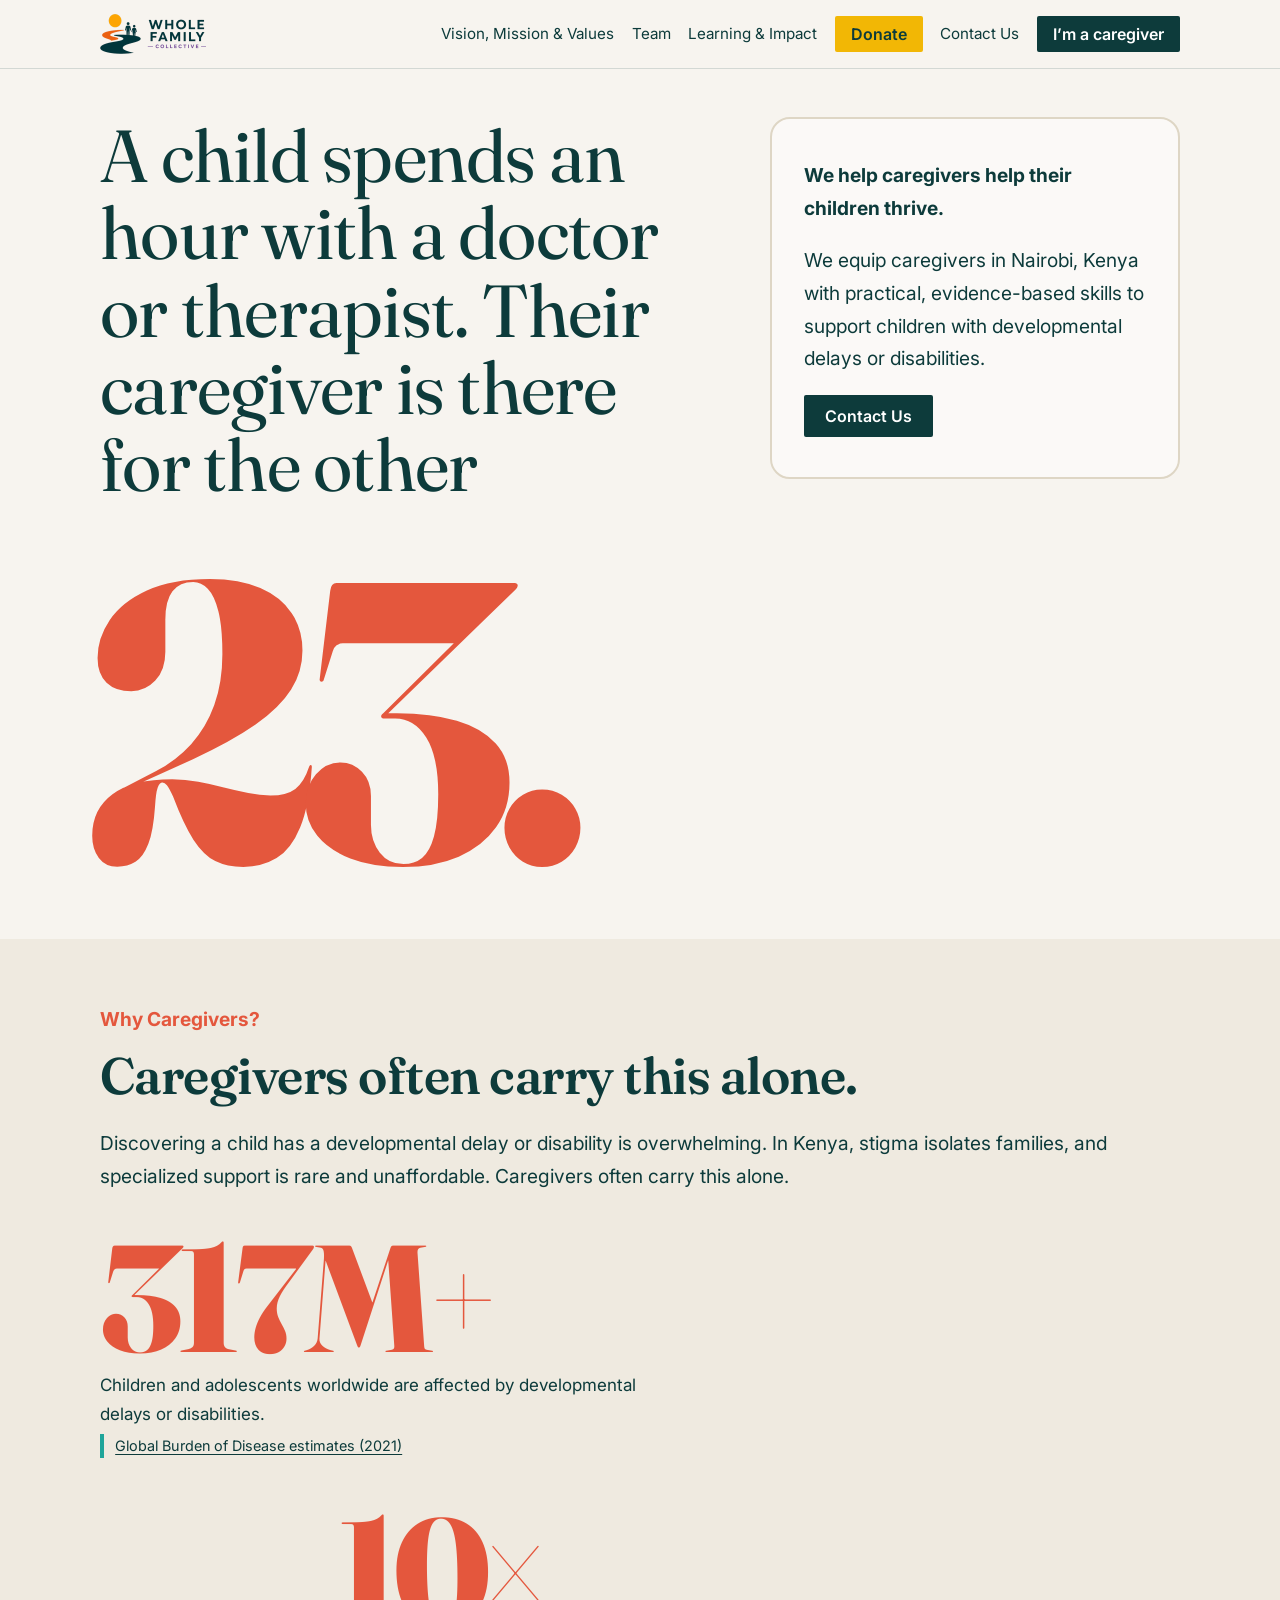
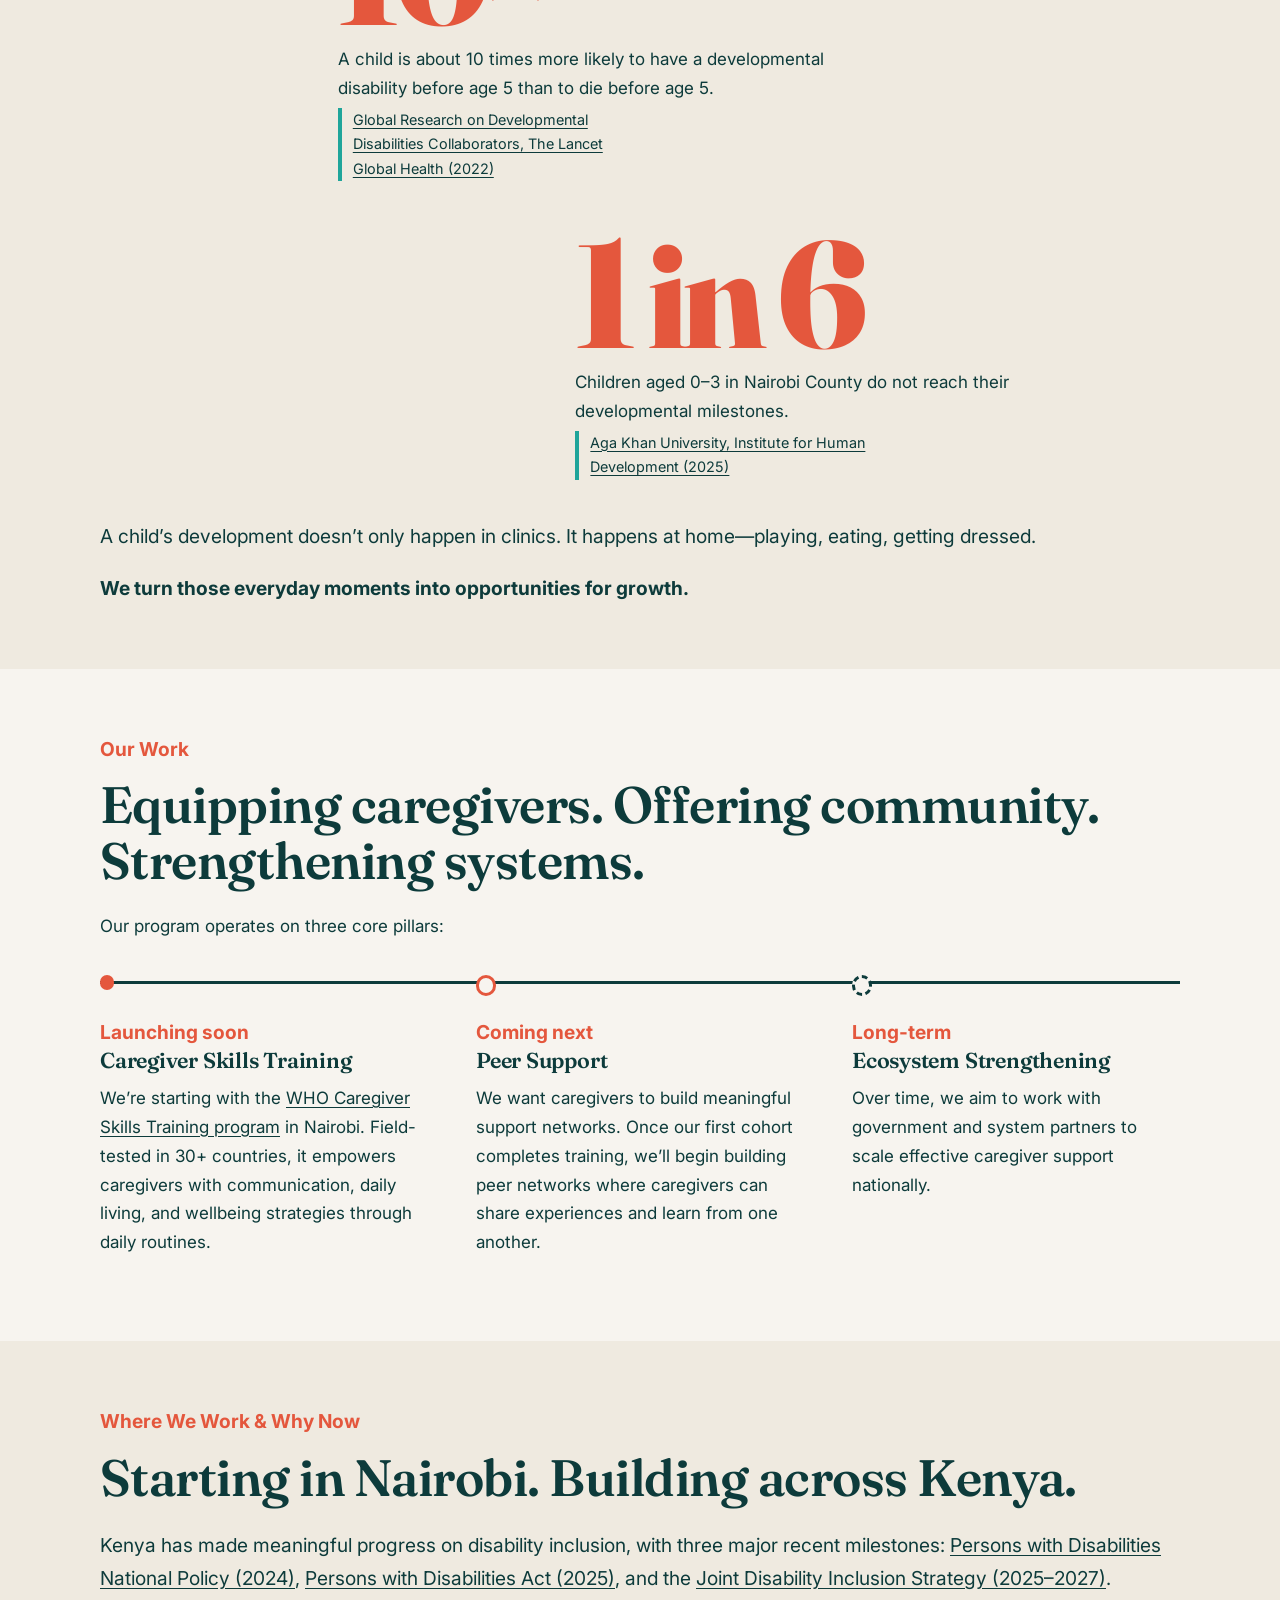
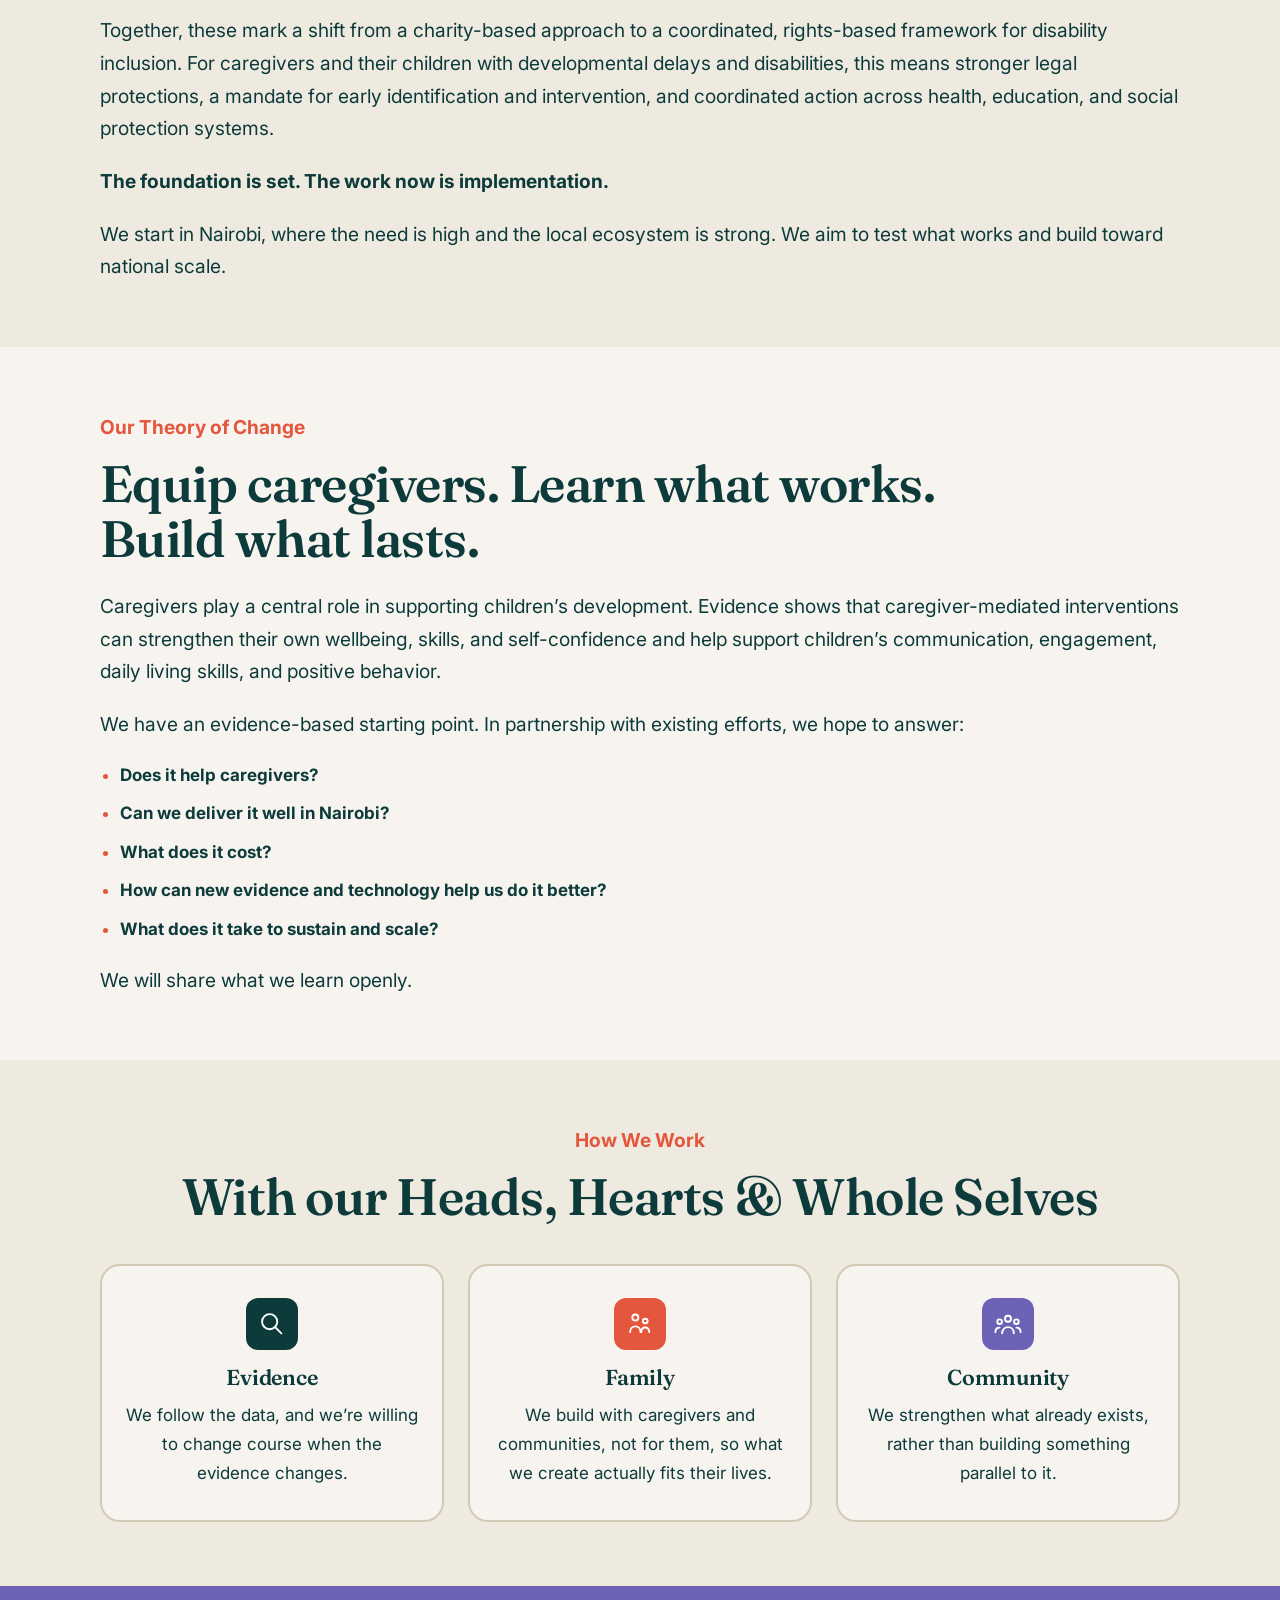
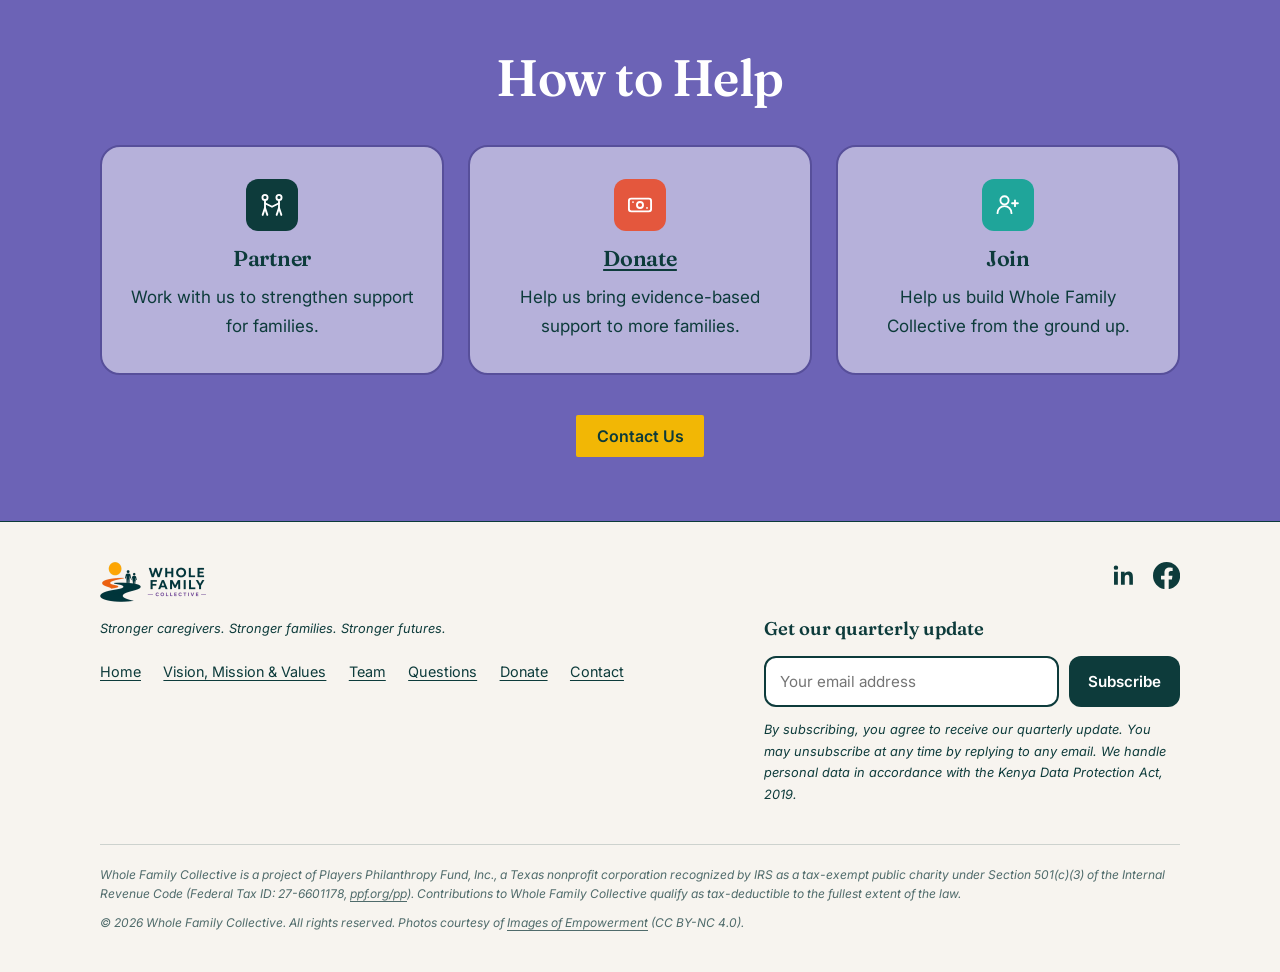
<file: index.html>
<!DOCTYPE html>
<html lang="en">
<head>
<meta charset="utf-8">
<meta name="viewport" content="width=device-width, initial-scale=1">
<link rel="icon" type="image/png" href="images/favicon-256.png">
<title>Whole Family Collective | Stronger caregivers. Stronger families. Stronger futures.</title>
<meta name="description" content="Whole Family Collective equips caregivers of children with developmental delays or disabilities in Kenya with evidence-based skills, community, and support.">
<meta property="og:title" content="Whole Family Collective"><meta property="og:description" content="Stronger caregivers. Stronger families. Stronger futures."><meta name="twitter:card" content="summary_large_image">
<link rel="stylesheet" href="https://fonts.googleapis.com/css2?family=Fraunces:opsz,wght@9..144,400;9..144,600;9..144,800&family=Inter:ital,wght@0,400;0,500;0,600;0,700;1,400&display=swap">
<script type="application/ld+json">{"@context":"https://schema.org","@type":"NGO","name":"Whole Family Collective","url":"https://wholefamilycollective.org/","email":"hello@wholefamilycollective.org","sameAs":["https://www.linkedin.com/company/wholefamilycollective/"]}</script>
<link rel="stylesheet" href="css/brand.css">
</head>
<body>
<a class="skip" href="#main">Skip to content</a>
<header><div class="w">
<a class="logo" href="./" aria-label="Whole Family Collective, home"><img src="images/logo-horizontal.png" alt="Whole Family Collective" width="170" height="40"></a>
<button id="mb" aria-expanded="false" aria-controls="nl">Menu</button>
<nav aria-label="Main"><ul id="nl">
<li><a href="vision/">Vision, Mission &amp; Values</a></li><li><a href="team/">Team</a></li><li><a href="learning/">Learning &amp; Impact</a></li>
<li><a class="cta give" href="donate/">Donate</a></li>
<li><a href="contact/">Contact Us</a></li>
<li><a class="cta" href="caregiver/">I’m a caregiver</a></li></ul></nav>
</div></header>

<main id="main" tabindex="-1">
<section class="hero"><div class="w">
<h1>A child spends an hour with a doctor or therapist. Their caregiver is there for the other <b>23.</b></h1>
<div class="lede card">
<p><strong>We help caregivers help their children thrive.</strong></p>
<p>We equip caregivers in Nairobi, Kenya with practical, evidence-based skills to support children with developmental delays or disabilities.</p>
<p><a class="btn" href="contact/">Contact Us</a></p></div>
</div></section>

<section class="b clay" style="margin-top:4rem"><div class="w">
<div class="wide"><p class="note">Why Caregivers?</p>
<h2>Caregivers often carry this alone.</h2>
<p>Discovering a child has a developmental delay or disability is overwhelming. In Kenya, stigma isolates families, and specialized support is rare and unaffordable. Caregivers often carry this alone.</p></div>
<div class="stats">
<div class="stat"><b>317M+</b><p>Children and adolescents worldwide are affected by developmental delays or disabilities.</p><small><a href="https://www.tandfonline.com/doi/full/10.1080/20473869.2025.2581660">Global Burden of Disease estimates (2021)</a></small></div>
<div class="stat"><b>10×</b><p>A child is about 10 times more likely to have a developmental disability before age 5 than to die before age 5.</p><small><a href="https://www.thelancet.com/journals/langlo/article/PIIS2214-109X(21)00488-5/fulltext">Global Research on Developmental Disabilities Collaborators, The Lancet Global Health (2022)</a></small></div>
<div class="stat"><b>1 in 6</b><p>Children aged 0–3 in Nairobi County do not reach their developmental milestones.</p><small><a href="https://www.aku.edu/ihd/Documents/ECD_Nairobi_Policy_Brief_2025.pdf">Aga Khan University, Institute for Human Development (2025)</a></small></div>
</div>
<div class="wide"><p>A child’s development doesn’t only happen in clinics. It happens at home—playing, eating, getting dressed.</p>
<p><strong>We turn those everyday moments into opportunities for growth.</strong></p></div>
</div></section>

<section class="b" id="pillars"><div class="w">
<p class="note">Our Work</p>
<h2 style="max-width:none">Equipping caregivers. Offering community. Strengthening systems.</h2>
<p>Our program operates on three core pillars:</p>
<div class="path">
<div class="step"><span class="st">Launching soon</span><h3>Caregiver Skills Training</h3><p>We’re starting with the <a href="https://www.who.int/teams/mental-health-and-substance-use/treatment-care/who-caregivers-skills-training-for-families-of-children-with-developmental-delays-and-disorders">WHO Caregiver Skills Training program</a> in Nairobi. Field-tested in 30+ countries, it empowers caregivers with communication, daily living, and wellbeing strategies through daily routines.</p></div>
<div class="step"><span class="st">Coming next</span><h3>Peer Support</h3><p>We want caregivers to build meaningful support networks. Once our first cohort completes training, we’ll begin building peer networks where caregivers can share experiences and learn from one another.</p></div>
<div class="step"><span class="st">Long-term</span><h3>Ecosystem Strengthening</h3><p>Over time, we aim to work with government and system partners to scale effective caregiver support nationally.</p></div>
</div></div></section>

<section class="b clay"><div class="w">
<div class="wide"><p class="note">Where We Work &amp; Why Now</p>
<h2>Starting in Nairobi. Building across Kenya.</h2>
<p>Kenya has made meaningful progress on disability inclusion, with three major recent milestones: <a href="https://ncpwd.go.ke/persons-with-disabilities-national-policy/">Persons with Disabilities National Policy (2024)</a>, <a href="https://new.kenyalaw.org/akn/ke/act/2025/4/eng@2025-05-13">Persons with Disabilities Act (2025)</a>, and the <a href="https://kenya.un.org/en/321667-kenya-joint-disability-inclusion-strategy-2025%E2%80%932027">Joint Disability Inclusion Strategy (2025–2027)</a>.</p>
<p>Together, these mark a shift from a charity-based approach to a coordinated, rights-based framework for disability inclusion. For caregivers and their children with developmental delays and disabilities, this means stronger legal protections, a mandate for early identification and intervention, and coordinated action across health, education, and social protection systems.</p>
<p><strong>The foundation is set. The work now is implementation.</strong></p>
<p>We start in Nairobi, where the need is high and the local ecosystem is strong. We aim to test what works and build toward national scale.</p></div>
</div></section>

<section class="b" id="toc"><div class="w">
<div class="wide"><p class="note">Our Theory of Change</p>
<h2>Equip caregivers. Learn what works.<br>Build what lasts.</h2>
<p>Caregivers play a central role in supporting children’s development. Evidence shows that caregiver-mediated interventions can strengthen their own wellbeing, skills, and self-confidence and help support children’s communication, engagement, daily living skills, and positive behavior.</p>
<p>We have an evidence-based starting point. In partnership with existing efforts, we hope to answer:</p>
<ul class="lst">
<li><strong>Does it help caregivers?</strong></li>
<li><strong>Can we deliver it well in Nairobi?</strong></li>
<li><strong>What does it cost?</strong></li>
<li><strong>How can new evidence and technology help us do it better?</strong></li>
<li><strong>What does it take to sustain and scale?</strong></li>
</ul>
<p>We will share what we learn openly.</p></div>
</div></section>

<section class="b clay"><div class="w mid">
<p class="note">How We Work</p><h2 style="max-width:none">With our Heads, Hearts &amp; Whole Selves</h2>
<div class="cols flat">
<div class="card"><span class="ic navy"><svg viewBox="0 0 24 24" aria-hidden="true" focusable="false"><circle cx="10" cy="10" r="6.5"/><line x1="14.7" y1="14.7" x2="20" y2="20"/></svg></span><h3>Evidence</h3><p>We follow the data, and we’re willing to change course when the evidence changes.</p></div>
<div class="card"><span class="ic coral"><svg viewBox="0 0 24 24" aria-hidden="true" focusable="false"><circle cx="8" cy="6.5" r="2.6"/><path d="M3.5 19c0-3 2-5 4.5-5s4.5 2 4.5 5"/><circle cx="16.5" cy="9.5" r="2"/><path d="M13 19c.2-2.4 1.7-4 3.5-4s3.3 1.6 3.5 4"/></svg></span><h3>Family</h3><p>We build with caregivers and communities, not for them, so what we create actually fits their lives.</p></div>
<div class="card"><span class="ic purple"><svg viewBox="0 0 24 24" aria-hidden="true" focusable="false"><circle cx="12" cy="7.5" r="2.6"/><path d="M7 20c0-3.2 2.1-5.3 5-5.3s5 2.1 5 5.3"/><circle cx="4.8" cy="10" r="2"/><path d="M1.2 19c0-2.3 1.4-3.9 3.6-3.9"/><circle cx="19.2" cy="10" r="2"/><path d="M22.8 19c0-2.3-1.4-3.9-3.6-3.9"/></svg></span><h3>Community</h3><p>We strengthen what already exists, rather than building something parallel to it.</p></div>
</div></div></section>

<section class="b dark"><div class="w mid">
<h2>How to Help</h2>
<div class="cols flat">
<div class="card"><span class="ic navy"><svg viewBox="0 0 24 24" aria-hidden="true" focusable="false"><circle cx="6" cy="5.5" r="2.2"/><circle cx="18" cy="5.5" r="2.2"/><path d="M6 8.5v6M18 8.5v6"/><path d="M6 10.5l6 3 6-3"/><path d="M6 14.5l-2 6M6 14.5l2 6M18 14.5l-2 6M18 14.5l2 6"/></svg></span><h3>Partner</h3><p>Work with us to strengthen support for families.</p></div>
<div class="card"><span class="ic coral"><svg viewBox="0 0 24 24" aria-hidden="true" focusable="false"><rect x="2.5" y="6.5" width="19" height="11" rx="2"/><circle cx="12" cy="12" r="2.6"/><line x1="6" y1="9.5" x2="6" y2="9.5"/><line x1="18" y1="14.5" x2="18" y2="14.5"/></svg></span><h3><a href="donate/">Donate</a></h3><p>Help us bring evidence-based support to more families.</p></div>
<div class="card"><span class="ic teal"><svg viewBox="0 0 24 24" aria-hidden="true" focusable="false"><circle cx="9" cy="8" r="3.5"/><path d="M3 19c0-3.5 2.7-6 6-6s6 2.5 6 6"/><path d="M18 8v5M15.5 10.5h5"/></svg></span><h3>Join</h3><p>Help us build Whole Family Collective from the ground up.</p></div>
</div>
<p style="margin-top:2.5rem"><a class="btn" href="contact/">Contact Us</a></p>
</div></section>
</main>

<footer><div class="w">
<div class="ftop">
<div class="fl">
<p class="logo"><img src="images/logo-horizontal.png" alt="Whole Family Collective" width="106" height="40"></p>
<p class="ftag"><em>Stronger caregivers. Stronger families. Stronger futures.</em></p>
<ul><li><a href="./">Home</a></li><li><a href="vision/">Vision, Mission &amp; Values</a></li><li><a href="team/">Team</a></li><li><a href="questions/">Questions</a></li><li><a href="donate/">Donate</a></li><li><a href="contact/">Contact</a></li></ul>
</div>
<div class="fr">
<ul class="soc"><li><a href="https://www.linkedin.com/company/wholefamilycollective/" target="_blank" rel="noopener" aria-label="Whole Family Collective on LinkedIn"><svg viewBox="0 0 24 24" aria-hidden="true" focusable="false"><path d="M6.94 8.5H3.56V20h3.38V8.5zM5.25 3a1.97 1.97 0 100 3.94 1.97 1.97 0 000-3.94zM20.44 20h-3.37v-5.6c0-1.34-.03-3.06-1.87-3.06-1.87 0-2.16 1.46-2.16 2.96V20H9.67V8.5h3.24v1.57h.05c.45-.85 1.56-1.75 3.2-1.75 3.42 0 4.05 2.25 4.05 5.18V20z"/></svg></a></li><li><a href="https://www.facebook.com/wholefamilycollective" target="_blank" rel="noopener" aria-label="Whole Family Collective on Facebook"><svg viewBox="0 0 24 24" aria-hidden="true" focusable="false"><path d="M24 12.073c0-6.627-5.373-12-12-12s-12 5.373-12 12c0 5.99 4.388 10.954 10.125 11.854v-8.385H7.078v-3.47h3.047V9.43c0-3.007 1.792-4.669 4.533-4.669 1.312 0 2.686.235 2.686.235v2.953H15.83c-1.491 0-1.956.925-1.956 1.874v2.25h3.328l-.532 3.47h-2.796v8.385C19.612 23.027 24 18.062 24 12.073z"/></svg></a></li></ul>
<div class="subscribe" id="subscribe">
<div id="sbf"><p class="sub-h">Get our quarterly update</p>
<form class="sub" action="https://formspree.io/f/mnpaedqv" method="POST">
<input type="hidden" name="_subject" value="Newsletter signup (wholefamilycollective.org)">
<input type="hidden" name="_next" value="https://wholefamilycollective.org/?subscribed=true#subscribe">
<input type="text" name="_gotcha" style="display:none" tabindex="-1" autocomplete="off">
<label class="sr" for="sub-email">Email address</label>
<input id="sub-email" name="email" type="email" required autocomplete="email" placeholder="Your email address">
<button class="btn" type="submit">Subscribe</button></form>
<p class="legal">By subscribing, you agree to receive our quarterly update. You may unsubscribe at any time by replying to any email. We handle personal data in accordance with the Kenya Data Protection Act, 2019.</p></div>
<p class="sub-h" id="sbt" hidden>Thank you for subscribing. We’ll be in touch with our next update.</p>
</div>
</div>
</div>
<div class="fine">
<p>Whole Family Collective is a project of Players Philanthropy Fund, Inc., a Texas nonprofit corporation recognized by IRS as a tax-exempt public charity under Section 501(c)(3) of the Internal Revenue Code (Federal Tax ID: 27-6601178, <a href="https://www.ppf.org/pp">ppf.org/pp</a>). Contributions to Whole Family Collective qualify as tax-deductible to the fullest extent of the law.</p>
<p>© 2026 Whole Family Collective. All rights reserved. Photos courtesy of <a href="https://imagesofempowerment.org">Images of Empowerment</a> (CC BY-NC 4.0).</p>
</div>
</div></footer>

<script>
var nl=document.getElementById("nl"),mb=document.getElementById("mb");
mb.addEventListener("click",function(){var o=nl.classList.toggle("open");mb.setAttribute("aria-expanded",o)});
if(/[?&]subscribed=true/.test(location.search)){document.getElementById("sbf").hidden=true;document.getElementById("sbt").hidden=false}
</script>
</body>
</html>
</file>
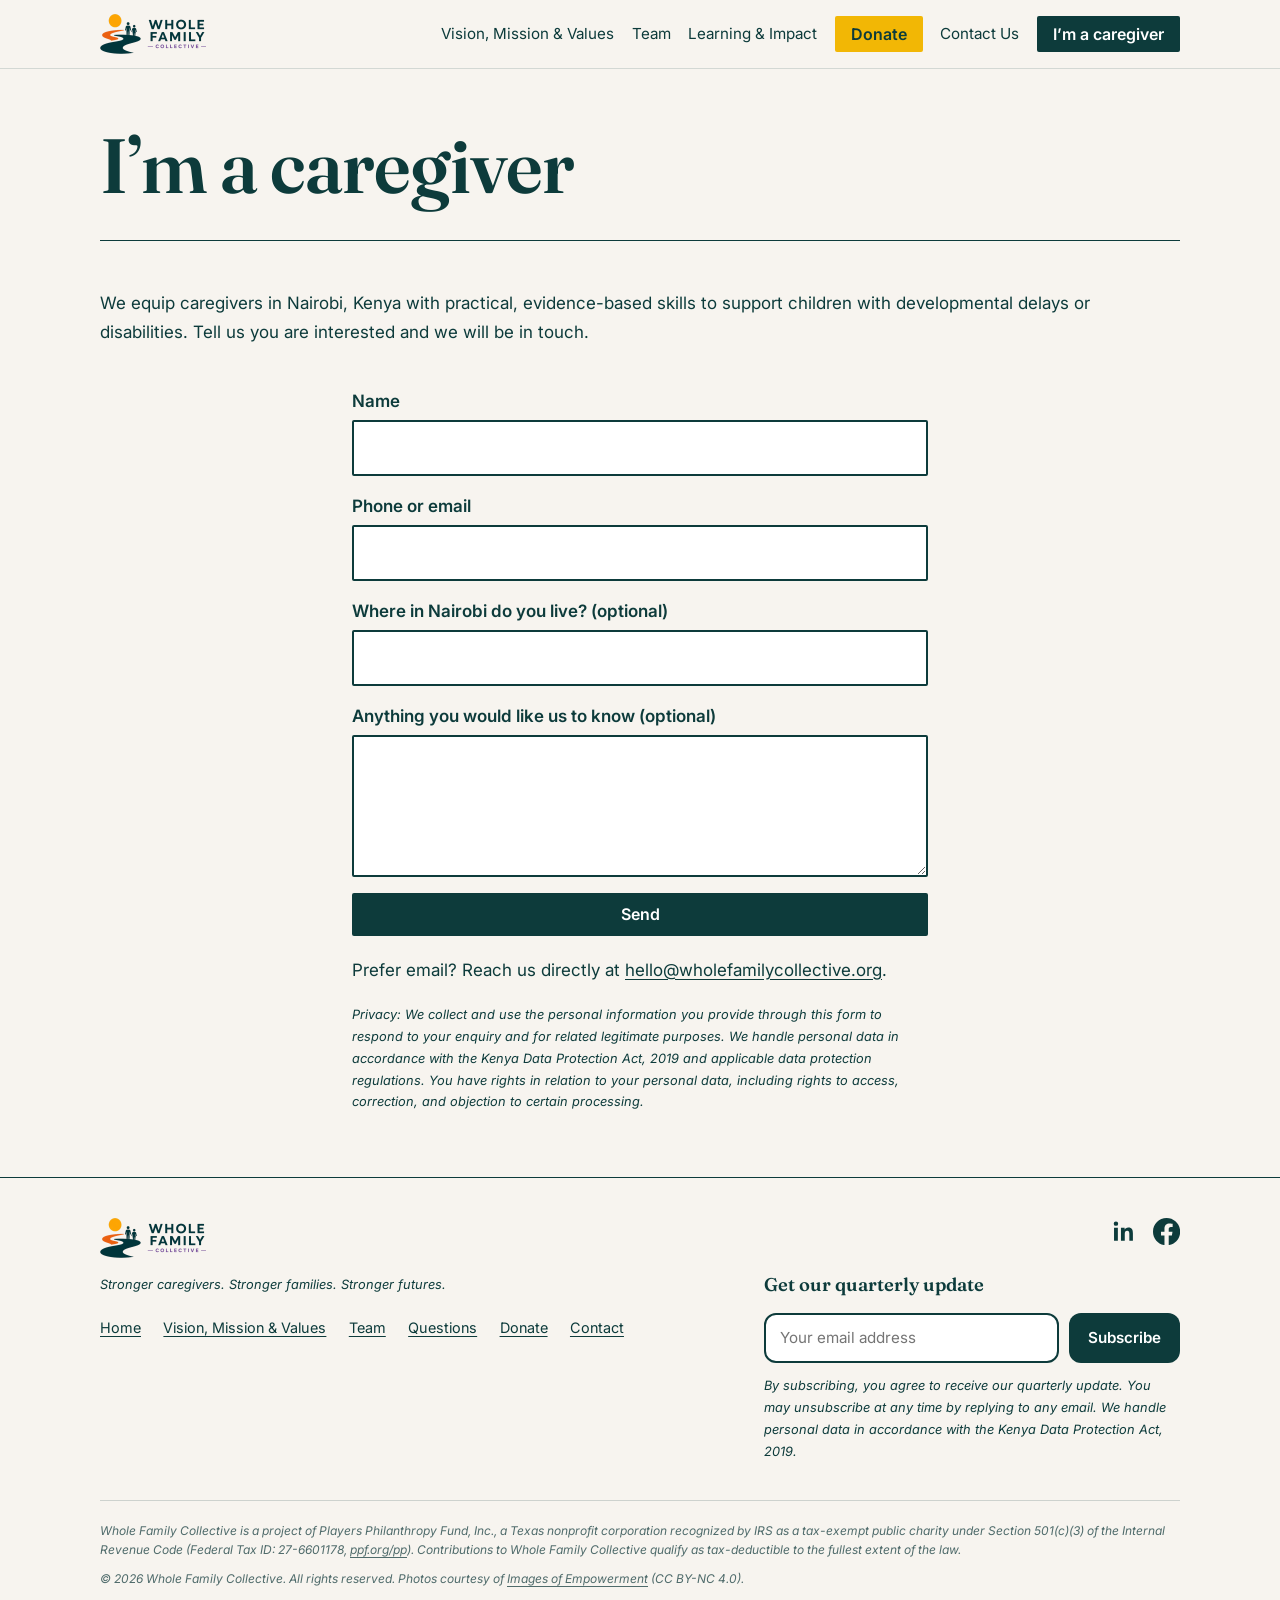
<file: caregiver/index.html>
<!DOCTYPE html>
<html lang="en">
<head>
<meta charset="utf-8">
<meta name="viewport" content="width=device-width, initial-scale=1">
<link rel="icon" type="image/png" href="../images/favicon-256.png">
<title>I’m a caregiver | Whole Family Collective</title>
<meta name="description" content="Caregivers in Nairobi, Kenya: tell us you are interested and we will be in touch.">
<meta property="og:title" content="Whole Family Collective"><meta property="og:description" content="Stronger caregivers. Stronger families. Stronger futures."><meta name="twitter:card" content="summary_large_image">
<link rel="stylesheet" href="https://fonts.googleapis.com/css2?family=Fraunces:opsz,wght@9..144,400;9..144,600;9..144,800&family=Inter:ital,wght@0,400;0,500;0,600;0,700;1,400&display=swap">

<link rel="stylesheet" href="../css/brand.css">
</head>
<body>
<a class="skip" href="#main">Skip to content</a>
<header><div class="w">
<a class="logo" href="../" aria-label="Whole Family Collective, home"><img src="../images/logo-horizontal.png" alt="Whole Family Collective" width="170" height="40"></a>
<button id="mb" aria-expanded="false" aria-controls="nl">Menu</button>
<nav aria-label="Main"><ul id="nl">
<li><a href="../vision/">Vision, Mission &amp; Values</a></li><li><a href="../team/">Team</a></li><li><a href="../learning/">Learning &amp; Impact</a></li>
<li><a class="cta give" href="../donate/">Donate</a></li>
<li><a href="../contact/">Contact Us</a></li>
<li><a class="cta" href="../caregiver/">I’m a caregiver</a></li></ul></nav>
</div></header>

<main id="main" tabindex="-1">
<div class="w ph-head"><h1>I’m a caregiver</h1></div>
<section class="b"><div class="w">
<p>We equip caregivers in Nairobi, Kenya with practical, evidence-based skills to support children with developmental delays or disabilities. Tell us you are interested and we will be in touch.</p>
<div class="ctr"><div id="fb"><form action="https://formspree.io/f/mnpaedqv" method="POST">
<input type="hidden" name="_subject" value="Caregiver interest (wholefamilycollective.org)">
<input type="hidden" name="_next" value="https://wholefamilycollective.org/caregiver/?sent=true">
<input type="text" name="_gotcha" style="display:none" tabindex="-1" autocomplete="off">
<label>Name<input name="name" required autocomplete="name"></label>
<label>Phone or email<input name="contact" required></label>
<label>Where in Nairobi do you live? (optional)<input name="area"></label>
<label>Anything you would like us to know (optional)<textarea name="message" rows="4"></textarea></label>
<button class="btn" type="submit">Send</button></form></div>
<div id="ty" class="card thanks" hidden><h3>Thank you!</h3><p>Thank you for your interest. We’ve received your details and will be in touch soon.</p></div>
<p>Prefer email? Reach us directly at <a href="mailto:hello@wholefamilycollective.org">hello@wholefamilycollective.org</a>.</p>
<p class="legal">Privacy: We collect and use the personal information you provide through this form to respond to your enquiry and for related legitimate purposes. We handle personal data in accordance with the Kenya Data Protection Act, 2019 and applicable data protection regulations. You have rights in relation to your personal data, including rights to access, correction, and objection to certain processing.</p></div>
</div></section>
</main>

<footer><div class="w">
<div class="ftop">
<div class="fl">
<p class="logo"><img src="../images/logo-horizontal.png" alt="Whole Family Collective" width="106" height="40"></p>
<p class="ftag"><em>Stronger caregivers. Stronger families. Stronger futures.</em></p>
<ul><li><a href="../">Home</a></li><li><a href="../vision/">Vision, Mission &amp; Values</a></li><li><a href="../team/">Team</a></li><li><a href="../questions/">Questions</a></li><li><a href="../donate/">Donate</a></li><li><a href="../contact/">Contact</a></li></ul>
</div>
<div class="fr">
<ul class="soc"><li><a href="https://www.linkedin.com/company/wholefamilycollective/" target="_blank" rel="noopener" aria-label="Whole Family Collective on LinkedIn"><svg viewBox="0 0 24 24" aria-hidden="true" focusable="false"><path d="M6.94 8.5H3.56V20h3.38V8.5zM5.25 3a1.97 1.97 0 100 3.94 1.97 1.97 0 000-3.94zM20.44 20h-3.37v-5.6c0-1.34-.03-3.06-1.87-3.06-1.87 0-2.16 1.46-2.16 2.96V20H9.67V8.5h3.24v1.57h.05c.45-.85 1.56-1.75 3.2-1.75 3.42 0 4.05 2.25 4.05 5.18V20z"/></svg></a></li><li><a href="https://www.facebook.com/wholefamilycollective" target="_blank" rel="noopener" aria-label="Whole Family Collective on Facebook"><svg viewBox="0 0 24 24" aria-hidden="true" focusable="false"><path d="M24 12.073c0-6.627-5.373-12-12-12s-12 5.373-12 12c0 5.99 4.388 10.954 10.125 11.854v-8.385H7.078v-3.47h3.047V9.43c0-3.007 1.792-4.669 4.533-4.669 1.312 0 2.686.235 2.686.235v2.953H15.83c-1.491 0-1.956.925-1.956 1.874v2.25h3.328l-.532 3.47h-2.796v8.385C19.612 23.027 24 18.062 24 12.073z"/></svg></a></li></ul>
<div class="subscribe" id="subscribe">
<div id="sbf"><p class="sub-h">Get our quarterly update</p>
<form class="sub" action="https://formspree.io/f/mnpaedqv" method="POST">
<input type="hidden" name="_subject" value="Newsletter signup (wholefamilycollective.org)">
<input type="hidden" name="_next" value="https://wholefamilycollective.org/caregiver/?subscribed=true#subscribe">
<input type="text" name="_gotcha" style="display:none" tabindex="-1" autocomplete="off">
<label class="sr" for="sub-email">Email address</label>
<input id="sub-email" name="email" type="email" required autocomplete="email" placeholder="Your email address">
<button class="btn" type="submit">Subscribe</button></form>
<p class="legal">By subscribing, you agree to receive our quarterly update. You may unsubscribe at any time by replying to any email. We handle personal data in accordance with the Kenya Data Protection Act, 2019.</p></div>
<p class="sub-h" id="sbt" hidden>Thank you for subscribing. We’ll be in touch with our next update.</p>
</div>
</div>
</div>
<div class="fine">
<p>Whole Family Collective is a project of Players Philanthropy Fund, Inc., a Texas nonprofit corporation recognized by IRS as a tax-exempt public charity under Section 501(c)(3) of the Internal Revenue Code (Federal Tax ID: 27-6601178, <a href="https://www.ppf.org/pp">ppf.org/pp</a>). Contributions to Whole Family Collective qualify as tax-deductible to the fullest extent of the law.</p>
<p>© 2026 Whole Family Collective. All rights reserved. Photos courtesy of <a href="https://imagesofempowerment.org">Images of Empowerment</a> (CC BY-NC 4.0).</p>
</div>
</div></footer>

<script>
var nl=document.getElementById("nl"),mb=document.getElementById("mb");
mb.addEventListener("click",function(){var o=nl.classList.toggle("open");mb.setAttribute("aria-expanded",o)});
if(/[?&]sent=true/.test(location.search)){document.getElementById("fb").hidden=true;document.getElementById("ty").hidden=false}
if(/[?&]subscribed=true/.test(location.search)){document.getElementById("sbf").hidden=true;document.getElementById("sbt").hidden=false}
</script>
</body>
</html>
</file>
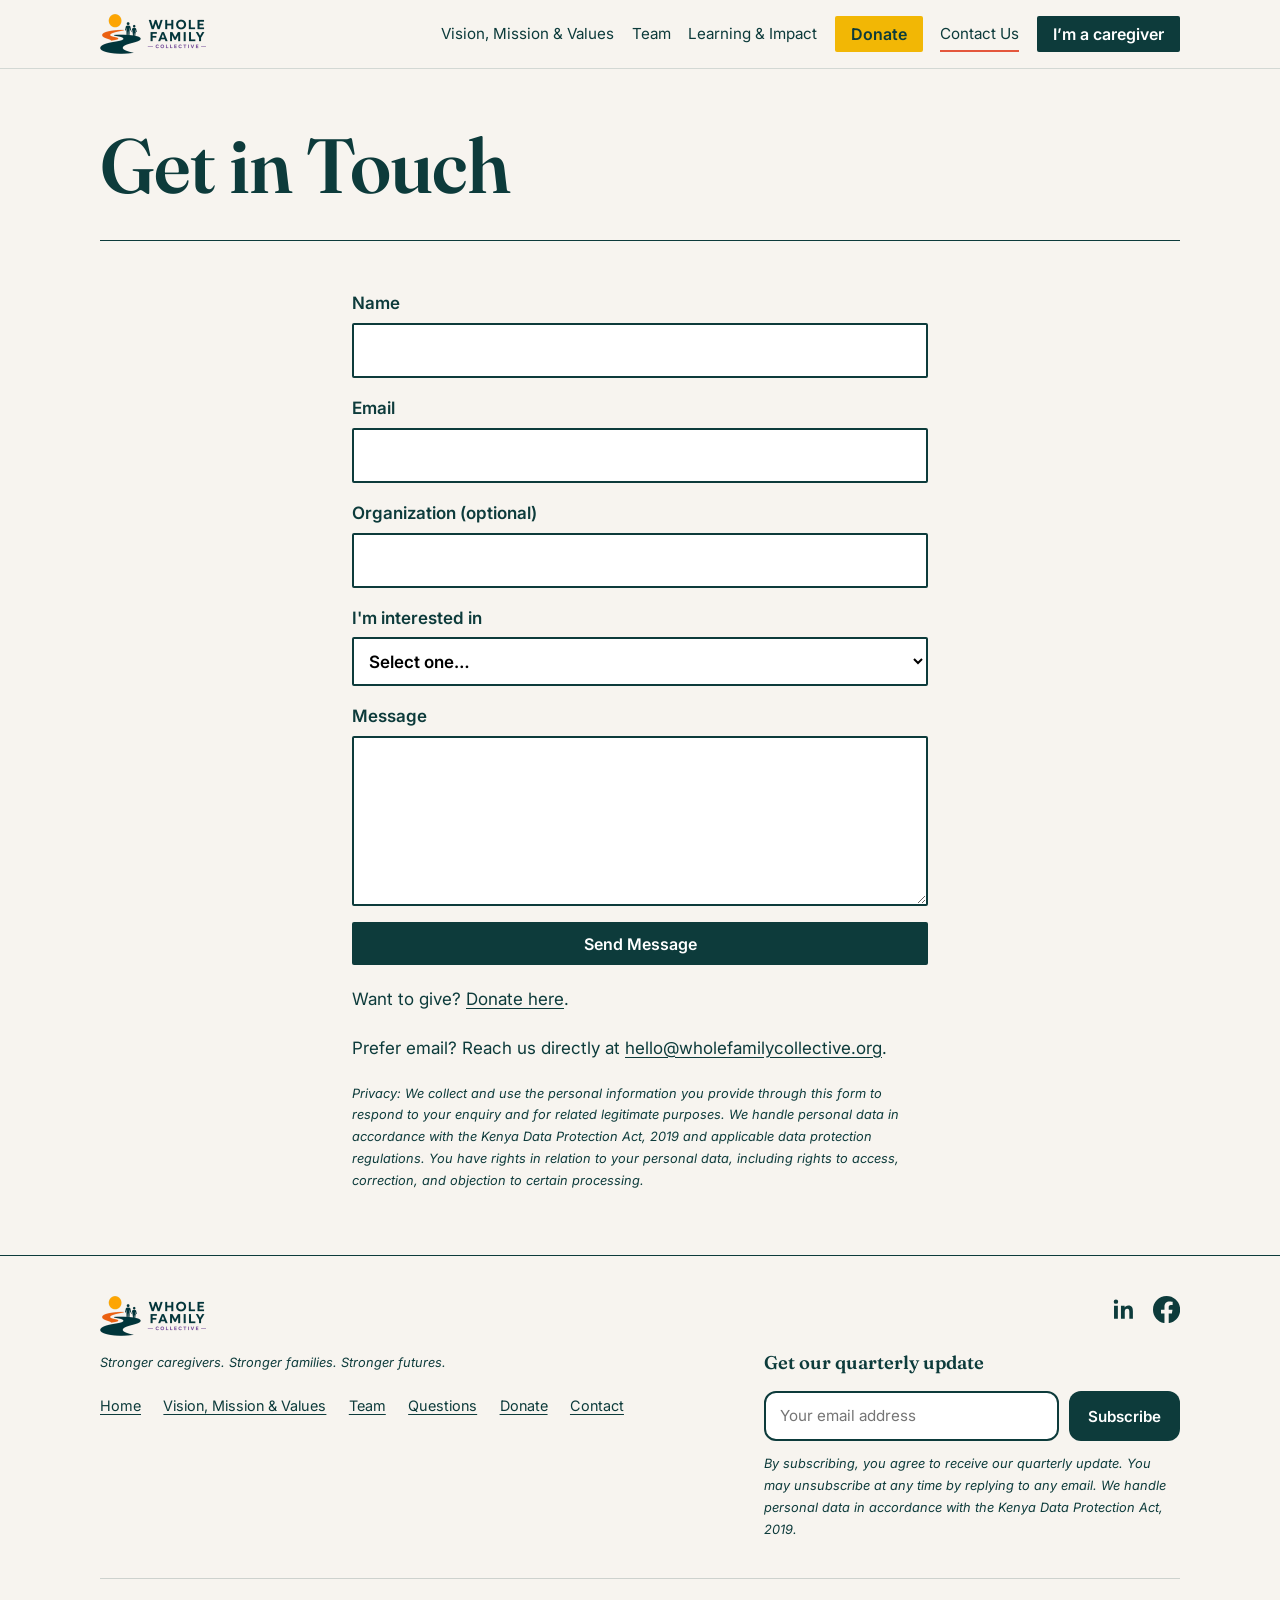
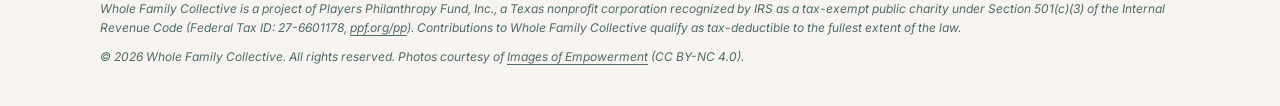
<file: contact/index.html>
<!DOCTYPE html>
<html lang="en">
<head>
<meta charset="utf-8">
<meta name="viewport" content="width=device-width, initial-scale=1">
<link rel="icon" type="image/png" href="../images/favicon-256.png">
<title>Contact | Whole Family Collective</title>
<meta name="description" content="Get in touch with Whole Family Collective to partner, support our work, volunteer, or join our team.">
<meta property="og:title" content="Whole Family Collective"><meta property="og:description" content="Stronger caregivers. Stronger families. Stronger futures."><meta name="twitter:card" content="summary_large_image">
<link rel="stylesheet" href="https://fonts.googleapis.com/css2?family=Fraunces:opsz,wght@9..144,400;9..144,600;9..144,800&family=Inter:ital,wght@0,400;0,500;0,600;0,700;1,400&display=swap">

<link rel="stylesheet" href="../css/brand.css">
</head>
<body>
<a class="skip" href="#main">Skip to content</a>
<header><div class="w">
<a class="logo" href="../" aria-label="Whole Family Collective, home"><img src="../images/logo-horizontal.png" alt="Whole Family Collective" width="170" height="40"></a>
<button id="mb" aria-expanded="false" aria-controls="nl">Menu</button>
<nav aria-label="Main"><ul id="nl">
<li><a href="../vision/">Vision, Mission &amp; Values</a></li><li><a href="../team/">Team</a></li><li><a href="../learning/">Learning &amp; Impact</a></li>
<li><a class="cta give" href="../donate/">Donate</a></li>
<li><a href="../contact/" aria-current="page">Contact Us</a></li>
<li><a class="cta" href="../caregiver/">I’m a caregiver</a></li></ul></nav>
</div></header>

<main id="main" tabindex="-1">
<div class="w ph-head"><h1>Get in Touch</h1></div>
<section class="b"><div class="w">
<div class="ctr"><div id="fb"><form action="https://formspree.io/f/mnpaedqv" method="POST">
<input type="hidden" name="_subject" value="New message from wholefamilycollective.org">
<input type="hidden" name="_next" value="https://wholefamilycollective.org/contact/?sent=true">
<input type="text" name="_gotcha" style="display:none" tabindex="-1" autocomplete="off">
<label>Name<input name="name" required autocomplete="name"></label>
<label>Email<input name="email" type="email" required autocomplete="email"></label>
<label>Organization (optional)<input name="organization" autocomplete="organization"></label>
<label>I'm interested in<select name="interest" required><option value="">Select one…</option><option>Partnering</option><option>Donating</option><option>Volunteering</option><option>Joining the team</option><option>Something else</option></select></label>
<label>Message<textarea name="message" rows="5" required></textarea></label>
<button class="btn" type="submit">Send Message</button></form></div>
<div id="ty" class="card thanks" hidden><h3>Thank you!</h3><p>We’ve received your message and will get back to you soon.</p></div>
<p>Want to give? <a href="../donate/">Donate here</a>.</p>
<p>Prefer email? Reach us directly at <a href="mailto:hello@wholefamilycollective.org">hello@wholefamilycollective.org</a>.</p>
<p class="legal">Privacy: We collect and use the personal information you provide through this form to respond to your enquiry and for related legitimate purposes. We handle personal data in accordance with the Kenya Data Protection Act, 2019 and applicable data protection regulations. You have rights in relation to your personal data, including rights to access, correction, and objection to certain processing.</p>
</div></div></section>
</main>

<footer><div class="w">
<div class="ftop">
<div class="fl">
<p class="logo"><img src="../images/logo-horizontal.png" alt="Whole Family Collective" width="106" height="40"></p>
<p class="ftag"><em>Stronger caregivers. Stronger families. Stronger futures.</em></p>
<ul><li><a href="../">Home</a></li><li><a href="../vision/">Vision, Mission &amp; Values</a></li><li><a href="../team/">Team</a></li><li><a href="../questions/">Questions</a></li><li><a href="../donate/">Donate</a></li><li><a href="../contact/">Contact</a></li></ul>
</div>
<div class="fr">
<ul class="soc"><li><a href="https://www.linkedin.com/company/wholefamilycollective/" target="_blank" rel="noopener" aria-label="Whole Family Collective on LinkedIn"><svg viewBox="0 0 24 24" aria-hidden="true" focusable="false"><path d="M6.94 8.5H3.56V20h3.38V8.5zM5.25 3a1.97 1.97 0 100 3.94 1.97 1.97 0 000-3.94zM20.44 20h-3.37v-5.6c0-1.34-.03-3.06-1.87-3.06-1.87 0-2.16 1.46-2.16 2.96V20H9.67V8.5h3.24v1.57h.05c.45-.85 1.56-1.75 3.2-1.75 3.42 0 4.05 2.25 4.05 5.18V20z"/></svg></a></li><li><a href="https://www.facebook.com/wholefamilycollective" target="_blank" rel="noopener" aria-label="Whole Family Collective on Facebook"><svg viewBox="0 0 24 24" aria-hidden="true" focusable="false"><path d="M24 12.073c0-6.627-5.373-12-12-12s-12 5.373-12 12c0 5.99 4.388 10.954 10.125 11.854v-8.385H7.078v-3.47h3.047V9.43c0-3.007 1.792-4.669 4.533-4.669 1.312 0 2.686.235 2.686.235v2.953H15.83c-1.491 0-1.956.925-1.956 1.874v2.25h3.328l-.532 3.47h-2.796v8.385C19.612 23.027 24 18.062 24 12.073z"/></svg></a></li></ul>
<div class="subscribe" id="subscribe">
<div id="sbf"><p class="sub-h">Get our quarterly update</p>
<form class="sub" action="https://formspree.io/f/mnpaedqv" method="POST">
<input type="hidden" name="_subject" value="Newsletter signup (wholefamilycollective.org)">
<input type="hidden" name="_next" value="https://wholefamilycollective.org/contact/?subscribed=true#subscribe">
<input type="text" name="_gotcha" style="display:none" tabindex="-1" autocomplete="off">
<label class="sr" for="sub-email">Email address</label>
<input id="sub-email" name="email" type="email" required autocomplete="email" placeholder="Your email address">
<button class="btn" type="submit">Subscribe</button></form>
<p class="legal">By subscribing, you agree to receive our quarterly update. You may unsubscribe at any time by replying to any email. We handle personal data in accordance with the Kenya Data Protection Act, 2019.</p></div>
<p class="sub-h" id="sbt" hidden>Thank you for subscribing. We’ll be in touch with our next update.</p>
</div>
</div>
</div>
<div class="fine">
<p>Whole Family Collective is a project of Players Philanthropy Fund, Inc., a Texas nonprofit corporation recognized by IRS as a tax-exempt public charity under Section 501(c)(3) of the Internal Revenue Code (Federal Tax ID: 27-6601178, <a href="https://www.ppf.org/pp">ppf.org/pp</a>). Contributions to Whole Family Collective qualify as tax-deductible to the fullest extent of the law.</p>
<p>© 2026 Whole Family Collective. All rights reserved. Photos courtesy of <a href="https://imagesofempowerment.org">Images of Empowerment</a> (CC BY-NC 4.0).</p>
</div>
</div></footer>

<script>
var nl=document.getElementById("nl"),mb=document.getElementById("mb");
mb.addEventListener("click",function(){var o=nl.classList.toggle("open");mb.setAttribute("aria-expanded",o)});
if(/[?&]sent=true/.test(location.search)){document.getElementById("fb").hidden=true;document.getElementById("ty").hidden=false}
if(/[?&]subscribed=true/.test(location.search)){document.getElementById("sbf").hidden=true;document.getElementById("sbt").hidden=false}
</script>
</body>
</html>
</file>
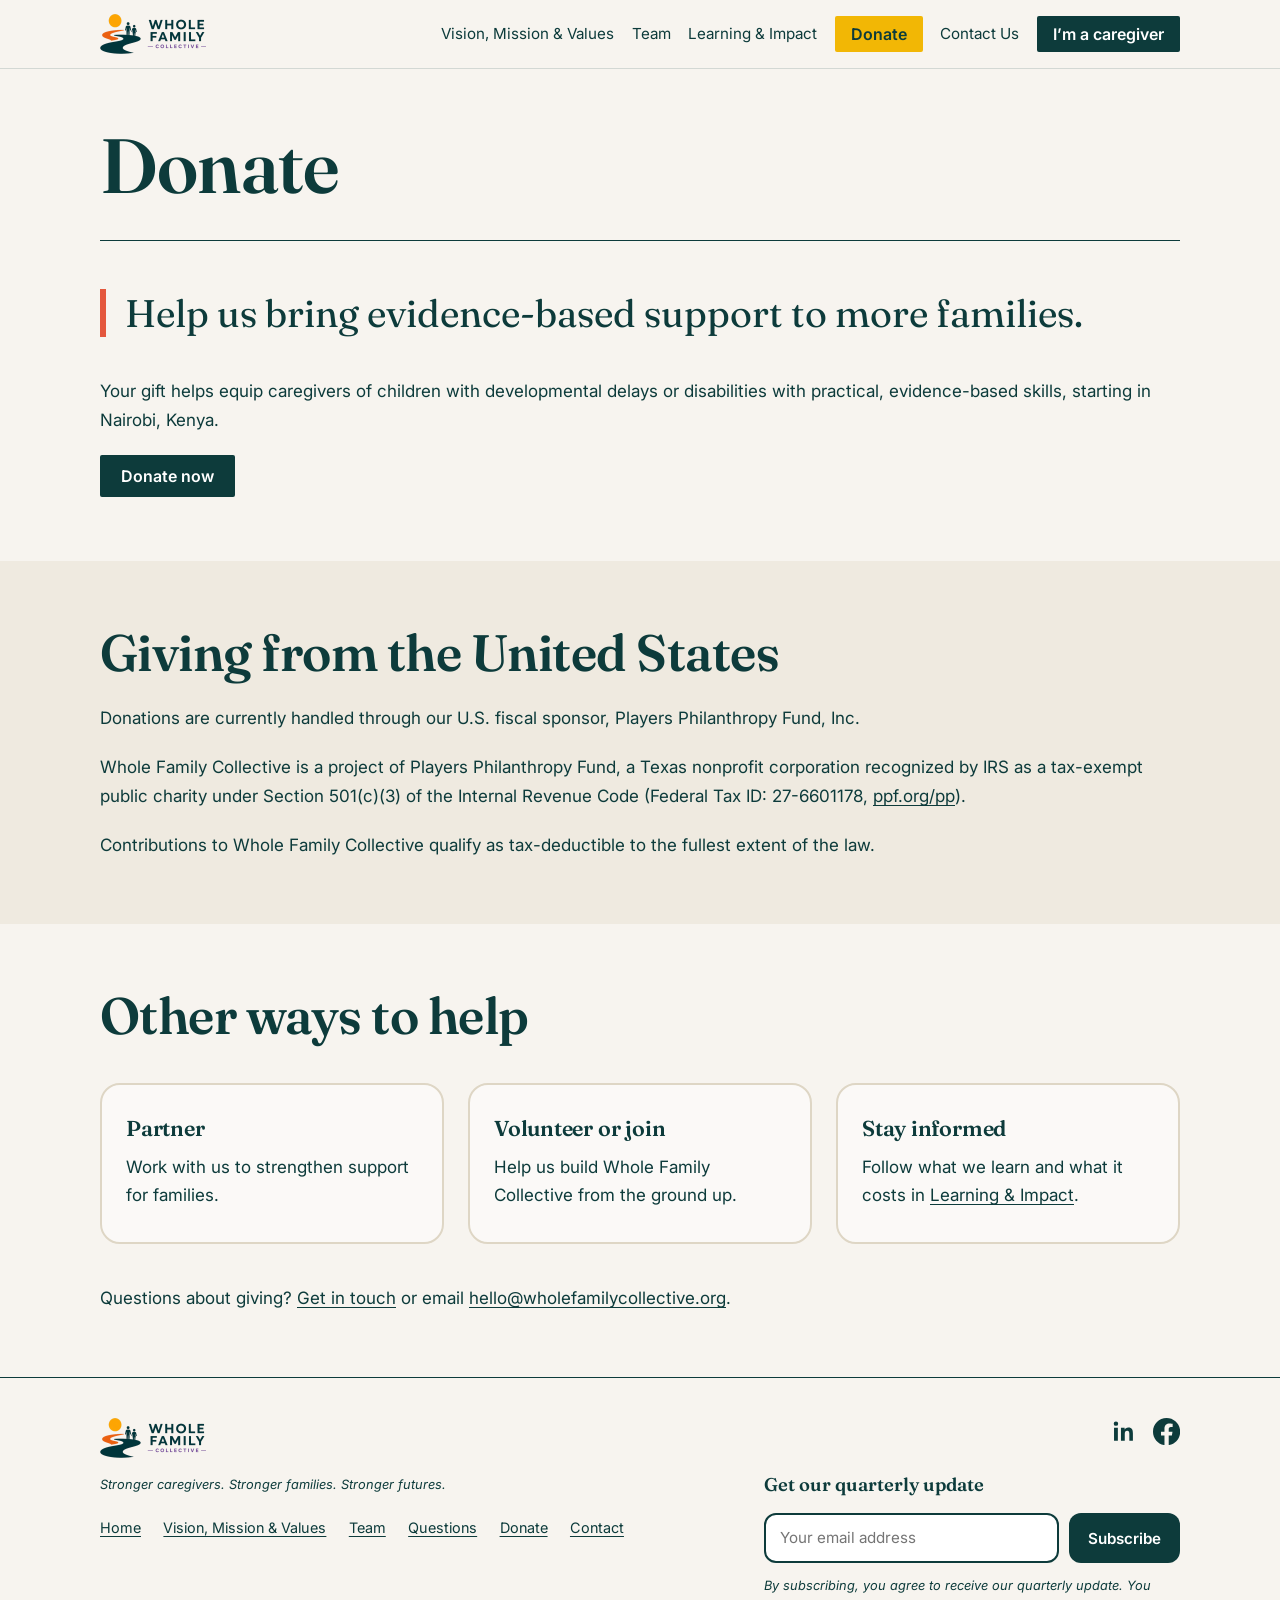
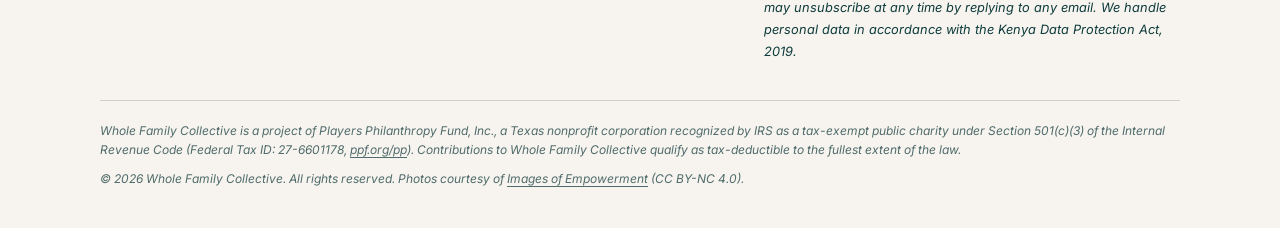
<file: donate/index.html>
<!DOCTYPE html>
<html lang="en">
<head>
<meta charset="utf-8">
<meta name="viewport" content="width=device-width, initial-scale=1">
<link rel="icon" type="image/png" href="../images/favicon-256.png">
<title>Donate | Whole Family Collective</title>
<meta name="description" content="Support Whole Family Collective. Gifts are tax-deductible to the fullest extent of the law through our fiscal sponsor, Players Philanthropy Fund.">
<meta property="og:title" content="Whole Family Collective"><meta property="og:description" content="Stronger caregivers. Stronger families. Stronger futures."><meta name="twitter:card" content="summary_large_image">
<link rel="stylesheet" href="https://fonts.googleapis.com/css2?family=Fraunces:opsz,wght@9..144,400;9..144,600;9..144,800&family=Inter:ital,wght@0,400;0,500;0,600;0,700;1,400&display=swap">

<link rel="stylesheet" href="../css/brand.css">
</head>
<body>
<a class="skip" href="#main">Skip to content</a>
<header><div class="w">
<a class="logo" href="../" aria-label="Whole Family Collective, home"><img src="../images/logo-horizontal.png" alt="Whole Family Collective" width="170" height="40"></a>
<button id="mb" aria-expanded="false" aria-controls="nl">Menu</button>
<nav aria-label="Main"><ul id="nl">
<li><a href="../vision/">Vision, Mission &amp; Values</a></li><li><a href="../team/">Team</a></li><li><a href="../learning/">Learning &amp; Impact</a></li>
<li><a class="cta give" href="../donate/" aria-current="page">Donate</a></li>
<li><a href="../contact/">Contact Us</a></li>
<li><a class="cta" href="../caregiver/">I’m a caregiver</a></li></ul></nav>
</div></header>

<main id="main" tabindex="-1">
<div class="w ph-head"><h1>Donate</h1></div>
<section class="b"><div class="w">
<p class="quote">Help us bring evidence-based support to more families.</p>
<p>Your gift helps equip caregivers of children with developmental delays or disabilities with practical, evidence-based skills, starting in Nairobi, Kenya.</p>
<p><a class="btn" href="https://secure.givelively.org/donate/players-philanthropy-fund/whole-family-collective" target="_blank" rel="noopener">Donate now</a></p>
</div></section>

<section class="b clay"><div class="w">
<h2>Giving from the United States</h2>
<p>Donations are currently handled through our U.S. fiscal sponsor, Players Philanthropy Fund, Inc.</p>
<p>Whole Family Collective is a project of Players Philanthropy Fund, a Texas nonprofit corporation recognized by IRS as a tax-exempt public charity under Section 501(c)(3) of the Internal Revenue Code (Federal Tax ID: 27-6601178, <a href="https://www.ppf.org/pp" target="_blank" rel="noopener">ppf.org/pp</a>).</p>
<p>Contributions to Whole Family Collective qualify as tax-deductible to the fullest extent of the law.</p>
</div></section>

<section class="b"><div class="w">
<h2>Other ways to help</h2>
<div class="cols c3">
<div class="card"><h3>Partner</h3><p>Work with us to strengthen support for families.</p></div>
<div class="card"><h3>Volunteer or join</h3><p>Help us build Whole Family Collective from the ground up.</p></div>
<div class="card"><h3>Stay informed</h3><p>Follow what we learn and what it costs in <a href="../learning/">Learning &amp; Impact</a>.</p></div>
</div>
<p>Questions about giving? <a href="../contact/">Get in touch</a> or email <a href="mailto:hello@wholefamilycollective.org">hello@wholefamilycollective.org</a>.</p>
</div></section>
</main>

<footer><div class="w">
<div class="ftop">
<div class="fl">
<p class="logo"><img src="../images/logo-horizontal.png" alt="Whole Family Collective" width="106" height="40"></p>
<p class="ftag"><em>Stronger caregivers. Stronger families. Stronger futures.</em></p>
<ul><li><a href="../">Home</a></li><li><a href="../vision/">Vision, Mission &amp; Values</a></li><li><a href="../team/">Team</a></li><li><a href="../questions/">Questions</a></li><li><a href="../donate/">Donate</a></li><li><a href="../contact/">Contact</a></li></ul>
</div>
<div class="fr">
<ul class="soc"><li><a href="https://www.linkedin.com/company/wholefamilycollective/" target="_blank" rel="noopener" aria-label="Whole Family Collective on LinkedIn"><svg viewBox="0 0 24 24" aria-hidden="true" focusable="false"><path d="M6.94 8.5H3.56V20h3.38V8.5zM5.25 3a1.97 1.97 0 100 3.94 1.97 1.97 0 000-3.94zM20.44 20h-3.37v-5.6c0-1.34-.03-3.06-1.87-3.06-1.87 0-2.16 1.46-2.16 2.96V20H9.67V8.5h3.24v1.57h.05c.45-.85 1.56-1.75 3.2-1.75 3.42 0 4.05 2.25 4.05 5.18V20z"/></svg></a></li><li><a href="https://www.facebook.com/wholefamilycollective" target="_blank" rel="noopener" aria-label="Whole Family Collective on Facebook"><svg viewBox="0 0 24 24" aria-hidden="true" focusable="false"><path d="M24 12.073c0-6.627-5.373-12-12-12s-12 5.373-12 12c0 5.99 4.388 10.954 10.125 11.854v-8.385H7.078v-3.47h3.047V9.43c0-3.007 1.792-4.669 4.533-4.669 1.312 0 2.686.235 2.686.235v2.953H15.83c-1.491 0-1.956.925-1.956 1.874v2.25h3.328l-.532 3.47h-2.796v8.385C19.612 23.027 24 18.062 24 12.073z"/></svg></a></li></ul>
<div class="subscribe" id="subscribe">
<div id="sbf"><p class="sub-h">Get our quarterly update</p>
<form class="sub" action="https://formspree.io/f/mnpaedqv" method="POST">
<input type="hidden" name="_subject" value="Newsletter signup (wholefamilycollective.org)">
<input type="hidden" name="_next" value="https://wholefamilycollective.org/contact/?subscribed=true#subscribe">
<input type="text" name="_gotcha" style="display:none" tabindex="-1" autocomplete="off">
<label class="sr" for="sub-email">Email address</label>
<input id="sub-email" name="email" type="email" required autocomplete="email" placeholder="Your email address">
<button class="btn" type="submit">Subscribe</button></form>
<p class="legal">By subscribing, you agree to receive our quarterly update. You may unsubscribe at any time by replying to any email. We handle personal data in accordance with the Kenya Data Protection Act, 2019.</p></div>
<p class="sub-h" id="sbt" hidden>Thank you for subscribing. We’ll be in touch with our next update.</p>
</div>
</div>
</div>
<div class="fine">
<p>Whole Family Collective is a project of Players Philanthropy Fund, Inc., a Texas nonprofit corporation recognized by IRS as a tax-exempt public charity under Section 501(c)(3) of the Internal Revenue Code (Federal Tax ID: 27-6601178, <a href="https://www.ppf.org/pp">ppf.org/pp</a>). Contributions to Whole Family Collective qualify as tax-deductible to the fullest extent of the law.</p>
<p>© 2026 Whole Family Collective. All rights reserved. Photos courtesy of <a href="https://imagesofempowerment.org">Images of Empowerment</a> (CC BY-NC 4.0).</p>
</div>
</div></footer>

<script>
var nl=document.getElementById("nl"),mb=document.getElementById("mb");
mb.addEventListener("click",function(){var o=nl.classList.toggle("open");mb.setAttribute("aria-expanded",o)});
if(/[?&]subscribed=true/.test(location.search)){document.getElementById("sbf").hidden=true;document.getElementById("sbt").hidden=false}
</script>
</body>
</html>
</file>
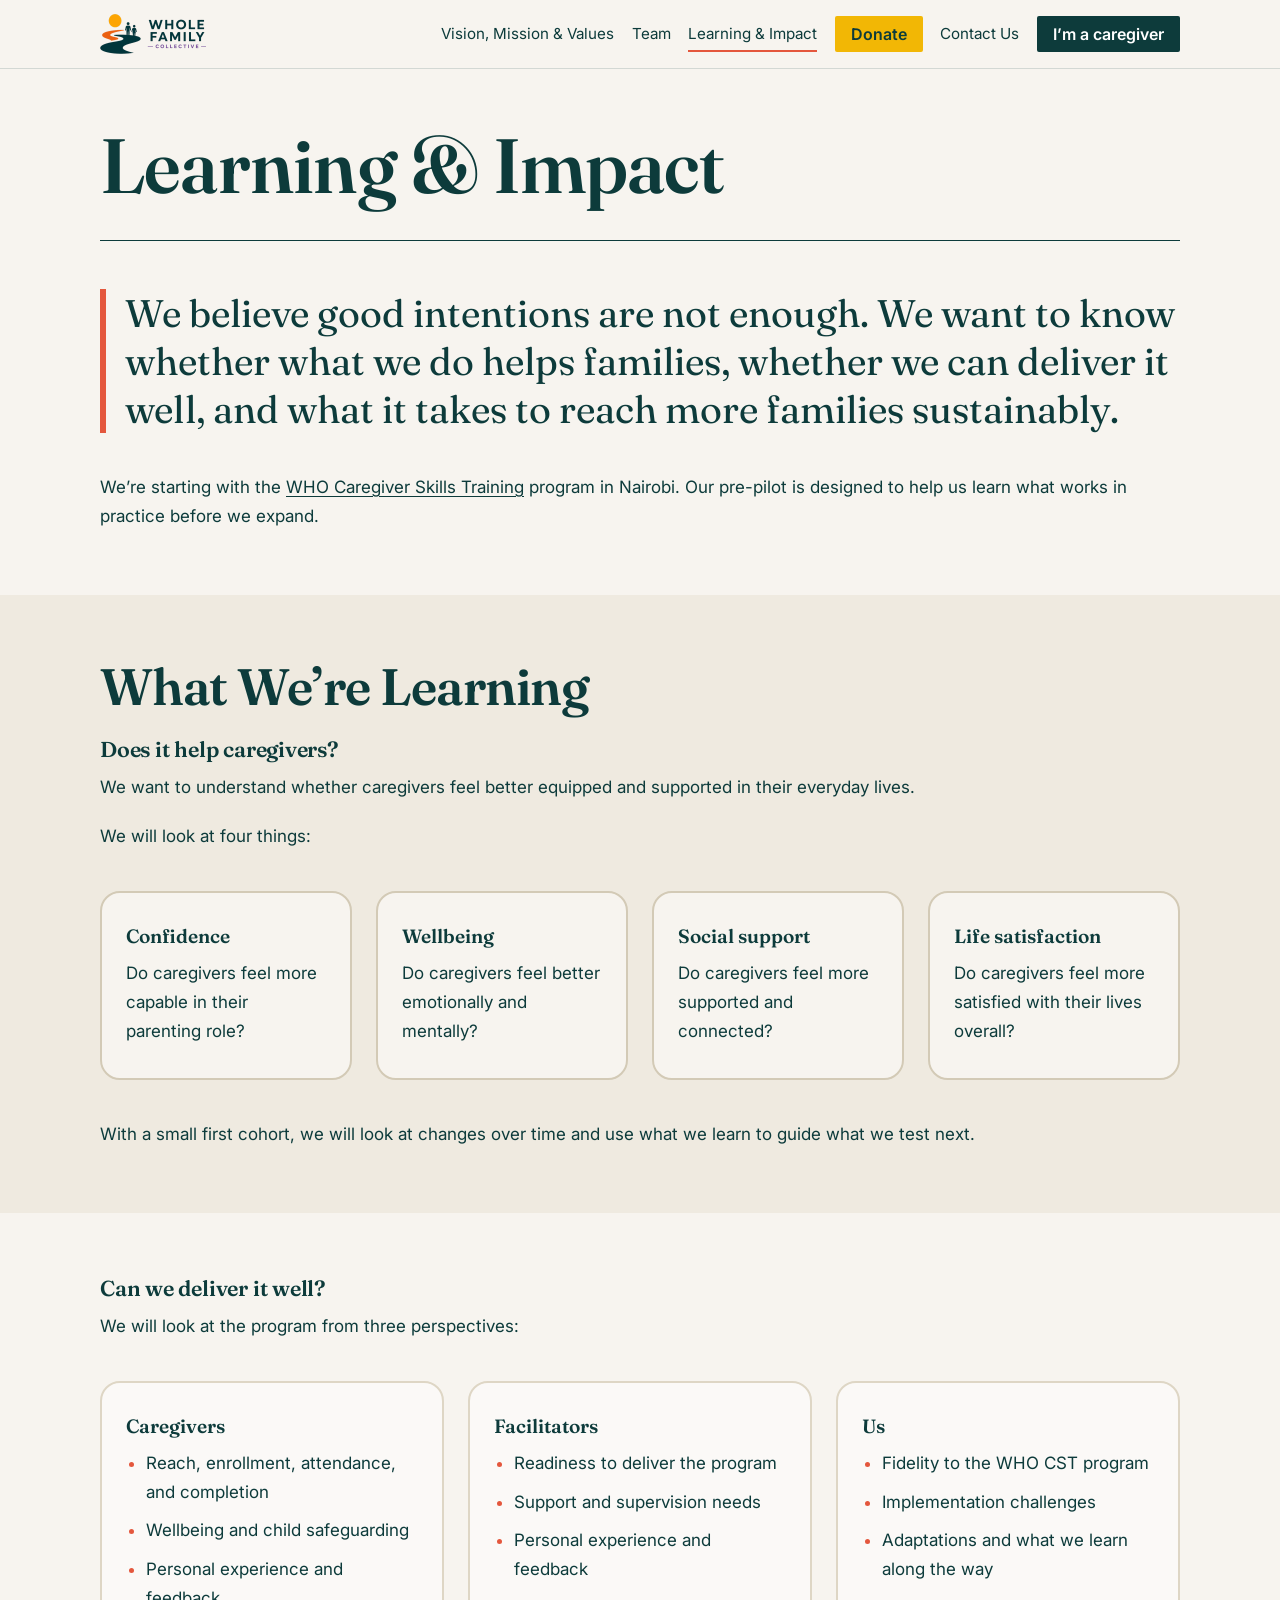
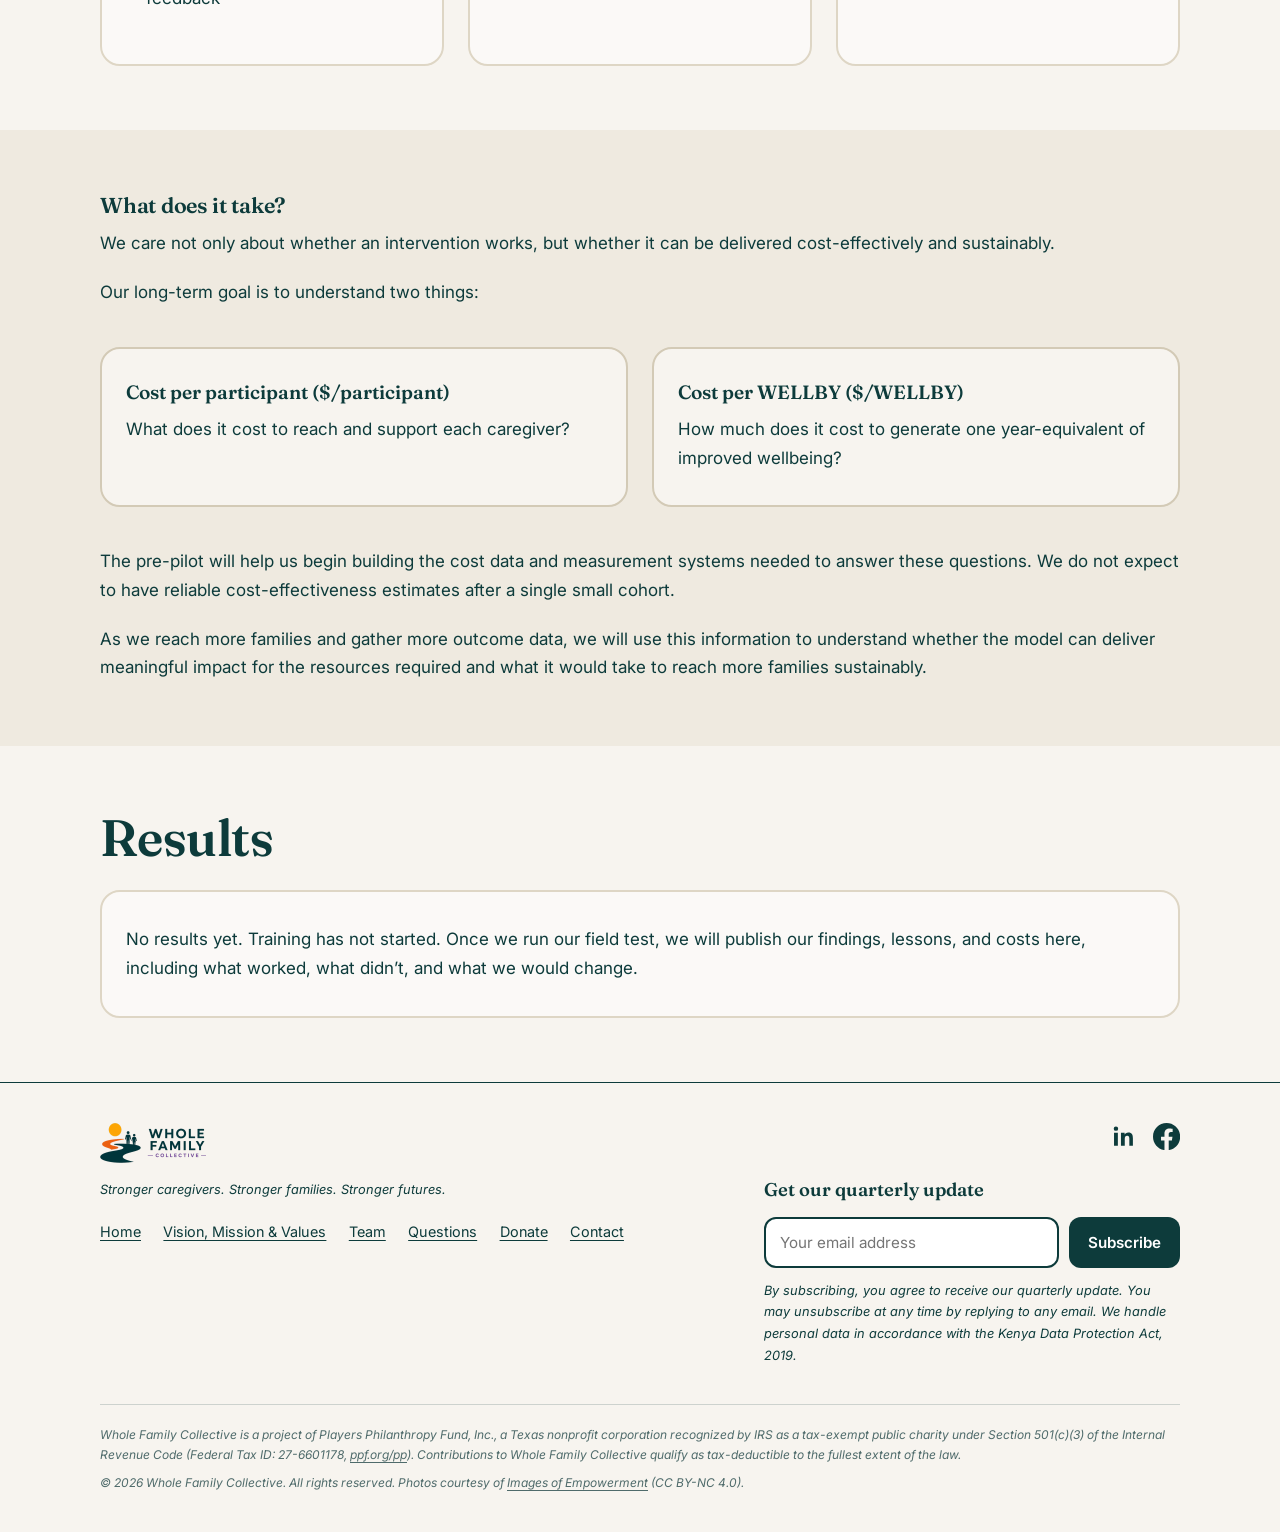
<file: learning/index.html>
<!DOCTYPE html>
<html lang="en">
<head>
<meta charset="utf-8">
<meta name="viewport" content="width=device-width, initial-scale=1">
<link rel="icon" type="image/png" href="../images/favicon-256.png">
<title>Learning &amp; Impact | Whole Family Collective</title>
<meta name="description" content="What we are learning, how we measure it, and what it takes to reach more families sustainably.">
<meta property="og:title" content="Whole Family Collective"><meta property="og:description" content="Stronger caregivers. Stronger families. Stronger futures."><meta name="twitter:card" content="summary_large_image">
<link rel="stylesheet" href="https://fonts.googleapis.com/css2?family=Fraunces:opsz,wght@9..144,400;9..144,600;9..144,800&family=Inter:ital,wght@0,400;0,500;0,600;0,700;1,400&display=swap">

<link rel="stylesheet" href="../css/brand.css">
</head>
<body>
<a class="skip" href="#main">Skip to content</a>
<header><div class="w">
<a class="logo" href="../" aria-label="Whole Family Collective, home"><img src="../images/logo-horizontal.png" alt="Whole Family Collective" width="170" height="40"></a>
<button id="mb" aria-expanded="false" aria-controls="nl">Menu</button>
<nav aria-label="Main"><ul id="nl">
<li><a href="../vision/">Vision, Mission &amp; Values</a></li><li><a href="../team/">Team</a></li><li><a href="../learning/" aria-current="page">Learning &amp; Impact</a></li>
<li><a class="cta give" href="../donate/">Donate</a></li>
<li><a href="../contact/">Contact Us</a></li>
<li><a class="cta" href="../caregiver/">I’m a caregiver</a></li></ul></nav>
</div></header>

<main id="main" tabindex="-1">
<div class="w ph-head"><h1>Learning &amp; Impact</h1></div>
<section class="b"><div class="w">
<p class="quote">We believe good intentions are not enough. We want to know whether what we do helps families, whether we can deliver it well, and what it takes to reach more families sustainably.</p>
<p>We’re starting with the <a href="https://www.who.int/teams/mental-health-and-substance-use/treatment-care/who-caregivers-skills-training-for-families-of-children-with-developmental-delays-and-disorders">WHO Caregiver Skills Training</a> program in Nairobi. Our pre-pilot is designed to help us learn what works in practice before we expand.</p>
</div></section>

<section class="b clay"><div class="w">
<h2>What We’re Learning</h2>
<h3>Does it help caregivers?</h3>
<p>We want to understand whether caregivers feel better equipped and supported in their everyday lives.</p>
<p>We will look at four things:</p>
<div class="cols c4"><div class="card"><h4>Confidence</h4><p>Do caregivers feel more capable in their parenting role?</p></div><div class="card"><h4>Wellbeing</h4><p>Do caregivers feel better emotionally and mentally?</p></div><div class="card"><h4>Social support</h4><p>Do caregivers feel more supported and connected?</p></div><div class="card"><h4>Life satisfaction</h4><p>Do caregivers feel more satisfied with their lives overall?</p></div></div>
<p>With a small first cohort, we will look at changes over time and use what we learn to guide what we test next.</p>
</div></section>

<section class="b"><div class="w">
<h3>Can we deliver it well?</h3>
<p>We will look at the program from three perspectives:</p>
<div class="cols flat">
<div class="card"><h4>Caregivers</h4><ul class="lst"><li>Reach, enrollment, attendance, and completion</li><li>Wellbeing and child safeguarding</li><li>Personal experience and feedback</li></ul></div>
<div class="card"><h4>Facilitators</h4><ul class="lst"><li>Readiness to deliver the program</li><li>Support and supervision needs</li><li>Personal experience and feedback</li></ul></div>
<div class="card"><h4>Us</h4><ul class="lst"><li>Fidelity to the WHO CST program</li><li>Implementation challenges</li><li>Adaptations and what we learn along the way</li></ul></div>
</div>
</div></section>

<section class="b clay"><div class="w">
<h3>What does it take?</h3>
<p>We care not only about whether an intervention works, but whether it can be delivered cost-effectively and sustainably.</p>
<p>Our long-term goal is to understand two things:</p>
<div class="cols c2"><div class="card"><h4>Cost per participant ($/participant)</h4><p>What does it cost to reach and support each caregiver?</p></div><div class="card"><h4>Cost per WELLBY ($/WELLBY)</h4><p>How much does it cost to generate one year-equivalent of improved wellbeing?</p></div></div>
<p>The pre-pilot will help us begin building the cost data and measurement systems needed to answer these questions. We do not expect to have reliable cost-effectiveness estimates after a single small cohort.</p>
<p>As we reach more families and gather more outcome data, we will use this information to understand whether the model can deliver meaningful impact for the resources required and what it would take to reach more families sustainably.</p>
</div></section>

<section class="b"><div class="w">
<h2>Results</h2>
<div class="card res"><p>No results yet. Training has not started. Once we run our field test, we will publish our findings, lessons, and costs here, including what worked, what didn’t, and what we would change.</p></div>
</div></section>
</main>

<footer><div class="w">
<div class="ftop">
<div class="fl">
<p class="logo"><img src="../images/logo-horizontal.png" alt="Whole Family Collective" width="106" height="40"></p>
<p class="ftag"><em>Stronger caregivers. Stronger families. Stronger futures.</em></p>
<ul><li><a href="../">Home</a></li><li><a href="../vision/">Vision, Mission &amp; Values</a></li><li><a href="../team/">Team</a></li><li><a href="../questions/">Questions</a></li><li><a href="../donate/">Donate</a></li><li><a href="../contact/">Contact</a></li></ul>
</div>
<div class="fr">
<ul class="soc"><li><a href="https://www.linkedin.com/company/wholefamilycollective/" target="_blank" rel="noopener" aria-label="Whole Family Collective on LinkedIn"><svg viewBox="0 0 24 24" aria-hidden="true" focusable="false"><path d="M6.94 8.5H3.56V20h3.38V8.5zM5.25 3a1.97 1.97 0 100 3.94 1.97 1.97 0 000-3.94zM20.44 20h-3.37v-5.6c0-1.34-.03-3.06-1.87-3.06-1.87 0-2.16 1.46-2.16 2.96V20H9.67V8.5h3.24v1.57h.05c.45-.85 1.56-1.75 3.2-1.75 3.42 0 4.05 2.25 4.05 5.18V20z"/></svg></a></li><li><a href="https://www.facebook.com/wholefamilycollective" target="_blank" rel="noopener" aria-label="Whole Family Collective on Facebook"><svg viewBox="0 0 24 24" aria-hidden="true" focusable="false"><path d="M24 12.073c0-6.627-5.373-12-12-12s-12 5.373-12 12c0 5.99 4.388 10.954 10.125 11.854v-8.385H7.078v-3.47h3.047V9.43c0-3.007 1.792-4.669 4.533-4.669 1.312 0 2.686.235 2.686.235v2.953H15.83c-1.491 0-1.956.925-1.956 1.874v2.25h3.328l-.532 3.47h-2.796v8.385C19.612 23.027 24 18.062 24 12.073z"/></svg></a></li></ul>
<div class="subscribe" id="subscribe">
<div id="sbf"><p class="sub-h">Get our quarterly update</p>
<form class="sub" action="https://formspree.io/f/mnpaedqv" method="POST">
<input type="hidden" name="_subject" value="Newsletter signup (wholefamilycollective.org)">
<input type="hidden" name="_next" value="https://wholefamilycollective.org/learning/?subscribed=true#subscribe">
<input type="text" name="_gotcha" style="display:none" tabindex="-1" autocomplete="off">
<label class="sr" for="sub-email">Email address</label>
<input id="sub-email" name="email" type="email" required autocomplete="email" placeholder="Your email address">
<button class="btn" type="submit">Subscribe</button></form>
<p class="legal">By subscribing, you agree to receive our quarterly update. You may unsubscribe at any time by replying to any email. We handle personal data in accordance with the Kenya Data Protection Act, 2019.</p></div>
<p class="sub-h" id="sbt" hidden>Thank you for subscribing. We’ll be in touch with our next update.</p>
</div>
</div>
</div>
<div class="fine">
<p>Whole Family Collective is a project of Players Philanthropy Fund, Inc., a Texas nonprofit corporation recognized by IRS as a tax-exempt public charity under Section 501(c)(3) of the Internal Revenue Code (Federal Tax ID: 27-6601178, <a href="https://www.ppf.org/pp">ppf.org/pp</a>). Contributions to Whole Family Collective qualify as tax-deductible to the fullest extent of the law.</p>
<p>© 2026 Whole Family Collective. All rights reserved. Photos courtesy of <a href="https://imagesofempowerment.org">Images of Empowerment</a> (CC BY-NC 4.0).</p>
</div>
</div></footer>

<script>
var nl=document.getElementById("nl"),mb=document.getElementById("mb");
mb.addEventListener("click",function(){var o=nl.classList.toggle("open");mb.setAttribute("aria-expanded",o)});
if(/[?&]subscribed=true/.test(location.search)){document.getElementById("sbf").hidden=true;document.getElementById("sbt").hidden=false}
</script>
</body>
</html>
</file>
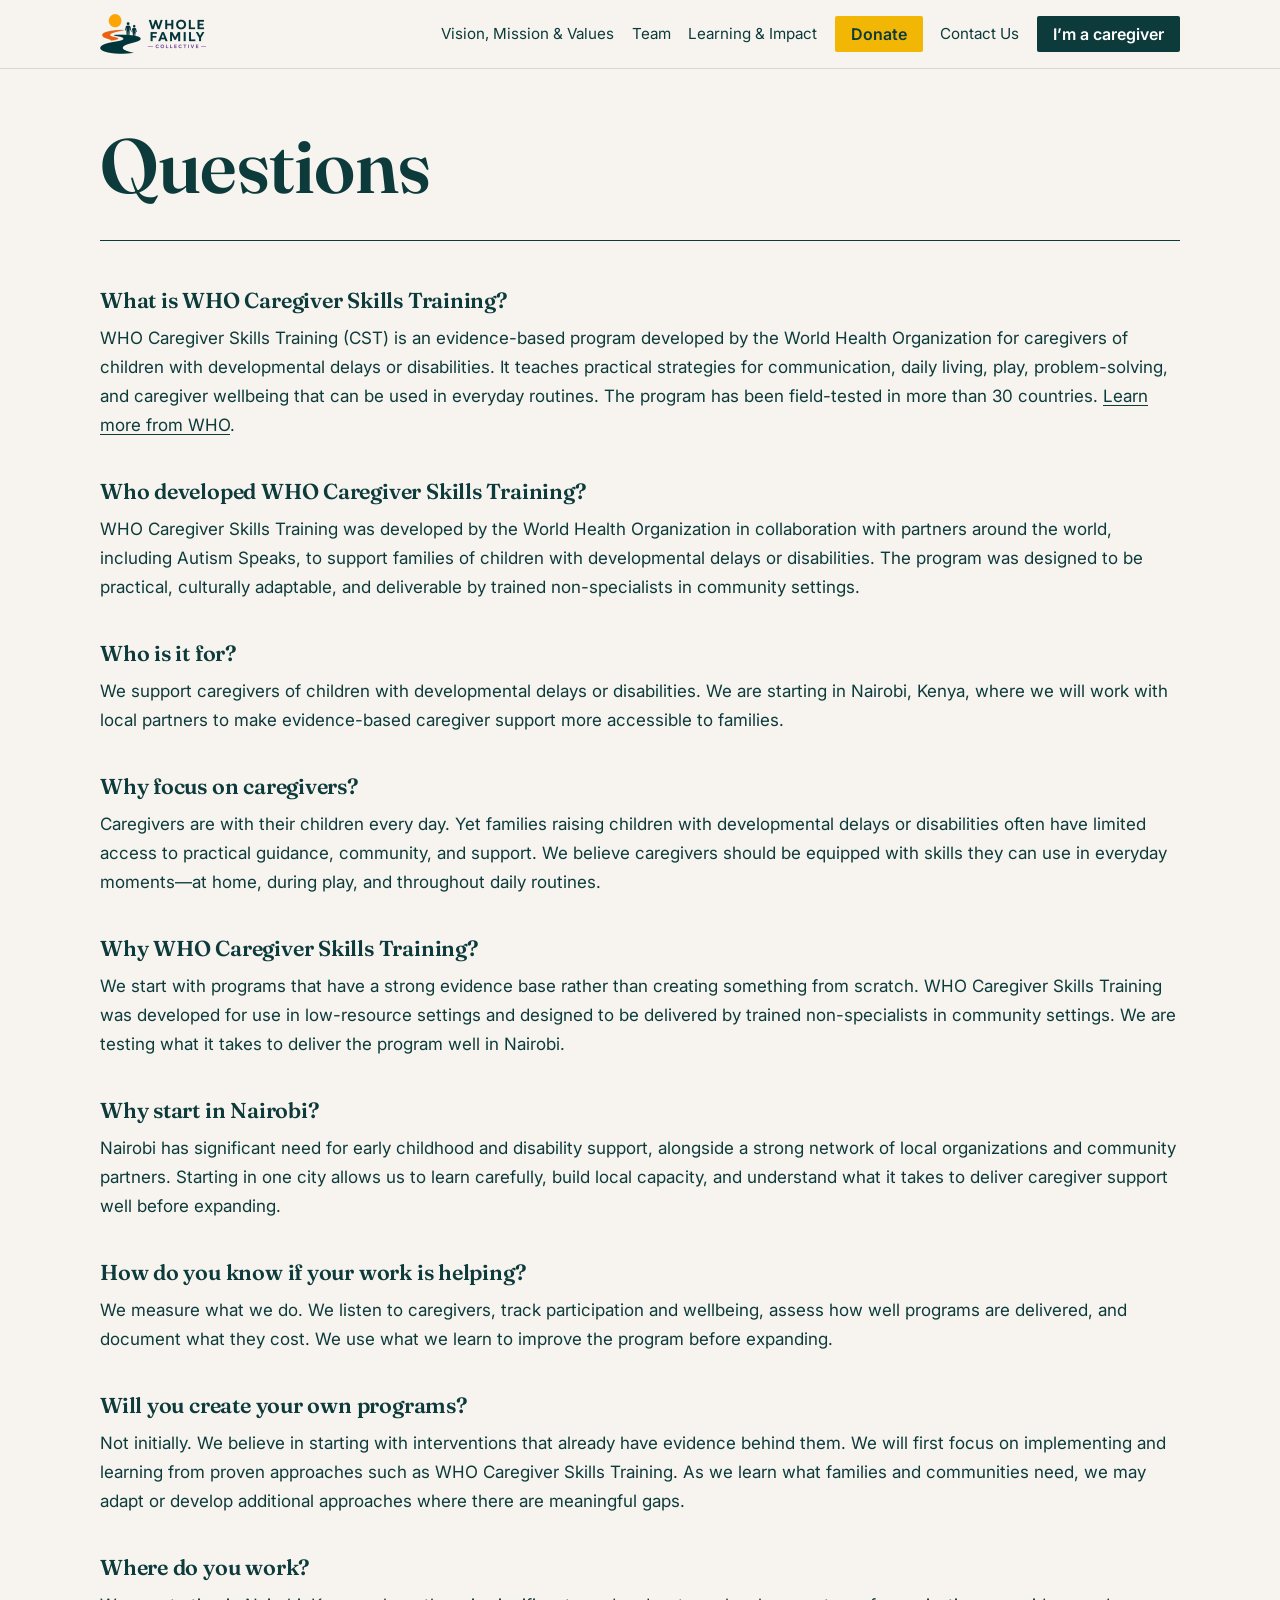
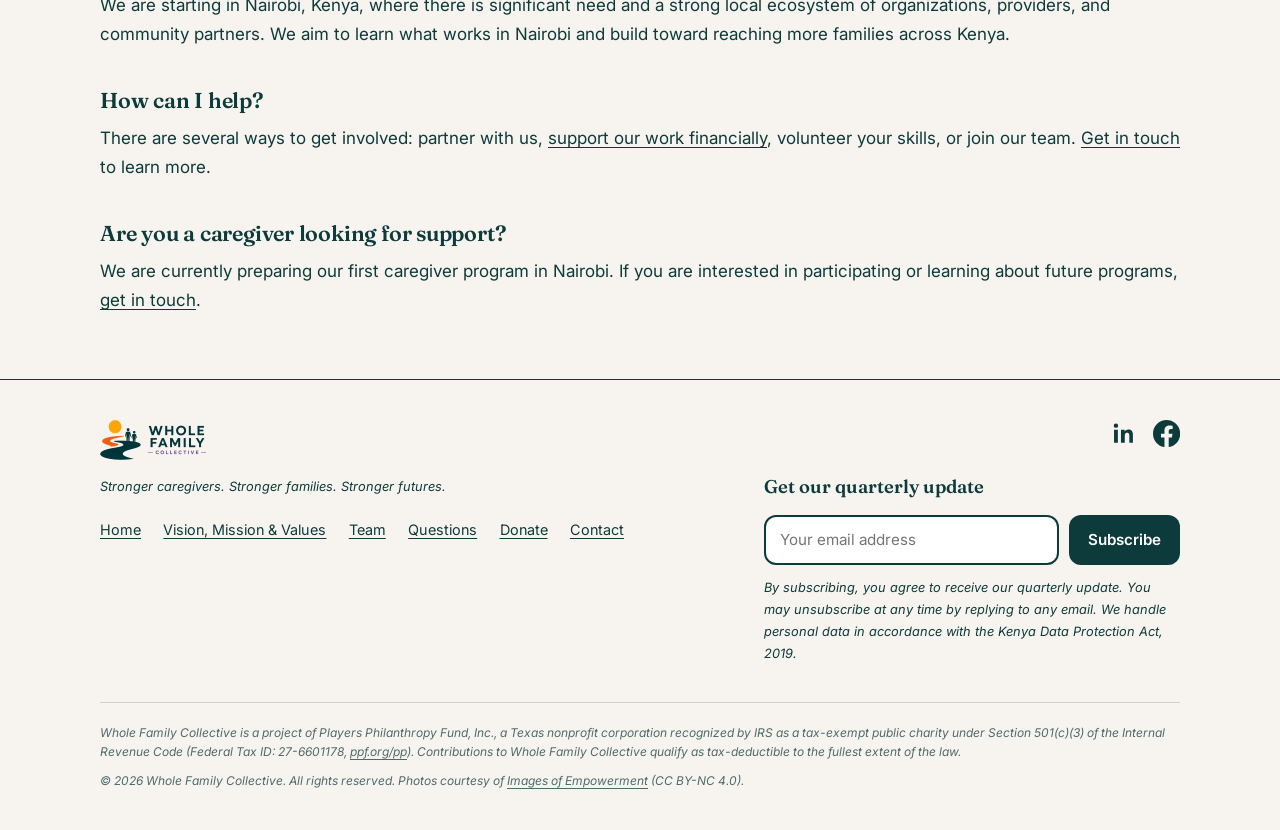
<file: questions/index.html>
<!DOCTYPE html>
<html lang="en">
<head>
<meta charset="utf-8">
<meta name="viewport" content="width=device-width, initial-scale=1">
<link rel="icon" type="image/png" href="../images/favicon-256.png">
<title>Questions | Whole Family Collective</title>
<meta name="description" content="Answers to common questions about Whole Family Collective and WHO Caregiver Skills Training.">
<meta property="og:title" content="Whole Family Collective"><meta property="og:description" content="Stronger caregivers. Stronger families. Stronger futures."><meta name="twitter:card" content="summary_large_image">
<link rel="stylesheet" href="https://fonts.googleapis.com/css2?family=Fraunces:opsz,wght@9..144,400;9..144,600;9..144,800&family=Inter:ital,wght@0,400;0,500;0,600;0,700;1,400&display=swap">

<link rel="stylesheet" href="../css/brand.css">
</head>
<body>
<a class="skip" href="#main">Skip to content</a>
<header><div class="w">
<a class="logo" href="../" aria-label="Whole Family Collective, home"><img src="../images/logo-horizontal.png" alt="Whole Family Collective" width="170" height="40"></a>
<button id="mb" aria-expanded="false" aria-controls="nl">Menu</button>
<nav aria-label="Main"><ul id="nl">
<li><a href="../vision/">Vision, Mission &amp; Values</a></li><li><a href="../team/">Team</a></li><li><a href="../learning/">Learning &amp; Impact</a></li>
<li><a class="cta give" href="../donate/">Donate</a></li>
<li><a href="../contact/">Contact Us</a></li>
<li><a class="cta" href="../caregiver/">I’m a caregiver</a></li></ul></nav>
</div></header>

<main id="main" tabindex="-1">
<div class="w ph-head"><h1>Questions</h1></div>
<section class="b"><div class="w">
<h3>What is WHO Caregiver Skills Training?</h3>
<p>WHO Caregiver Skills Training (CST) is an evidence-based program developed by the World Health Organization for caregivers of children with developmental delays or disabilities. It teaches practical strategies for communication, daily living, play, problem-solving, and caregiver wellbeing that can be used in everyday routines. The program has been field-tested in more than 30 countries. <a href="https://www.who.int/teams/mental-health-and-substance-use/treatment-care/who-caregivers-skills-training-for-families-of-children-with-developmental-delays-and-disorders">Learn more from WHO</a>.</p>
<h3>Who developed WHO Caregiver Skills Training?</h3>
<p>WHO Caregiver Skills Training was developed by the World Health Organization in collaboration with partners around the world, including Autism Speaks, to support families of children with developmental delays or disabilities. The program was designed to be practical, culturally adaptable, and deliverable by trained non-specialists in community settings.</p>
<h3>Who is it for?</h3>
<p>We support caregivers of children with developmental delays or disabilities. We are starting in Nairobi, Kenya, where we will work with local partners to make evidence-based caregiver support more accessible to families.</p>
<h3>Why focus on caregivers?</h3>
<p>Caregivers are with their children every day. Yet families raising children with developmental delays or disabilities often have limited access to practical guidance, community, and support. We believe caregivers should be equipped with skills they can use in everyday moments—at home, during play, and throughout daily routines.</p>
<h3>Why WHO Caregiver Skills Training?</h3>
<p>We start with programs that have a strong evidence base rather than creating something from scratch. WHO Caregiver Skills Training was developed for use in low-resource settings and designed to be delivered by trained non-specialists in community settings. We are testing what it takes to deliver the program well in Nairobi.</p>
<h3>Why start in Nairobi?</h3>
<p>Nairobi has significant need for early childhood and disability support, alongside a strong network of local organizations and community partners. Starting in one city allows us to learn carefully, build local capacity, and understand what it takes to deliver caregiver support well before expanding.</p>
<h3>How do you know if your work is helping?</h3>
<p>We measure what we do. We listen to caregivers, track participation and wellbeing, assess how well programs are delivered, and document what they cost. We use what we learn to improve the program before expanding.</p>
<h3>Will you create your own programs?</h3>
<p>Not initially. We believe in starting with interventions that already have evidence behind them. We will first focus on implementing and learning from proven approaches such as WHO Caregiver Skills Training. As we learn what families and communities need, we may adapt or develop additional approaches where there are meaningful gaps.</p>
<h3>Where do you work?</h3>
<p>We are starting in Nairobi, Kenya, where there is significant need and a strong local ecosystem of organizations, providers, and community partners. We aim to learn what works in Nairobi and build toward reaching more families across Kenya.</p>
<h3>How can I help?</h3>
<p>There are several ways to get involved: partner with us, <a href="../donate/">support our work financially</a>, volunteer your skills, or join our team. <a href="../contact/">Get in touch</a> to learn more.</p>
<h3>Are you a caregiver looking for support?</h3>
<p>We are currently preparing our first caregiver program in Nairobi. If you are interested in participating or learning about future programs, <a href="../caregiver/">get in touch</a>.</p>
</div></section>
</main>

<footer><div class="w">
<div class="ftop">
<div class="fl">
<p class="logo"><img src="../images/logo-horizontal.png" alt="Whole Family Collective" width="106" height="40"></p>
<p class="ftag"><em>Stronger caregivers. Stronger families. Stronger futures.</em></p>
<ul><li><a href="../">Home</a></li><li><a href="../vision/">Vision, Mission &amp; Values</a></li><li><a href="../team/">Team</a></li><li><a href="../questions/">Questions</a></li><li><a href="../donate/">Donate</a></li><li><a href="../contact/">Contact</a></li></ul>
</div>
<div class="fr">
<ul class="soc"><li><a href="https://www.linkedin.com/company/wholefamilycollective/" target="_blank" rel="noopener" aria-label="Whole Family Collective on LinkedIn"><svg viewBox="0 0 24 24" aria-hidden="true" focusable="false"><path d="M6.94 8.5H3.56V20h3.38V8.5zM5.25 3a1.97 1.97 0 100 3.94 1.97 1.97 0 000-3.94zM20.44 20h-3.37v-5.6c0-1.34-.03-3.06-1.87-3.06-1.87 0-2.16 1.46-2.16 2.96V20H9.67V8.5h3.24v1.57h.05c.45-.85 1.56-1.75 3.2-1.75 3.42 0 4.05 2.25 4.05 5.18V20z"/></svg></a></li><li><a href="https://www.facebook.com/wholefamilycollective" target="_blank" rel="noopener" aria-label="Whole Family Collective on Facebook"><svg viewBox="0 0 24 24" aria-hidden="true" focusable="false"><path d="M24 12.073c0-6.627-5.373-12-12-12s-12 5.373-12 12c0 5.99 4.388 10.954 10.125 11.854v-8.385H7.078v-3.47h3.047V9.43c0-3.007 1.792-4.669 4.533-4.669 1.312 0 2.686.235 2.686.235v2.953H15.83c-1.491 0-1.956.925-1.956 1.874v2.25h3.328l-.532 3.47h-2.796v8.385C19.612 23.027 24 18.062 24 12.073z"/></svg></a></li></ul>
<div class="subscribe" id="subscribe">
<div id="sbf"><p class="sub-h">Get our quarterly update</p>
<form class="sub" action="https://formspree.io/f/mnpaedqv" method="POST">
<input type="hidden" name="_subject" value="Newsletter signup (wholefamilycollective.org)">
<input type="hidden" name="_next" value="https://wholefamilycollective.org/questions/?subscribed=true#subscribe">
<input type="text" name="_gotcha" style="display:none" tabindex="-1" autocomplete="off">
<label class="sr" for="sub-email">Email address</label>
<input id="sub-email" name="email" type="email" required autocomplete="email" placeholder="Your email address">
<button class="btn" type="submit">Subscribe</button></form>
<p class="legal">By subscribing, you agree to receive our quarterly update. You may unsubscribe at any time by replying to any email. We handle personal data in accordance with the Kenya Data Protection Act, 2019.</p></div>
<p class="sub-h" id="sbt" hidden>Thank you for subscribing. We’ll be in touch with our next update.</p>
</div>
</div>
</div>
<div class="fine">
<p>Whole Family Collective is a project of Players Philanthropy Fund, Inc., a Texas nonprofit corporation recognized by IRS as a tax-exempt public charity under Section 501(c)(3) of the Internal Revenue Code (Federal Tax ID: 27-6601178, <a href="https://www.ppf.org/pp">ppf.org/pp</a>). Contributions to Whole Family Collective qualify as tax-deductible to the fullest extent of the law.</p>
<p>© 2026 Whole Family Collective. All rights reserved. Photos courtesy of <a href="https://imagesofempowerment.org">Images of Empowerment</a> (CC BY-NC 4.0).</p>
</div>
</div></footer>

<script>
var nl=document.getElementById("nl"),mb=document.getElementById("mb");
mb.addEventListener("click",function(){var o=nl.classList.toggle("open");mb.setAttribute("aria-expanded",o)});
if(/[?&]subscribed=true/.test(location.search)){document.getElementById("sbf").hidden=true;document.getElementById("sbt").hidden=false}
</script>
</body>
</html>
</file>
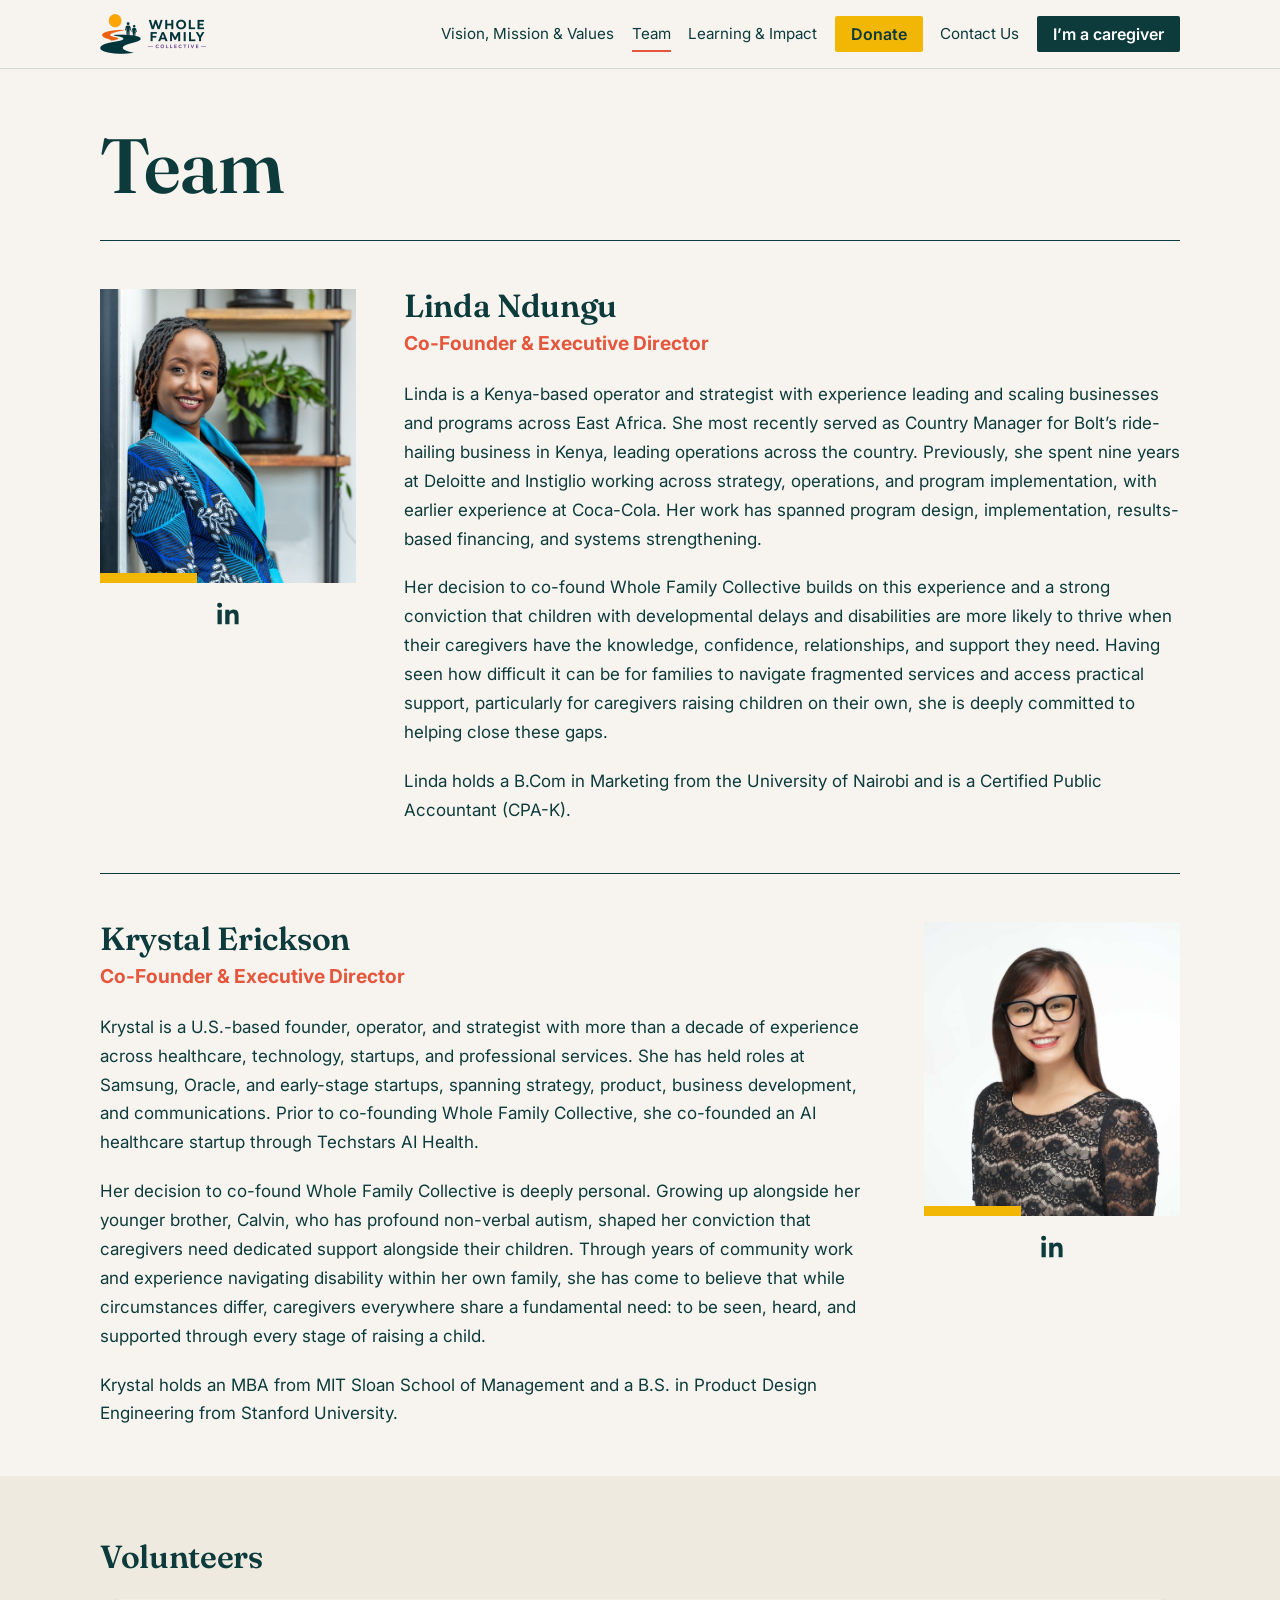
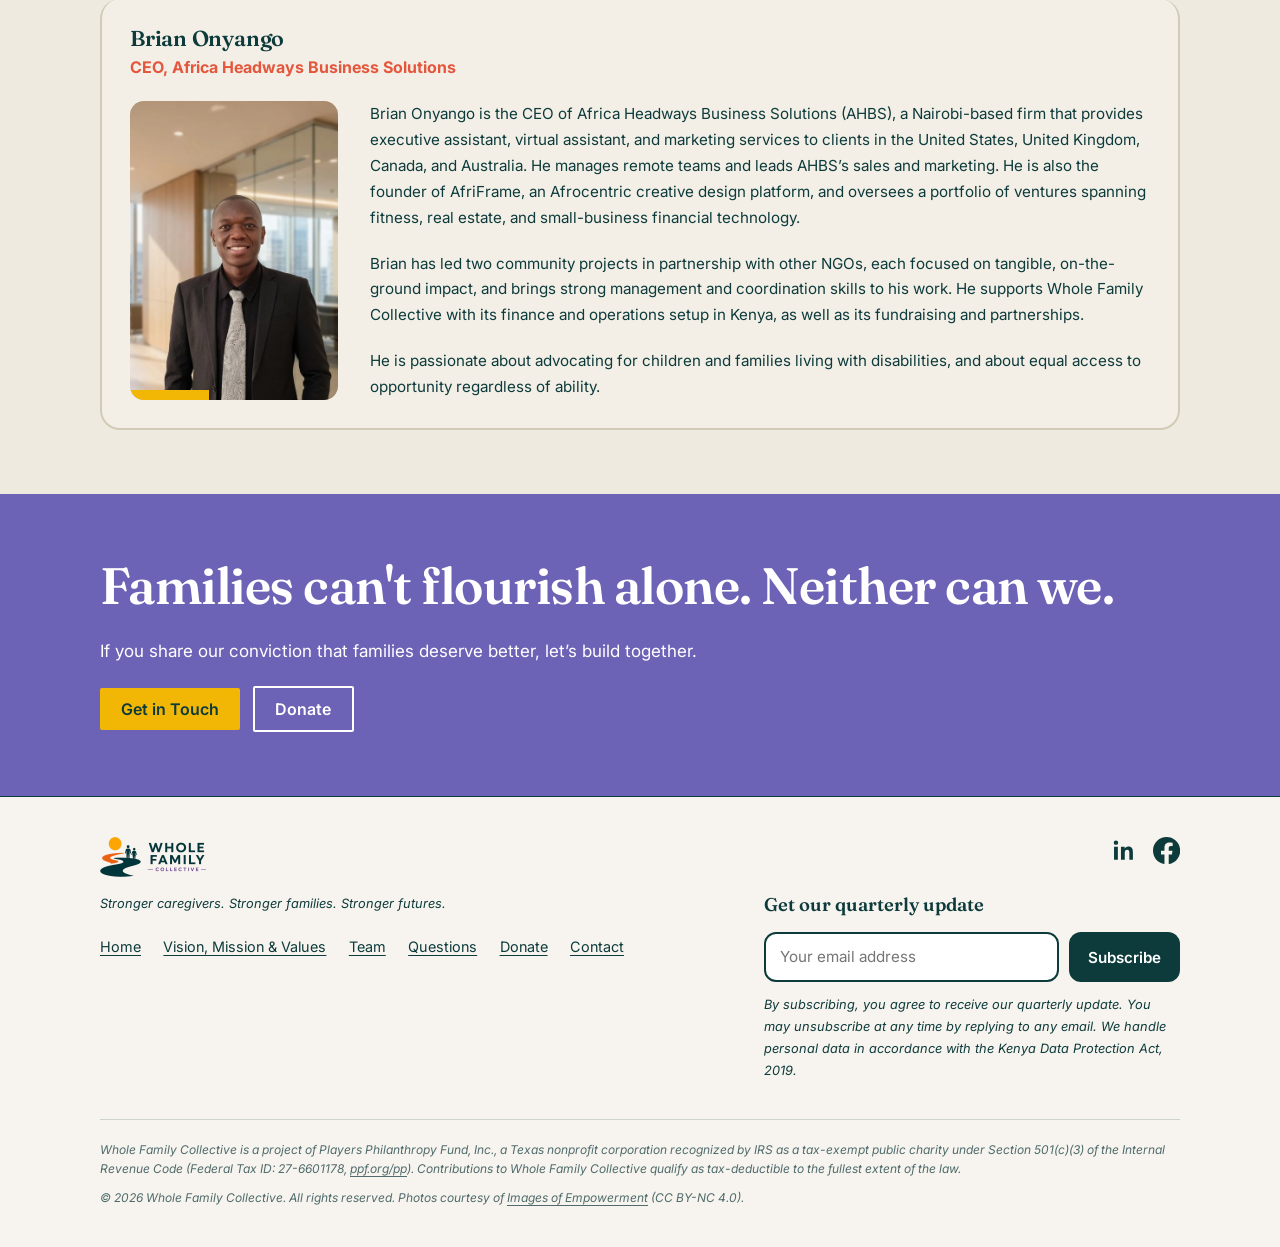
<file: team/index.html>
<!DOCTYPE html>
<html lang="en">
<head>
<meta charset="utf-8">
<meta name="viewport" content="width=device-width, initial-scale=1">
<link rel="icon" type="image/png" href="../images/favicon-256.png">
<title>Team | Whole Family Collective</title>
<meta name="description" content="Meet the co-founders of Whole Family Collective.">
<meta property="og:title" content="Whole Family Collective"><meta property="og:description" content="Stronger caregivers. Stronger families. Stronger futures."><meta name="twitter:card" content="summary_large_image">
<link rel="stylesheet" href="https://fonts.googleapis.com/css2?family=Fraunces:opsz,wght@9..144,400;9..144,600;9..144,800&family=Inter:ital,wght@0,400;0,500;0,600;0,700;1,400&display=swap">

<link rel="stylesheet" href="../css/brand.css">
</head>
<body>
<a class="skip" href="#main">Skip to content</a>
<header><div class="w">
<a class="logo" href="../" aria-label="Whole Family Collective, home"><img src="../images/logo-horizontal.png" alt="Whole Family Collective" width="170" height="40"></a>
<button id="mb" aria-expanded="false" aria-controls="nl">Menu</button>
<nav aria-label="Main"><ul id="nl">
<li><a href="../vision/">Vision, Mission &amp; Values</a></li><li><a href="../team/" aria-current="page">Team</a></li><li><a href="../learning/">Learning &amp; Impact</a></li>
<li><a class="cta give" href="../donate/">Donate</a></li>
<li><a href="../contact/">Contact Us</a></li>
<li><a class="cta" href="../caregiver/">I’m a caregiver</a></li></ul></nav>
</div></header>

<main id="main" tabindex="-1">
<div class="w ph-head"><h1>Team</h1></div>
<div class="w">
<article class="bio"><div class="pic"><figure class="ph" style="margin:0" data-l="Linda Ndungu"><img src="../images/team-linda.jpg" alt="Linda Ndungu" loading="lazy" onerror="this.parentNode.classList.add('empty');this.remove()"></figure><p class="li"><a href="https://www.linkedin.com/in/linda-ndungu-wambua/" aria-label="Linda Ndungu on LinkedIn"><svg viewBox="0 0 24 24" aria-hidden="true" focusable="false"><path d="M6.94 8.5H3.56V20h3.38V8.5zM5.25 3a1.97 1.97 0 100 3.94 1.97 1.97 0 000-3.94zM20.44 20h-3.37v-5.6c0-1.34-.03-3.06-1.87-3.06-1.87 0-2.16 1.46-2.16 2.96V20H9.67V8.5h3.24v1.57h.05c.45-.85 1.56-1.75 3.2-1.75 3.42 0 4.05 2.25 4.05 5.18V20z"/></svg></a></p></div>
<div><h2 style="font-size:2rem">Linda Ndungu</h2><p class="note">Co-Founder &amp; Executive Director</p>
<p>Linda is a Kenya-based operator and strategist with experience leading and scaling businesses and programs across East Africa. She most recently served as Country Manager for Bolt’s ride-hailing business in Kenya, leading operations across the country. Previously, she spent nine years at Deloitte and Instiglio working across strategy, operations, and program implementation, with earlier experience at Coca-Cola. Her work has spanned program design, implementation, results-based financing, and systems strengthening.</p>
<p>Her decision to co-found Whole Family Collective builds on this experience and a strong conviction that children with developmental delays and disabilities are more likely to thrive when their caregivers have the knowledge, confidence, relationships, and support they need. Having seen how difficult it can be for families to navigate fragmented services and access practical support, particularly for caregivers raising children on their own, she is deeply committed to helping close these gaps.</p>
<p>Linda holds a B.Com in Marketing from the University of Nairobi and is a Certified Public Accountant (CPA-K).</p>
</div></article>
<article class="bio"><div class="pic"><figure class="ph" style="margin:0" data-l="Krystal Erickson"><img src="../images/team-krystal.jpg" alt="Krystal Erickson" loading="lazy" onerror="this.parentNode.classList.add('empty');this.remove()"></figure><p class="li"><a href="https://www.linkedin.com/in/krystalerickson/" aria-label="Krystal Erickson on LinkedIn"><svg viewBox="0 0 24 24" aria-hidden="true" focusable="false"><path d="M6.94 8.5H3.56V20h3.38V8.5zM5.25 3a1.97 1.97 0 100 3.94 1.97 1.97 0 000-3.94zM20.44 20h-3.37v-5.6c0-1.34-.03-3.06-1.87-3.06-1.87 0-2.16 1.46-2.16 2.96V20H9.67V8.5h3.24v1.57h.05c.45-.85 1.56-1.75 3.2-1.75 3.42 0 4.05 2.25 4.05 5.18V20z"/></svg></a></p></div>
<div><h2 style="font-size:2rem">Krystal Erickson</h2><p class="note">Co-Founder &amp; Executive Director</p>
<p>Krystal is a U.S.-based founder, operator, and strategist with more than a decade of experience across healthcare, technology, startups, and professional services. She has held roles at Samsung, Oracle, and early-stage startups, spanning strategy, product, business development, and communications. Prior to co-founding Whole Family Collective, she co-founded an AI healthcare startup through Techstars AI Health.</p>
<p>Her decision to co-found Whole Family Collective is deeply personal. Growing up alongside her younger brother, Calvin, who has profound non-verbal autism, shaped her conviction that caregivers need dedicated support alongside their children. Through years of community work and experience navigating disability within her own family, she has come to believe that while circumstances differ, caregivers everywhere share a fundamental need: to be seen, heard, and supported through every stage of raising a child.</p>
<p>Krystal holds an MBA from MIT Sloan School of Management and a B.S. in Product Design Engineering from Stanford University.</p>
</div></article>
</div>
<section class="b clay advisors"><div class="w">
<h2>Volunteers</h2>
<article class="bio sm"><div class="vh"><h3>Brian Onyango</h3><p class="note">CEO, Africa Headways Business Solutions</p></div>
<div class="pic"><figure class="ph" style="margin:0" data-l="Brian Onyango"><img src="../images/team-brian.jpg" alt="Brian Onyango" loading="lazy" onerror="this.parentNode.classList.add('empty');this.remove()"></figure></div>
<div>
<p>Brian Onyango is the CEO of Africa Headways Business Solutions (AHBS), a Nairobi-based firm that provides executive assistant, virtual assistant, and marketing services to clients in the United States, United Kingdom, Canada, and Australia. He manages remote teams and leads AHBS’s sales and marketing. He is also the founder of AfriFrame, an Afrocentric creative design platform, and oversees a portfolio of ventures spanning fitness, real estate, and small-business financial technology.</p>
<p>Brian has led two community projects in partnership with other NGOs, each focused on tangible, on-the-ground impact, and brings strong management and coordination skills to his work. He supports Whole Family Collective with its finance and operations setup in Kenya, as well as its fundraising and partnerships.</p>
<p>He is passionate about advocating for children and families living with disabilities, and about equal access to opportunity regardless of ability.</p></div></article>
</div></section>
<section class="b dark"><div class="w"><h2>Families can't flourish alone. Neither can we.</h2><p>If you share our conviction that families deserve better, let’s build together.</p><a class="btn" href="../contact/">Get in Touch</a> <a class="btn alt" href="../donate/">Donate</a></div></section>
</main>

<footer><div class="w">
<div class="ftop">
<div class="fl">
<p class="logo"><img src="../images/logo-horizontal.png" alt="Whole Family Collective" width="106" height="40"></p>
<p class="ftag"><em>Stronger caregivers. Stronger families. Stronger futures.</em></p>
<ul><li><a href="../">Home</a></li><li><a href="../vision/">Vision, Mission &amp; Values</a></li><li><a href="../team/">Team</a></li><li><a href="../questions/">Questions</a></li><li><a href="../donate/">Donate</a></li><li><a href="../contact/">Contact</a></li></ul>
</div>
<div class="fr">
<ul class="soc"><li><a href="https://www.linkedin.com/company/wholefamilycollective/" target="_blank" rel="noopener" aria-label="Whole Family Collective on LinkedIn"><svg viewBox="0 0 24 24" aria-hidden="true" focusable="false"><path d="M6.94 8.5H3.56V20h3.38V8.5zM5.25 3a1.97 1.97 0 100 3.94 1.97 1.97 0 000-3.94zM20.44 20h-3.37v-5.6c0-1.34-.03-3.06-1.87-3.06-1.87 0-2.16 1.46-2.16 2.96V20H9.67V8.5h3.24v1.57h.05c.45-.85 1.56-1.75 3.2-1.75 3.42 0 4.05 2.25 4.05 5.18V20z"/></svg></a></li><li><a href="https://www.facebook.com/wholefamilycollective" target="_blank" rel="noopener" aria-label="Whole Family Collective on Facebook"><svg viewBox="0 0 24 24" aria-hidden="true" focusable="false"><path d="M24 12.073c0-6.627-5.373-12-12-12s-12 5.373-12 12c0 5.99 4.388 10.954 10.125 11.854v-8.385H7.078v-3.47h3.047V9.43c0-3.007 1.792-4.669 4.533-4.669 1.312 0 2.686.235 2.686.235v2.953H15.83c-1.491 0-1.956.925-1.956 1.874v2.25h3.328l-.532 3.47h-2.796v8.385C19.612 23.027 24 18.062 24 12.073z"/></svg></a></li></ul>
<div class="subscribe" id="subscribe">
<div id="sbf"><p class="sub-h">Get our quarterly update</p>
<form class="sub" action="https://formspree.io/f/mnpaedqv" method="POST">
<input type="hidden" name="_subject" value="Newsletter signup (wholefamilycollective.org)">
<input type="hidden" name="_next" value="https://wholefamilycollective.org/team/?subscribed=true#subscribe">
<input type="text" name="_gotcha" style="display:none" tabindex="-1" autocomplete="off">
<label class="sr" for="sub-email">Email address</label>
<input id="sub-email" name="email" type="email" required autocomplete="email" placeholder="Your email address">
<button class="btn" type="submit">Subscribe</button></form>
<p class="legal">By subscribing, you agree to receive our quarterly update. You may unsubscribe at any time by replying to any email. We handle personal data in accordance with the Kenya Data Protection Act, 2019.</p></div>
<p class="sub-h" id="sbt" hidden>Thank you for subscribing. We’ll be in touch with our next update.</p>
</div>
</div>
</div>
<div class="fine">
<p>Whole Family Collective is a project of Players Philanthropy Fund, Inc., a Texas nonprofit corporation recognized by IRS as a tax-exempt public charity under Section 501(c)(3) of the Internal Revenue Code (Federal Tax ID: 27-6601178, <a href="https://www.ppf.org/pp">ppf.org/pp</a>). Contributions to Whole Family Collective qualify as tax-deductible to the fullest extent of the law.</p>
<p>© 2026 Whole Family Collective. All rights reserved. Photos courtesy of <a href="https://imagesofempowerment.org">Images of Empowerment</a> (CC BY-NC 4.0).</p>
</div>
</div></footer>

<script>
var nl=document.getElementById("nl"),mb=document.getElementById("mb");
mb.addEventListener("click",function(){var o=nl.classList.toggle("open");mb.setAttribute("aria-expanded",o)});
if(/[?&]subscribed=true/.test(location.search)){document.getElementById("sbf").hidden=true;document.getElementById("sbt").hidden=false}
</script>
</body>
</html>
</file>
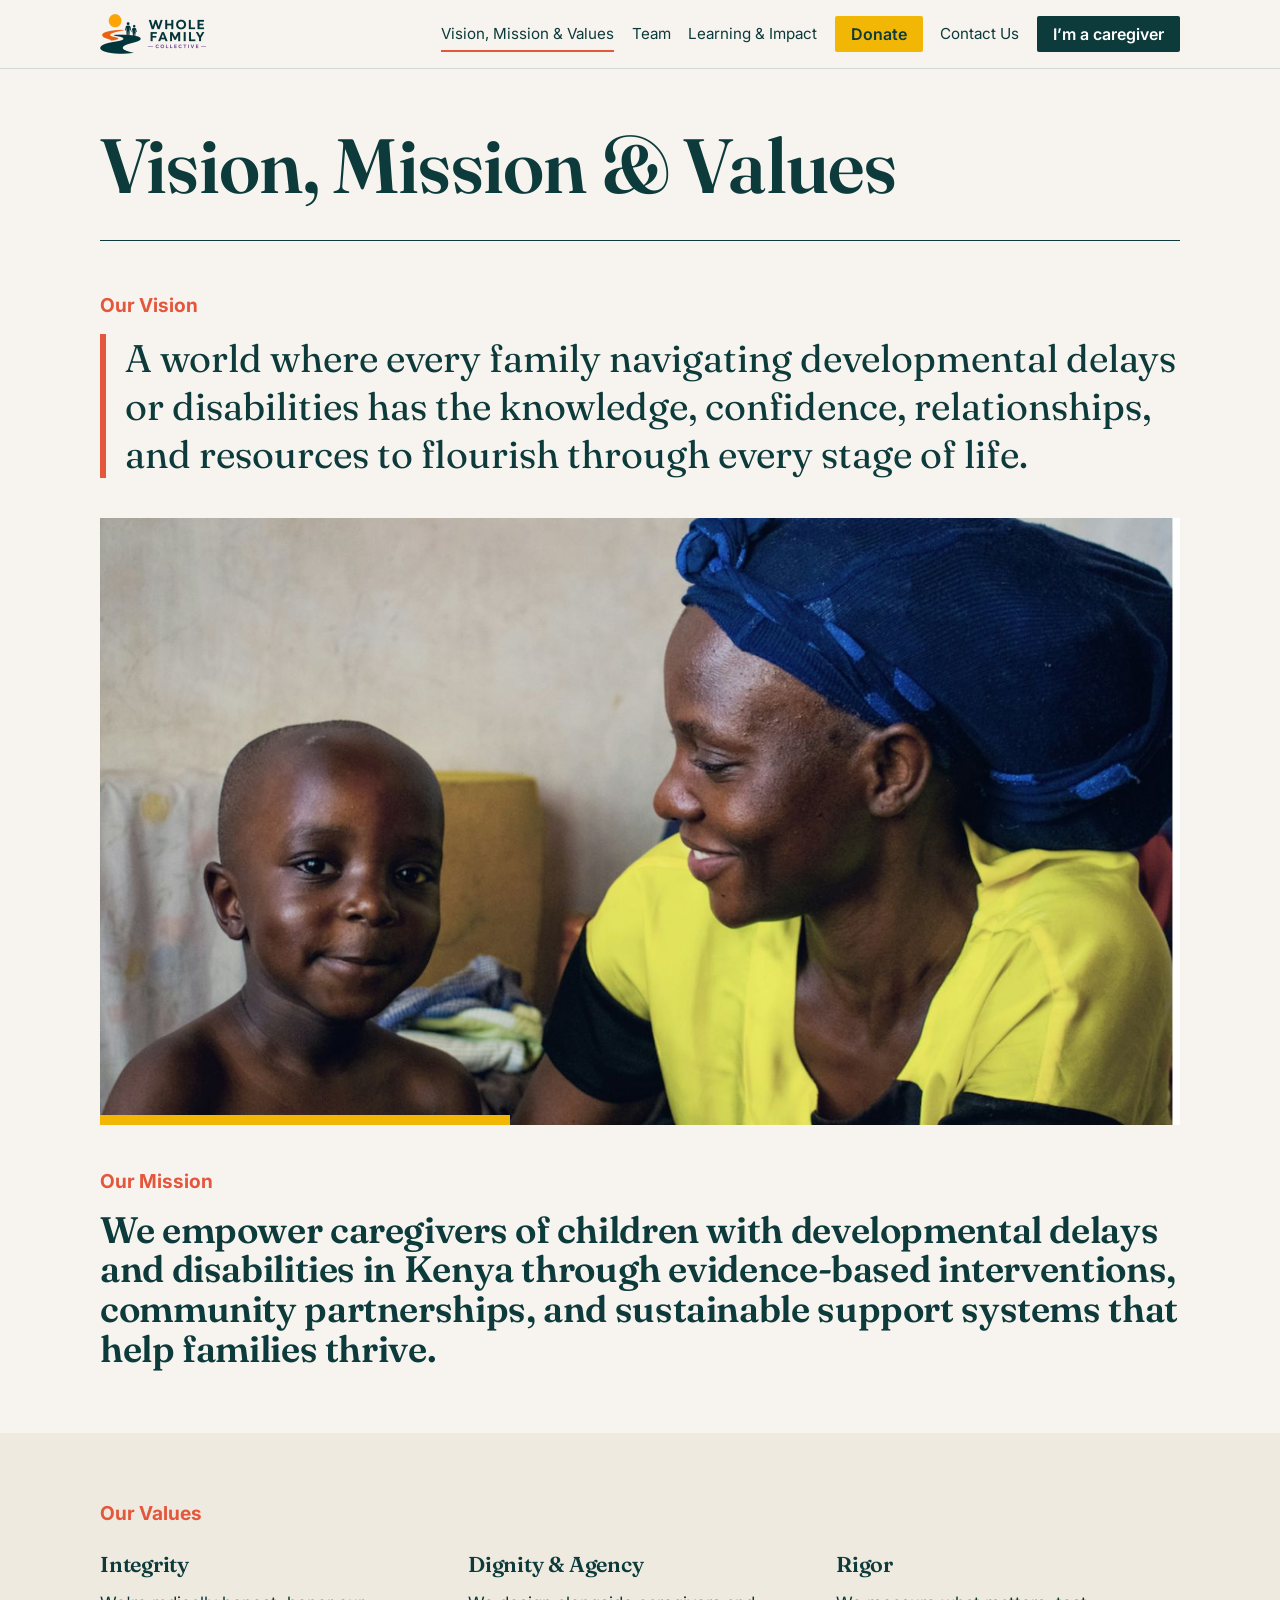
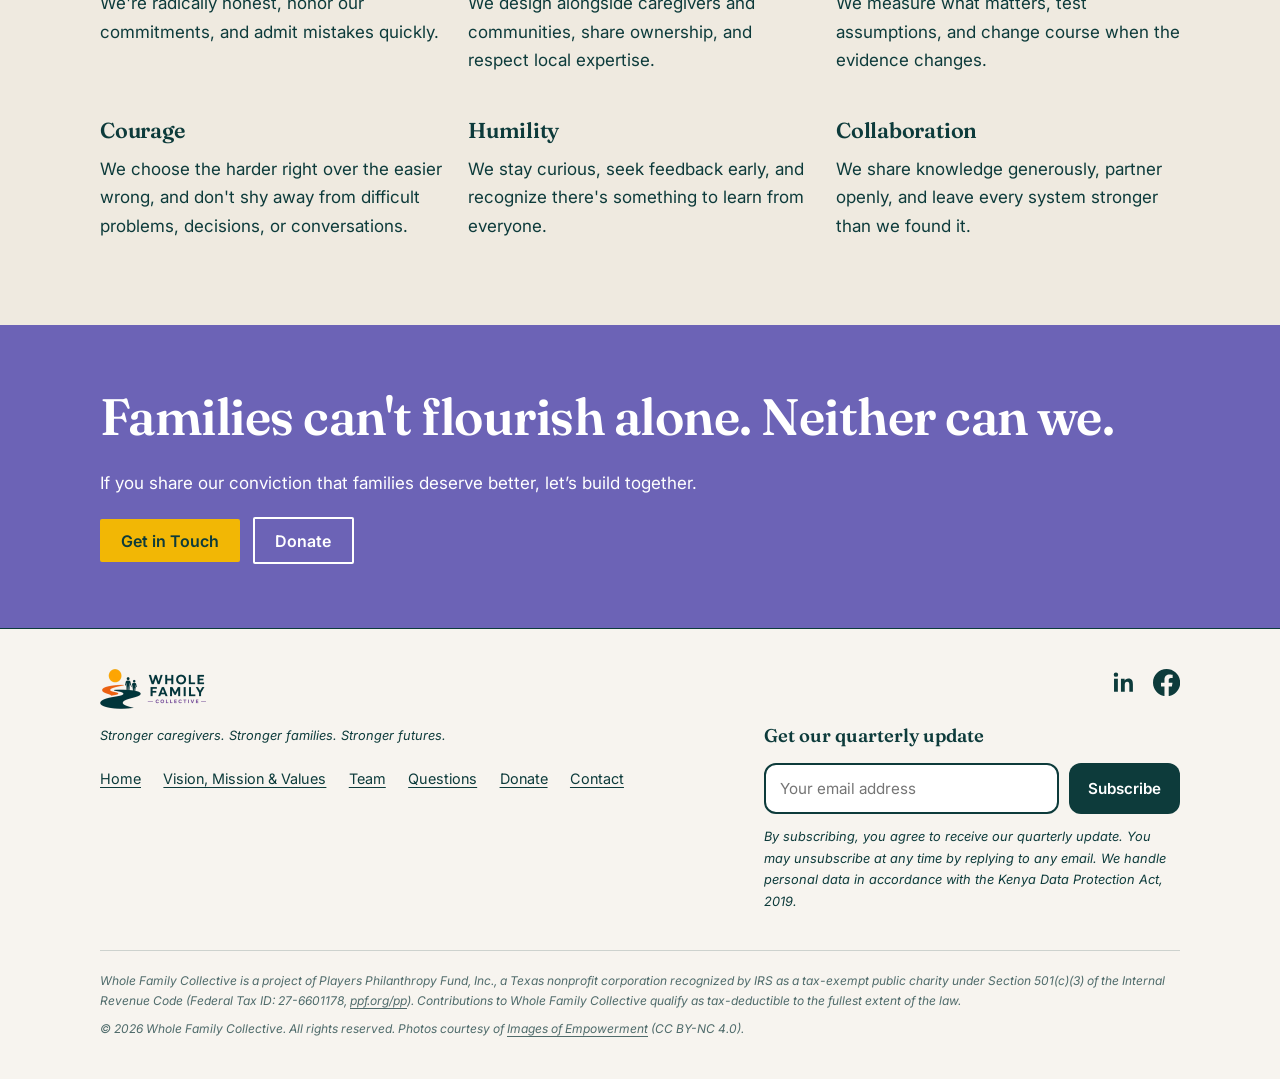
<file: vision/index.html>
<!DOCTYPE html>
<html lang="en">
<head>
<meta charset="utf-8">
<meta name="viewport" content="width=device-width, initial-scale=1">
<link rel="icon" type="image/png" href="../images/favicon-256.png">
<title>Vision, Mission &amp; Values | Whole Family Collective</title>
<meta name="description" content="Our vision, mission, and values at Whole Family Collective.">
<meta property="og:title" content="Whole Family Collective"><meta property="og:description" content="Stronger caregivers. Stronger families. Stronger futures."><meta name="twitter:card" content="summary_large_image">
<link rel="stylesheet" href="https://fonts.googleapis.com/css2?family=Fraunces:opsz,wght@9..144,400;9..144,600;9..144,800&family=Inter:ital,wght@0,400;0,500;0,600;0,700;1,400&display=swap">

<link rel="stylesheet" href="../css/brand.css">
</head>
<body>
<a class="skip" href="#main">Skip to content</a>
<header><div class="w">
<a class="logo" href="../" aria-label="Whole Family Collective, home"><img src="../images/logo-horizontal.png" alt="Whole Family Collective" width="170" height="40"></a>
<button id="mb" aria-expanded="false" aria-controls="nl">Menu</button>
<nav aria-label="Main"><ul id="nl">
<li><a href="../vision/" aria-current="page">Vision, Mission &amp; Values</a></li><li><a href="../team/">Team</a></li><li><a href="../learning/">Learning &amp; Impact</a></li>
<li><a class="cta give" href="../donate/">Donate</a></li>
<li><a href="../contact/">Contact Us</a></li>
<li><a class="cta" href="../caregiver/">I’m a caregiver</a></li></ul></nav>
</div></header>

<main id="main" tabindex="-1">
<div class="w ph-head"><h1>Vision, Mission &amp; Values</h1></div>
<section class="b"><div class="w">
<p class="note">Our Vision</p>
<p class="quote">A world where every family navigating developmental delays or disabilities has the knowledge, confidence, relationships, and resources to flourish through every stage of life.</p>
<figure class="ph" style="aspect-ratio:16/9"><img src="../images/mission-mother-child.jpg" alt="A mother and her young child sharing a warm moment together" loading="lazy" onerror="this.remove()"></figure>
<p class="note">Our Mission</p>
<h2 style="font-size:clamp(1.5rem,4vw,2.3rem)">We empower caregivers of children with developmental delays and disabilities in Kenya through evidence-based interventions, community partnerships, and sustainable support systems that help families thrive.</h2>
</div></section>
<section class="b clay"><div class="w"><p class="note">Our Values</p>
<div class="cols">
<div><h3>Integrity</h3><p>We're radically honest, honor our commitments, and admit mistakes quickly.</p></div>
<div><h3>Dignity &amp; Agency</h3><p>We design alongside caregivers and communities, share ownership, and respect local expertise.</p></div>
<div><h3>Rigor</h3><p>We measure what matters, test assumptions, and change course when the evidence changes.</p></div>
<div><h3>Courage</h3><p>We choose the harder right over the easier wrong, and don't shy away from difficult problems, decisions, or conversations.</p></div>
<div><h3>Humility</h3><p>We stay curious, seek feedback early, and recognize there's something to learn from everyone.</p></div>
<div><h3>Collaboration</h3><p>We share knowledge generously, partner openly, and leave every system stronger than we found it.</p></div>
</div></div></section>
<section class="b dark"><div class="w"><h2>Families can't flourish alone. Neither can we.</h2><p>If you share our conviction that families deserve better, let’s build together.</p><a class="btn" href="../contact/">Get in Touch</a> <a class="btn alt" href="../donate/">Donate</a></div></section>
</main>

<footer><div class="w">
<div class="ftop">
<div class="fl">
<p class="logo"><img src="../images/logo-horizontal.png" alt="Whole Family Collective" width="106" height="40"></p>
<p class="ftag"><em>Stronger caregivers. Stronger families. Stronger futures.</em></p>
<ul><li><a href="../">Home</a></li><li><a href="../vision/">Vision, Mission &amp; Values</a></li><li><a href="../team/">Team</a></li><li><a href="../questions/">Questions</a></li><li><a href="../donate/">Donate</a></li><li><a href="../contact/">Contact</a></li></ul>
</div>
<div class="fr">
<ul class="soc"><li><a href="https://www.linkedin.com/company/wholefamilycollective/" target="_blank" rel="noopener" aria-label="Whole Family Collective on LinkedIn"><svg viewBox="0 0 24 24" aria-hidden="true" focusable="false"><path d="M6.94 8.5H3.56V20h3.38V8.5zM5.25 3a1.97 1.97 0 100 3.94 1.97 1.97 0 000-3.94zM20.44 20h-3.37v-5.6c0-1.34-.03-3.06-1.87-3.06-1.87 0-2.16 1.46-2.16 2.96V20H9.67V8.5h3.24v1.57h.05c.45-.85 1.56-1.75 3.2-1.75 3.42 0 4.05 2.25 4.05 5.18V20z"/></svg></a></li><li><a href="https://www.facebook.com/wholefamilycollective" target="_blank" rel="noopener" aria-label="Whole Family Collective on Facebook"><svg viewBox="0 0 24 24" aria-hidden="true" focusable="false"><path d="M24 12.073c0-6.627-5.373-12-12-12s-12 5.373-12 12c0 5.99 4.388 10.954 10.125 11.854v-8.385H7.078v-3.47h3.047V9.43c0-3.007 1.792-4.669 4.533-4.669 1.312 0 2.686.235 2.686.235v2.953H15.83c-1.491 0-1.956.925-1.956 1.874v2.25h3.328l-.532 3.47h-2.796v8.385C19.612 23.027 24 18.062 24 12.073z"/></svg></a></li></ul>
<div class="subscribe" id="subscribe">
<div id="sbf"><p class="sub-h">Get our quarterly update</p>
<form class="sub" action="https://formspree.io/f/mnpaedqv" method="POST">
<input type="hidden" name="_subject" value="Newsletter signup (wholefamilycollective.org)">
<input type="hidden" name="_next" value="https://wholefamilycollective.org/vision/?subscribed=true#subscribe">
<input type="text" name="_gotcha" style="display:none" tabindex="-1" autocomplete="off">
<label class="sr" for="sub-email">Email address</label>
<input id="sub-email" name="email" type="email" required autocomplete="email" placeholder="Your email address">
<button class="btn" type="submit">Subscribe</button></form>
<p class="legal">By subscribing, you agree to receive our quarterly update. You may unsubscribe at any time by replying to any email. We handle personal data in accordance with the Kenya Data Protection Act, 2019.</p></div>
<p class="sub-h" id="sbt" hidden>Thank you for subscribing. We’ll be in touch with our next update.</p>
</div>
</div>
</div>
<div class="fine">
<p>Whole Family Collective is a project of Players Philanthropy Fund, Inc., a Texas nonprofit corporation recognized by IRS as a tax-exempt public charity under Section 501(c)(3) of the Internal Revenue Code (Federal Tax ID: 27-6601178, <a href="https://www.ppf.org/pp">ppf.org/pp</a>). Contributions to Whole Family Collective qualify as tax-deductible to the fullest extent of the law.</p>
<p>© 2026 Whole Family Collective. All rights reserved. Photos courtesy of <a href="https://imagesofempowerment.org">Images of Empowerment</a> (CC BY-NC 4.0).</p>
</div>
</div></footer>

<script>
var nl=document.getElementById("nl"),mb=document.getElementById("mb");
mb.addEventListener("click",function(){var o=nl.classList.toggle("open");mb.setAttribute("aria-expanded",o)});
if(/[?&]subscribed=true/.test(location.search)){document.getElementById("sbf").hidden=true;document.getElementById("sbt").hidden=false}
</script>
</body>
</html>
</file>
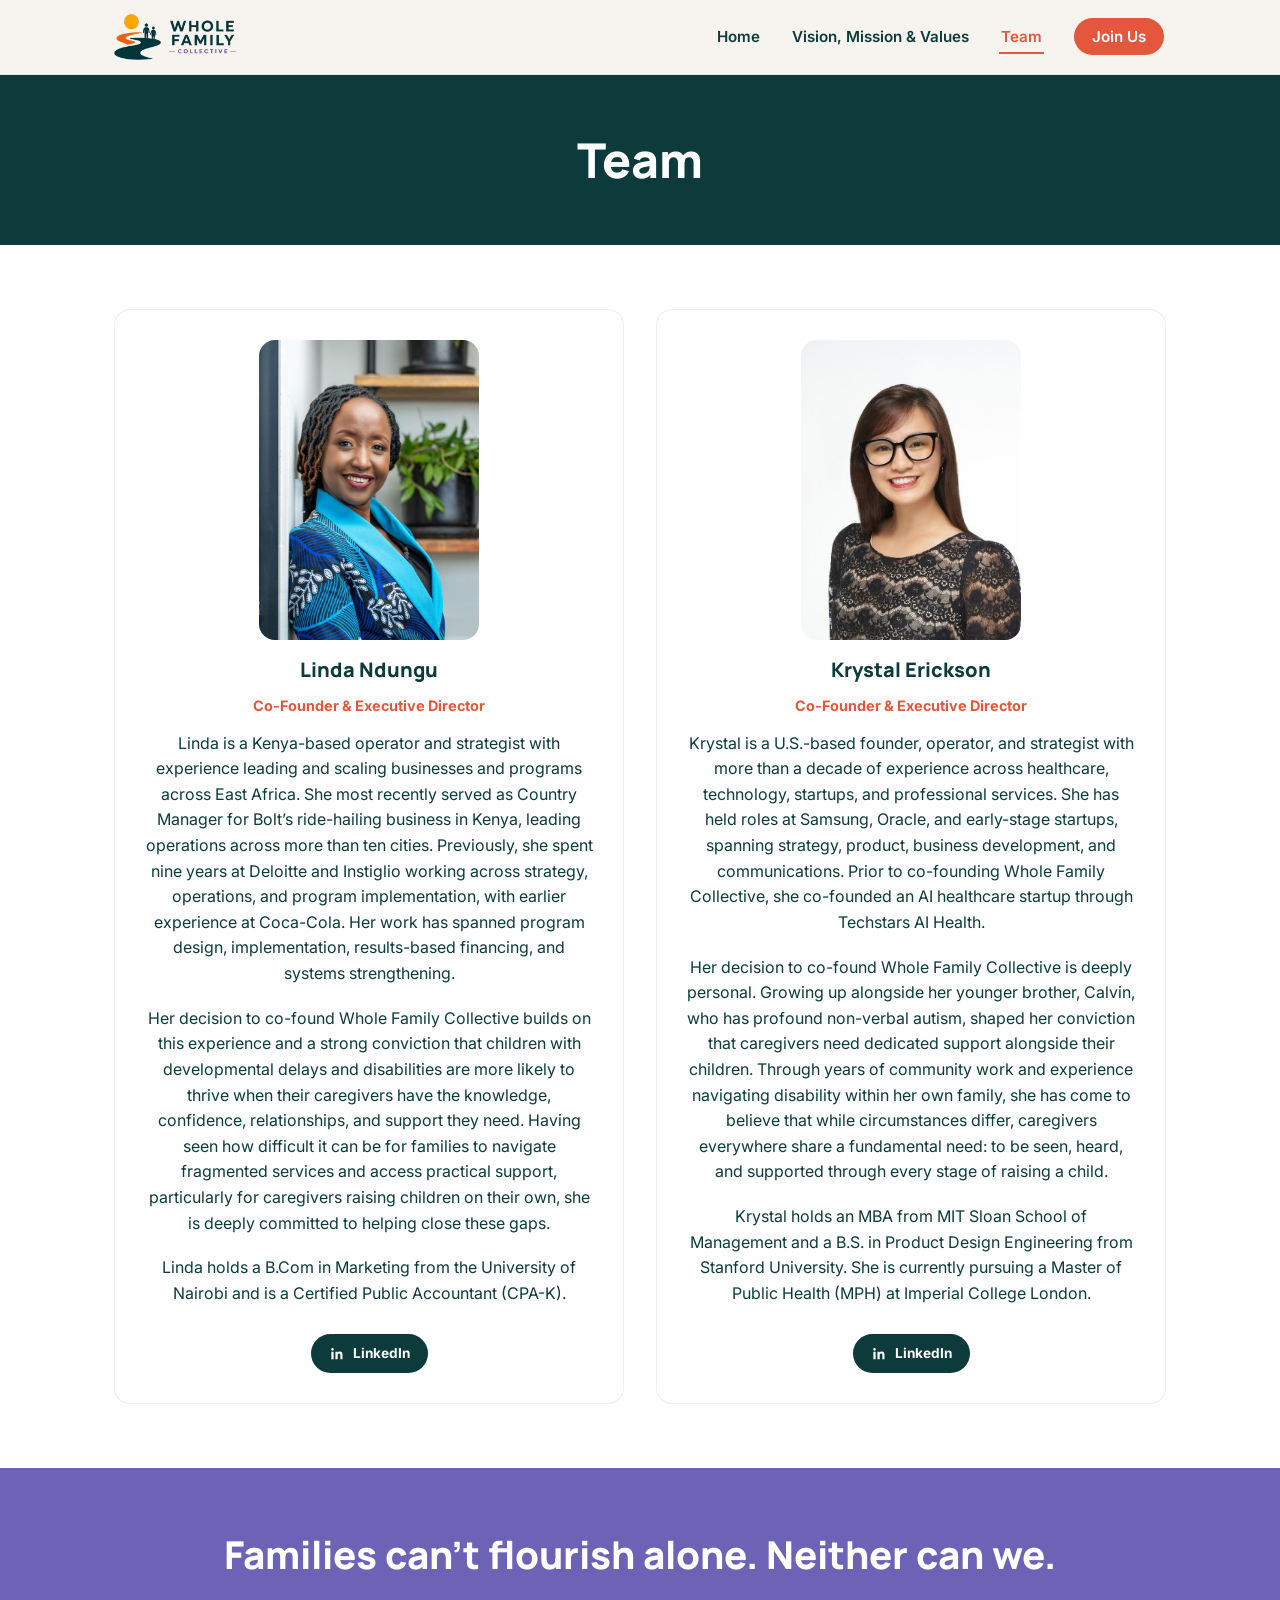
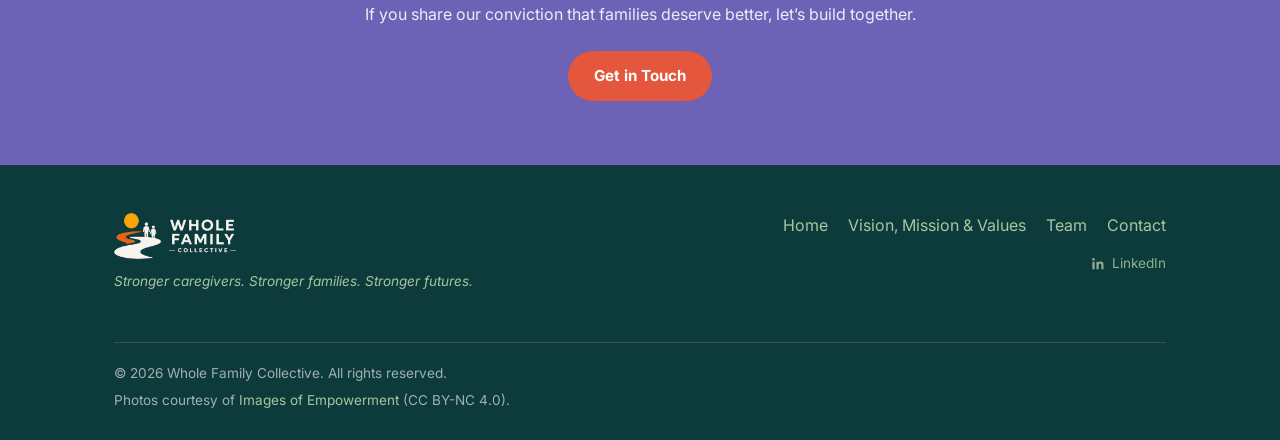
<file: team.html>
<!DOCTYPE html>
<html lang="en">
<head>
<meta charset="UTF-8">
<meta name="viewport" content="width=device-width, initial-scale=1.0">
<title>Team | Whole Family Collective</title>
<meta name="description" content="Meet the co-founders of Whole Family Collective.">
<link rel="icon" type="image/png" href="images/favicon-256.png">
<link rel="preconnect" href="https://fonts.googleapis.com">
<link href="https://fonts.googleapis.com/css2?family=Manrope:wght@700;800&family=Inter:ital,wght@0,400;0,500;0,600;1,400&display=swap" rel="stylesheet">
<link rel="stylesheet" href="css/style.css">
</head>
<body>

<header class="site-header">
  <div class="nav-wrap">
    <a href="index.html" class="brand">
      <img src="images/logo-horizontal.png" alt="Whole Family Collective logo">
    </a>
    <button class="menu-toggle" aria-label="Toggle navigation">&#9776;</button>
    <nav class="main-nav">
      <ul>
        <li><a href="index.html">Home</a></li>
        <li><a href="vision.html">Vision, Mission & Values</a></li>
        <li><a href="team.html" class="active">Team</a></li>
        <li><a href="index.html#join"><span class="nav-cta">Join Us</span></a></li>
      </ul>
    </nav>
  </div>
</header>

<section class="page-hero">
  <div class="container">
    <h1>Team</h1>
  </div>
</section>

<section class="alt">
  <div class="container">
    <div class="team-grid">
      <div class="team-card">
        <div class="team-avatar"><img src="images/team-linda-ndungu.jpg" alt="Linda Ndungu"></div>
        <h3>Linda Ndungu</h3>
        <div class="team-role">Co-Founder &amp; Executive Director</div>
        <p>Linda is a Kenya-based operator and strategist with experience leading and scaling businesses and programs across East Africa. She most recently served as Country Manager for Bolt&rsquo;s ride-hailing business in Kenya, leading operations across more than ten cities. Previously, she spent nine years at Deloitte and Instiglio working across strategy, operations, and program implementation, with earlier experience at Coca-Cola. Her work has spanned program design, implementation, results-based financing, and systems strengthening.</p>
        <p>Her decision to co-found Whole Family Collective builds on this experience and a strong conviction that children with developmental delays and disabilities are more likely to thrive when their caregivers have the knowledge, confidence, relationships, and support they need. Having seen how difficult it can be for families to navigate fragmented services and access practical support, particularly for caregivers raising children on their own, she is deeply committed to helping close these gaps.</p>
        <p>Linda holds a B.Com in Marketing from the University of Nairobi and is a Certified Public Accountant (CPA-K).</p>
        <a href="https://www.linkedin.com/in/linda-ndungu-wambua/" target="_blank" rel="noopener" class="linkedin-btn">
          <svg viewBox="0 0 24 24" fill="white"><path d="M6.94 8.5H3.56V20h3.38V8.5zM5.25 3a1.97 1.97 0 100 3.94 1.97 1.97 0 000-3.94zM20.44 20h-3.37v-5.6c0-1.34-.03-3.06-1.87-3.06-1.87 0-2.16 1.46-2.16 2.96V20H9.67V8.5h3.24v1.57h.05c.45-.85 1.56-1.75 3.2-1.75 3.42 0 4.05 2.25 4.05 5.18V20z"></path></svg>
          LinkedIn
        </a>
      </div>
      <div class="team-card">
        <div class="team-avatar"><img src="images/team-krystal-erickson.jpg" alt="Krystal Erickson"></div>
        <h3>Krystal Erickson</h3>
        <div class="team-role">Co-Founder &amp; Executive Director</div>
        <p>Krystal is a U.S.-based founder, operator, and strategist with more than a decade of experience across healthcare, technology, startups, and professional services. She has held roles at Samsung, Oracle, and early-stage startups, spanning strategy, product, business development, and communications. Prior to co-founding Whole Family Collective, she co-founded an AI healthcare startup through Techstars AI Health.</p>
        <p>Her decision to co-found Whole Family Collective is deeply personal. Growing up alongside her younger brother, Calvin, who has profound non-verbal autism, shaped her conviction that caregivers need dedicated support alongside their children. Through years of community work and experience navigating disability within her own family, she has come to believe that while circumstances differ, caregivers everywhere share a fundamental need: to be seen, heard, and supported through every stage of raising a child.</p>
        <p>Krystal holds an MBA from MIT Sloan School of Management and a B.S. in Product Design Engineering from Stanford University. She is currently pursuing a Master of Public Health (MPH) at Imperial College London.</p>
        <a href="https://www.linkedin.com/in/krystalerickson/" target="_blank" rel="noopener" class="linkedin-btn">
          <svg viewBox="0 0 24 24" fill="white"><path d="M6.94 8.5H3.56V20h3.38V8.5zM5.25 3a1.97 1.97 0 100 3.94 1.97 1.97 0 000-3.94zM20.44 20h-3.37v-5.6c0-1.34-.03-3.06-1.87-3.06-1.87 0-2.16 1.46-2.16 2.96V20H9.67V8.5h3.24v1.57h.05c.45-.85 1.56-1.75 3.2-1.75 3.42 0 4.05 2.25 4.05 5.18V20z"></path></svg>
          LinkedIn
        </a>
      </div>
    </div>
  </div>
</section>

<section class="cta-band" id="join">
  <div class="container">
    <h2>Families can't flourish alone. Neither can we.</h2>
    <p>If you share our conviction that families deserve better, let&rsquo;s build together.</p>
    <div class="hero-buttons" style="justify-content:center; margin-top:24px;">
      <a href="mailto:hello@wholefamilycollective.org" class="btn btn-primary">Get in Touch</a>
    </div>
  </div>
</section>

<footer class="site-footer">
  <div class="container">
    <div class="footer-top">
      <div>
        <a href="index.html" class="brand">
          <img src="images/logo-horizontal-light.png" alt="Whole Family Collective logo" class="footer-logo">
        </a>
        <p class="footer-tagline">Stronger caregivers. Stronger families. Stronger futures.</p>
      </div>
      <nav>
        <ul>
          <li><a href="index.html">Home</a></li>
          <li><a href="vision.html">Vision, Mission & Values</a></li>
          <li><a href="team.html">Team</a></li>
          <li><a href="mailto:hello@wholefamilycollective.org">Contact</a></li>
        </ul>
        <a href="https://www.linkedin.com/company/wholefamilycollective/" target="_blank" rel="noopener" class="footer-social">
          <svg viewBox="0 0 24 24" width="16" height="16" fill="currentColor"><path d="M6.94 8.5H3.56V20h3.38V8.5zM5.25 3a1.97 1.97 0 100 3.94 1.97 1.97 0 000-3.94zM20.44 20h-3.37v-5.6c0-1.34-.03-3.06-1.87-3.06-1.87 0-2.16 1.46-2.16 2.96V20H9.67V8.5h3.24v1.57h.05c.45-.85 1.56-1.75 3.2-1.75 3.42 0 4.05 2.25 4.05 5.18V20z"></path></svg>
          LinkedIn
        </a>
      </nav>
    </div>
    <div class="footer-bottom">
      &copy; 2026 Whole Family Collective. All rights reserved.
      <span style="display:block; margin-top:6px;">Photos courtesy of <a href="https://imagesofempowerment.org" target="_blank" rel="noopener">Images of Empowerment</a> (CC BY-NC 4.0).</span>
    </div>
  </div>
</footer>

<script src="js/main.js"></script>
</body>
</html>
</file>
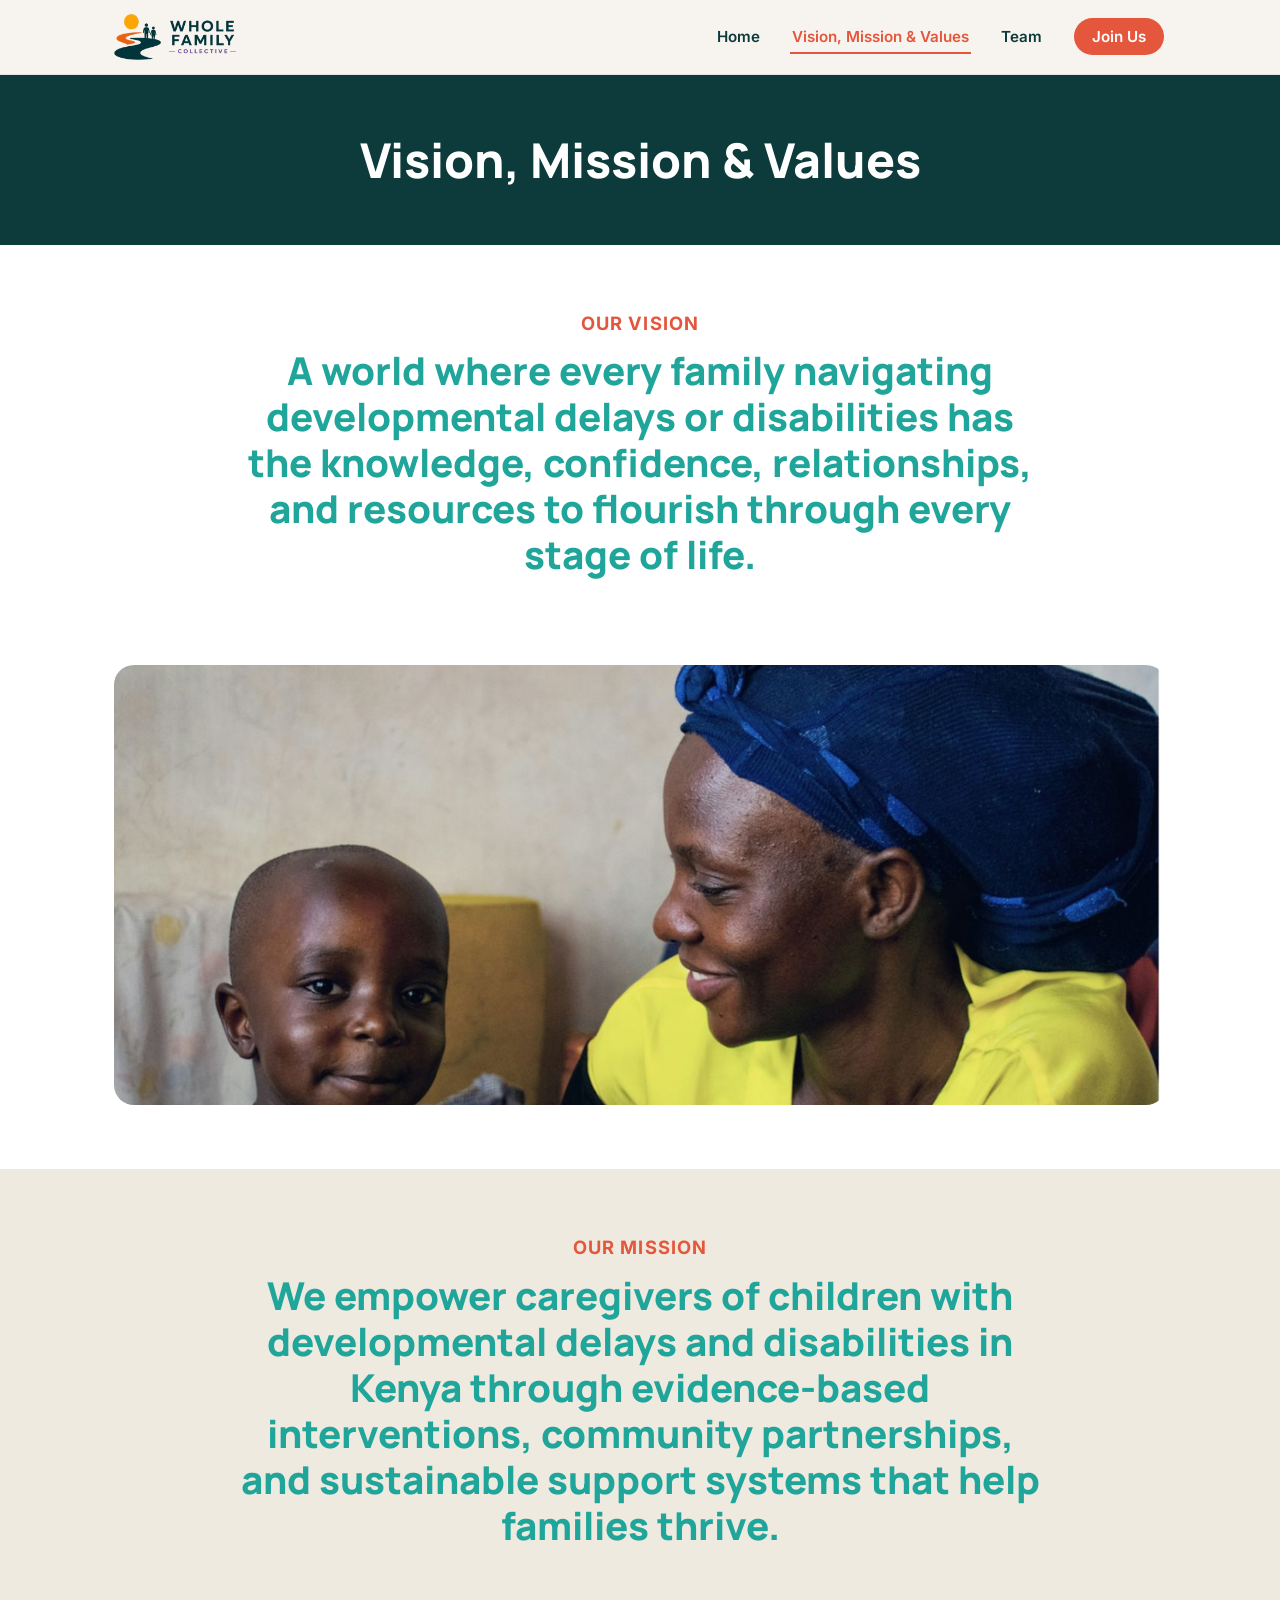
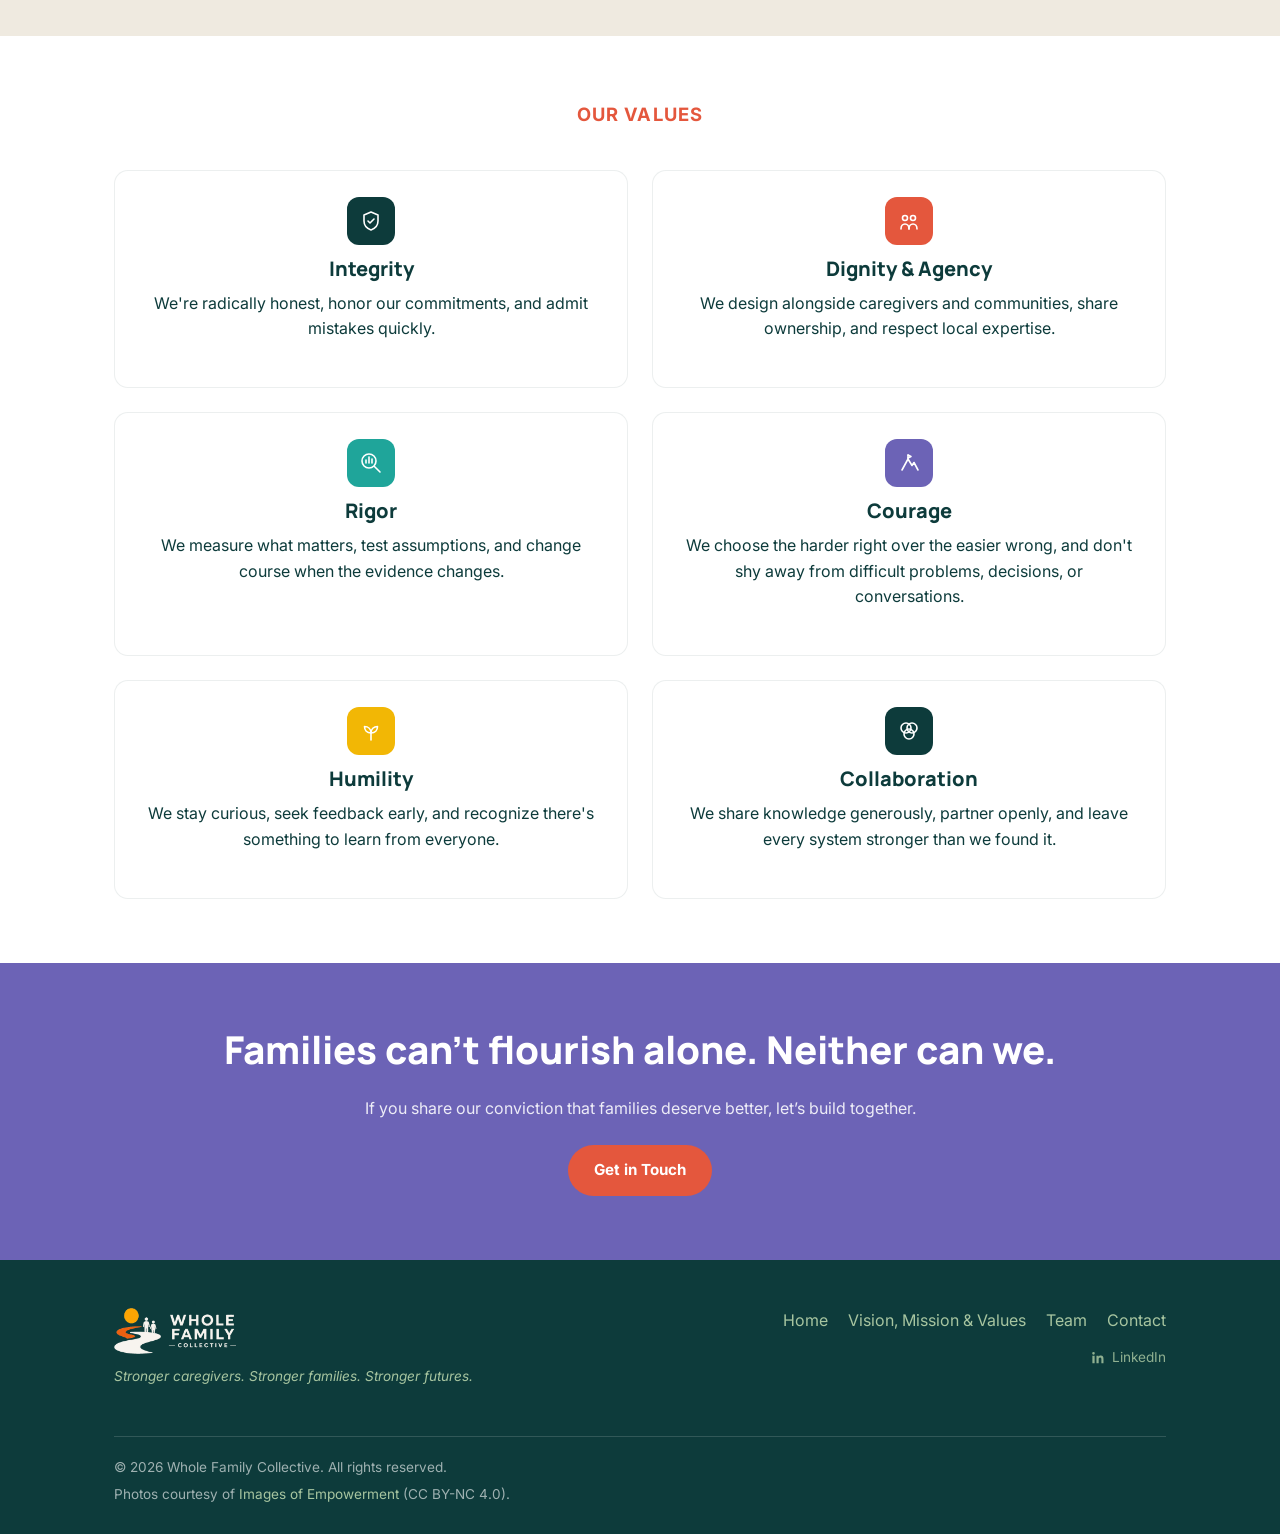
<file: vision.html>
<!DOCTYPE html>
<html lang="en">
<head>
<meta charset="UTF-8">
<meta name="viewport" content="width=device-width, initial-scale=1.0">
<title>Vision, Mission & Values | Whole Family Collective</title>
<meta name="description" content="Our vision, mission, and values at Whole Family Collective.">
<link rel="icon" type="image/png" href="images/favicon-256.png">
<link rel="preconnect" href="https://fonts.googleapis.com">
<link href="https://fonts.googleapis.com/css2?family=Manrope:wght@700;800&family=Inter:ital,wght@0,400;0,500;0,600;1,400&display=swap" rel="stylesheet">
<link rel="stylesheet" href="css/style.css">
</head>
<body>

<header class="site-header">
  <div class="nav-wrap">
    <a href="index.html" class="brand">
      <img src="images/logo-horizontal.png" alt="Whole Family Collective logo">
    </a>
    <button class="menu-toggle" aria-label="Toggle navigation">&#9776;</button>
    <nav class="main-nav">
      <ul>
        <li><a href="index.html">Home</a></li>
        <li><a href="vision.html" class="active">Vision, Mission & Values</a></li>
        <li><a href="team.html">Team</a></li>
        <li><a href="index.html#join"><span class="nav-cta">Join Us</span></a></li>
      </ul>
    </nav>
  </div>
</header>

<section class="page-hero">
  <div class="container">
    <h1>Vision, Mission & Values</h1>
  </div>
</section>

<section class="alt">
  <div class="container">
    <div class="vm-block">
      <div class="section-kicker">Our Vision</div>
      <h2>A world where every family navigating developmental delays or disabilities has the knowledge, confidence, relationships, and resources to flourish through every stage of life.</h2>
    </div>
  </div>
</section>

<section class="alt" style="padding-top:0;">
  <div class="container">
    <img src="images/mission-mother-child.jpg" alt="A mother and her young child sharing a warm moment together" style="width:100%; height:440px; object-fit:cover; object-position:center 25%; border-radius:20px; display:block;">
  </div>
</section>

<section class="tinted">
  <div class="container">
    <div class="vm-block">
      <div class="section-kicker">Our Mission</div>
      <h2>We empower caregivers of children with developmental delays and disabilities in Kenya through evidence-based interventions, community partnerships, and sustainable support systems that help families thrive.</h2>
    </div>
  </div>
</section>

<section class="alt">
  <div class="container">
    <div class="section-intro" style="margin-left:auto; margin-right:auto; text-align:center; max-width:700px;">
      <div class="section-kicker">Our Values</div>
    </div>

    <div class="card-grid centered cols-2">
      <div class="card">
        <div class="icon-badge navy">
          <svg viewBox="0 0 24 24" fill="none" stroke="white" stroke-width="1.6" stroke-linecap="round" stroke-linejoin="round">
            <path d="M12 3l7 3v6c0 4.5-3 7.5-7 9-4-1.5-7-4.5-7-9V6z"></path>
            <path d="M9 12l2 2 4-4"></path>
          </svg>
        </div>
        <h3>Integrity</h3>
        <p>We're radically honest, honor our commitments, and admit mistakes quickly.</p>
      </div>
      <div class="card">
        <div class="icon-badge coral">
          <svg viewBox="0 0 24 24" fill="none" stroke="white" stroke-width="1.6" stroke-linecap="round" stroke-linejoin="round">
            <circle cx="8" cy="9" r="2.5"></circle>
            <circle cx="16" cy="9" r="2.5"></circle>
            <path d="M4 20c0-3 1.8-5 4-5s4 2 4 5"></path>
            <path d="M12 20c0-3 1.8-5 4-5s4 2 4 5"></path>
          </svg>
        </div>
        <h3>Dignity &amp; Agency</h3>
        <p>We design alongside caregivers and communities, share ownership, and respect local expertise.</p>
      </div>
      <div class="card">
        <div class="icon-badge teal">
          <svg viewBox="0 0 24 24" fill="none" stroke="white" stroke-width="1.6" stroke-linecap="round" stroke-linejoin="round">
            <circle cx="10" cy="10" r="7"></circle>
            <line x1="15.2" y1="15.2" x2="21" y2="21"></line>
            <line x1="7" y1="12" x2="7" y2="9"></line>
            <line x1="10" y1="12" x2="10" y2="6"></line>
            <line x1="13" y1="12" x2="13" y2="8"></line>
          </svg>
        </div>
        <h3>Rigor</h3>
        <p>We measure what matters, test assumptions, and change course when the evidence changes.</p>
      </div>
      <div class="card">
        <div class="icon-badge purple">
          <svg viewBox="0 0 24 24" fill="none" stroke="white" stroke-width="1.6" stroke-linecap="round" stroke-linejoin="round">
            <path d="M5 19l6-11 4 6.5 2-3 4 7.5"></path>
            <path d="M11 8V4"></path>
            <path d="M11 4l3 1.5-3 1.5"></path>
          </svg>
        </div>
        <h3>Courage</h3>
        <p>We choose the harder right over the easier wrong, and don't shy away from difficult problems, decisions, or conversations.</p>
      </div>
      <div class="card">
        <div class="icon-badge gold">
          <svg viewBox="0 0 24 24" fill="none" stroke="white" stroke-width="1.6" stroke-linecap="round" stroke-linejoin="round">
            <path d="M12 21v-7"></path>
            <path d="M12 14c-4 0-6.5-2.8-6.5-6.5 3.7 0 6.5 2.5 6.5 6.5z"></path>
            <path d="M12 14c4 0 6.5-2.8 6.5-6.5-3.7 0-6.5 2.5-6.5 6.5z"></path>
          </svg>
        </div>
        <h3>Humility</h3>
        <p>We stay curious, seek feedback early, and recognize there's something to learn from everyone.</p>
      </div>
      <div class="card">
        <div class="icon-badge navy">
          <svg viewBox="0 0 24 24" fill="none" stroke="white" stroke-width="1.6" stroke-linecap="round" stroke-linejoin="round">
            <circle cx="9" cy="9" r="5"></circle>
            <circle cx="15" cy="9" r="5"></circle>
            <circle cx="12" cy="15" r="5"></circle>
          </svg>
        </div>
        <h3>Collaboration</h3>
        <p>We share knowledge generously, partner openly, and leave every system stronger than we found it.</p>
      </div>
    </div>
  </div>
</section>

<section class="cta-band" id="join">
  <div class="container">
    <h2>Families can't flourish alone. Neither can we.</h2>
    <p>If you share our conviction that families deserve better, let&rsquo;s build together.</p>
    <div class="hero-buttons" style="justify-content:center; margin-top:24px;">
      <a href="mailto:hello@wholefamilycollective.org" class="btn btn-primary">Get in Touch</a>
    </div>
  </div>
</section>

<footer class="site-footer">
  <div class="container">
    <div class="footer-top">
      <div>
        <a href="index.html" class="brand">
          <img src="images/logo-horizontal-light.png" alt="Whole Family Collective logo" class="footer-logo">
        </a>
        <p class="footer-tagline">Stronger caregivers. Stronger families. Stronger futures.</p>
      </div>
      <nav>
        <ul>
          <li><a href="index.html">Home</a></li>
          <li><a href="vision.html">Vision, Mission & Values</a></li>
          <li><a href="team.html">Team</a></li>
          <li><a href="mailto:hello@wholefamilycollective.org">Contact</a></li>
        </ul>
        <a href="https://www.linkedin.com/company/wholefamilycollective/" target="_blank" rel="noopener" class="footer-social">
          <svg viewBox="0 0 24 24" width="16" height="16" fill="currentColor"><path d="M6.94 8.5H3.56V20h3.38V8.5zM5.25 3a1.97 1.97 0 100 3.94 1.97 1.97 0 000-3.94zM20.44 20h-3.37v-5.6c0-1.34-.03-3.06-1.87-3.06-1.87 0-2.16 1.46-2.16 2.96V20H9.67V8.5h3.24v1.57h.05c.45-.85 1.56-1.75 3.2-1.75 3.42 0 4.05 2.25 4.05 5.18V20z"></path></svg>
          LinkedIn
        </a>
      </nav>
    </div>
    <div class="footer-bottom">
      &copy; 2026 Whole Family Collective. All rights reserved.
      <span style="display:block; margin-top:6px;">Photos courtesy of <a href="https://imagesofempowerment.org" target="_blank" rel="noopener">Images of Empowerment</a> (CC BY-NC 4.0).</span>
    </div>
  </div>
</footer>

<script src="js/main.js"></script>
</body>
</html>
</file>
<file: css/brand.css>
/* Brand palette. Roles vs. the original mockup: paper->cream, ink->navy, green->navy (text/links/logo) and purple (dark bands),
   brick->coral (accents), ochre->gold, clay->tint (.clay sections keep their class name). */
:root{--line:#DED6C5;--cream:#F7F4EF;--navy:#0D3B3B;--teal:#1FA59A;--coral:#E4573D;--gold:#F2B705;--purple:#6C63B6;--tint:#EFEAE0;
--head:Fraunces,Georgia,serif;--body:Inter,system-ui,-apple-system,"Segoe UI",sans-serif}
*{box-sizing:border-box}html{scroll-behavior:smooth}
@media(prefers-reduced-motion:reduce){html{scroll-behavior:auto}*{animation:none!important;transition:none!important}}
body{margin:0;background:var(--cream);color:var(--navy);font:1.0625rem/1.7 var(--body)}
img{max-width:100%;display:block}a{color:var(--navy);text-underline-offset:3px}
:focus-visible{outline:3px solid var(--coral);outline-offset:3px}
.skip{position:absolute;left:-999px}.skip:focus{left:1rem;top:1rem;background:var(--navy);color:#fff;padding:.6rem 1rem;z-index:20}
.w{max-width:70rem;margin:0 auto;padding:0 1.25rem}
h1,h2,h3{font-family:var(--head);font-weight:600;line-height:1.08;margin:0 0 1.5rem;letter-spacing:-.01em}
h2{font-size:clamp(1.9rem,5.5vw,3.2rem)}h3{font-size:1.35rem;margin-bottom:.75rem}
p{margin:0 0 1.25rem}
.note{font-weight:700;font-size:1.2rem;color:var(--coral);margin:0 0 .75rem}
/* header */
header{background:var(--cream);border-bottom:1px solid rgba(13,59,59,.15);position:sticky;top:0;z-index:10}
header .w{display:flex;align-items:center;justify-content:space-between;gap:1rem;min-height:4.25rem}
.logo{font:800 1.15rem var(--head);color:var(--navy);text-decoration:none;line-height:1.1}
.logo img{height:40px;width:auto}
nav ul{display:flex;gap:1.1rem;list-style:none;margin:0;padding:0;align-items:center}
nav a{color:var(--navy);text-decoration:none;padding:.4rem 0;border-bottom:2px solid transparent;font-size:.95rem}
nav a:hover,nav a[aria-current]{border-color:var(--coral)}
nav a.cta,.btn{background:var(--navy);color:#fff;padding:.7rem 1.3rem;border-radius:2px;font-weight:600;text-decoration:none;display:inline-block;border:0;font:600 1rem var(--body);cursor:pointer}
nav a.cta{padding:.5rem 1rem}nav a.cta:hover,.btn:hover{background:var(--purple)}
#mb{display:none;background:none;border:2px solid var(--navy);padding:.45rem .8rem;font:600 .95rem var(--body)}
@media(max-width:62rem){#mb{display:block}nav ul{display:none;position:absolute;left:0;right:0;top:100%;background:var(--cream);flex-direction:column;align-items:flex-start;padding:1rem 1.25rem 1.5rem;border-bottom:1px solid rgba(13,59,59,.15)}nav ul.open{display:flex}}
/* hero: the 23 hours */
.hero{padding:3rem 0 0;overflow:hidden}
.hero .w{display:grid;gap:2rem}
.hero h1{font-size:clamp(2.1rem,7vw,4.6rem);font-weight:400;line-height:1.05;margin:0;max-width:17ch;animation:rise .9s ease both}
.hero h1 b{display:block;font-weight:800;font-size:clamp(9rem,40vw,25rem);line-height:.78;color:var(--coral);letter-spacing:-.06em;margin:.15em 0 0 -.04em}
@keyframes rise{from{opacity:0;transform:translateY(14px)}}
.ph{background:var(--tint);aspect-ratio:3/4;position:relative;overflow:hidden}
.ph img{width:100%;height:100%;object-fit:cover}
.ph:after{content:"";position:absolute;left:0;bottom:0;width:38%;height:10px;background:var(--gold)}
.lede p{font-size:1.2rem}
@media(min-width:52rem){.hero .w{grid-template-columns:1.5fr 1fr;gap:3.5rem}.hero .ph{margin-top:3rem;aspect-ratio:3/4.4}.lede{max-width:34rem}}
section.b{padding:4rem 0}.clay{background:var(--tint);--line:#D3CAB6}
/* stats */
.stats{display:grid;gap:3rem}
.stat b{display:block;font:800 clamp(4.5rem,18vw,9.5rem)/.85 var(--head);color:var(--coral);letter-spacing:-.04em}
.stat p{margin:.6rem 0 .3rem}.stat small{display:block;font-size:.9rem;border-left:4px solid var(--teal);padding-left:.7rem;max-width:34ch}
@media(min-width:52rem){.stats .stat{max-width:34rem}.stat:nth-child(2){margin-left:22%}.stat:nth-child(3){margin-left:44%}}
/* pillars: a path with honest statuses */
.path{border-left:3px solid var(--navy);margin-left:.4rem;padding-left:1.6rem}
.step{position:relative;padding:0 0 2.2rem}
.step:before{content:"";position:absolute;left:-2.15rem;top:.55rem;width:.9rem;height:.9rem;background:var(--coral);border-radius:50%}
.step:nth-child(2):before{background:var(--cream);border:3px solid var(--coral)}
.step:nth-child(3):before{background:var(--cream);border:3px dashed var(--navy)}
.step .st{font-weight:700;font-size:1.2rem;color:var(--coral)}
/* values */
.cols{display:grid;gap:1.5rem}
@media(min-width:52rem){.cols{grid-template-columns:repeat(3,1fr)}}
.dark{background:var(--purple);--line:#574F9A;color:#fff}.dark a{color:#fff}.dark .btn{background:var(--gold);color:var(--navy)}.dark .btn:hover{background:#fff}.dark :focus-visible{outline-color:#fff}
.quote{font:400 clamp(1.5rem,4vw,2.4rem)/1.25 var(--head);text-wrap:pretty;border-left:6px solid var(--coral);padding-left:1.2rem}
/* pages */
.ph-head{padding:3.5rem 1.25rem 0}.ph-head h1{font-size:clamp(2.4rem,7vw,4.8rem);margin:0}.ph-head::after{content:"";display:block;border-bottom:1px solid var(--navy);margin-top:2rem}.ph-head+section.b{padding-top:3rem}
.bio{display:grid;gap:1.5rem;padding:3rem 0;border-top:1px solid var(--navy)}article.bio:first-of-type{border-top:0}
@media(min-width:52rem){.bio{grid-template-columns:16rem 1fr;gap:3rem}.bio:nth-of-type(even){grid-template-columns:1fr 16rem}.bio:nth-of-type(even) .pic{order:2}}
.bio .ph{aspect-ratio:1/1.15}
.res{display:flex;align-items:center;min-height:8rem}.res p{margin:0}
.cols.c2,.cols.c4{grid-template-columns:1fr}
@media(min-width:40rem){.cols.c2,.cols.c4{grid-template-columns:repeat(2,1fr)}}
@media(min-width:62rem){.cols.c4{grid-template-columns:repeat(4,1fr)}}
.ph.empty:before{content:attr(data-l);position:absolute;inset:0;display:grid;place-items:center;font:600 .9rem var(--body);color:var(--navy);padding:1rem;text-align:center}
form{display:grid;gap:1rem;max-width:36rem;margin:0 auto}
label{font-weight:600;display:grid;gap:.3rem}
input,select,textarea{font:inherit;padding:.7rem;border:2px solid var(--navy);background:#fff;border-radius:2px;width:100%}
.empty{border:2px dashed var(--navy);padding:1.2rem;display:flex;align-items:center;min-height:8rem}.empty p{margin:0}.ph.empty{display:block;min-height:0}
footer{padding:2.5rem 0;font-size:.9rem;border-top:1px solid var(--navy)}
footer ul{list-style:none;padding:0;display:flex;flex-wrap:wrap;gap:1rem 1.4rem}footer p{max-width:none}
h4{font-family:var(--head);font-weight:600;font-size:1.2rem;line-height:1.15;margin:0 0 .75rem}
.lst{margin:0 0 1.2rem;padding-left:1.25rem}.lst li{margin:0 0 .6rem}.lst li::marker{color:var(--coral)}
@media(min-width:52rem){.path{display:grid;grid-template-columns:repeat(3,1fr);gap:3rem;border-left:0;border-top:3px solid var(--navy);margin-left:0;padding:2rem 0 0}
.step{padding:0}.step:before{left:0;top:-2.55rem}}
.wide h2{max-width:none;text-wrap:balance}.wide p:not(.quote){max-width:none;font-size:1.2rem}
.ic{width:3.25rem;height:3.25rem;display:grid;place-items:center;margin:0 0 1rem;border-radius:12px}
.ic svg{width:1.75rem;height:1.75rem;fill:none;stroke:#fff;stroke-width:1.6;stroke-linecap:round;stroke-linejoin:round}
.ic.navy{background:var(--navy)}.ic.coral{background:var(--coral)}.ic.purple{background:var(--purple)}.ic.teal{background:var(--teal)}
.ctr{max-width:36rem;margin:0 auto}.ctr p{max-width:none}
.mid{text-align:center}.mid .ic{margin-left:auto;margin-right:auto}
.card{background:rgba(255,255,255,.5);color:var(--navy);border:2px solid var(--line);border-radius:20px;padding:2rem 1.5rem}.lede.card{padding:2.5rem 2rem;align-self:start}
.card p:last-child{margin-bottom:0}
.legal{font-size:.8rem;font-style:italic;margin:0 0 .6rem}.legal.plain{font-style:normal}
.li{margin:1rem 0 0;text-align:center}.li a{display:inline-block;color:var(--navy)}.li a:hover{color:var(--purple)}.li svg{width:1.9rem;height:1.9rem;fill:currentColor;display:block}
/* spacing system: the same vertical rhythm on every page */
figure{margin:0}
.bio h2{margin:0 0 .25rem}.bio .note{margin-bottom:1.25rem}.bio p:last-child{margin-bottom:0}
:is(.b .w,.wide,.ctr)>*{margin-top:0;margin-bottom:0}
:is(.b .w,.wide,.ctr)>*+*{margin-top:1.25rem}
:is(.b .w,.wide,.ctr)>*+:is(h2,h3){margin-top:2.5rem}
:is(.b .w,.wide,.ctr)>:is(.stats,.path,.cols,.quote,.ctr,form,.empty,figure),
:is(.b .w,.wide,.ctr)>:is(.stats,.path,.cols,.quote,.ctr,form,.empty,figure)+*{margin-top:2.5rem}
:is(.b .w,.wide,.ctr)>h2+*{margin-top:1.5rem}
:is(.b .w,.wide,.ctr)>:is(h3,h4)+*{margin-top:.75rem}
:is(.b .w,.wide,.ctr)>.note+*{margin-top:.75rem}
:is(.b .w,.wide,.ctr)>.note+:is(.cols,.stats,.path){margin-top:1.5rem}
:is(.b .w,.wide,.ctr)>:first-child{margin-top:0}
.fbar{display:flex;align-items:center;justify-content:space-between;gap:1rem}.fbar{margin-bottom:1rem}.fbar .logo{margin:0}
footer .soc{gap:1rem;margin:0}footer .soc a{display:block;color:var(--navy)}footer .soc a:hover{color:var(--purple)}footer .soc svg{width:1.7rem;height:1.7rem;fill:currentColor;display:block}
.thanks{margin-top:0}.thanks h3{margin-bottom:.5rem}.thanks p{margin:0}
/* newsletter signup (footer) */
.subscribe{margin:1.5rem 0}
.sub-h{font-family:var(--head);font-weight:600;font-size:1.15rem;margin:0 0 .75rem}
form.sub{display:flex;gap:.6rem;max-width:30rem;margin:0 0 .75rem;align-items:stretch}
form.sub input[type=email]{flex:1;min-width:0;width:auto;border-radius:12px;padding:.65rem .9rem;font-size:.95rem}
form.sub .btn{border-radius:12px;padding:.65rem 1.2rem;font-size:.95rem;white-space:nowrap}
.subscribe .legal{max-width:36rem}
.sr{position:absolute;left:-999px}
@media(max-width:30rem){form.sub{flex-direction:column}}
/* quiet legal block */
.fine{border-top:1px solid rgba(13,59,59,.18);margin-top:1.75rem;padding-top:1.25rem;color:#4F6B6B}
.fine p{font-size:.75rem;font-style:italic;line-height:1.6;margin:0 0 .6rem}
.fine p:last-child{margin-bottom:0}.fine a{color:inherit}
/* footer layout: links left, social + signup right */
.ftop{display:grid;gap:2rem}
.fl .logo{margin:0 0 1rem}.fl>p{margin:0 0 1.25rem}.fl ul{margin-bottom:0}
.fr .soc{margin:0 0 1.5rem;justify-content:flex-end}
.fr .subscribe{margin:0}.fr .subscribe .legal{max-width:none}
@media(min-width:52rem){.ftop{grid-template-columns:1fr minmax(0,26rem);gap:3rem;align-items:start}}
.fl>p.ftag{font-size:.8rem}
/* volunteers: a smaller, secondary team section; name and title on top, photo level with the text below */
.advisors h2{font-size:clamp(1.5rem,3.6vw,2rem)}
.bio.sm{border:2px solid var(--line);border-radius:20px;background:rgba(255,255,255,.22);padding:1.5rem;gap:1.25rem 2rem;align-items:stretch}
.bio.sm .vh{grid-column:1/-1}
.bio.sm h3{margin:0 0 .25rem}
.bio.sm .note{font-size:1rem;margin:0}
.bio.sm p{font-size:.95rem}
.bio.sm .ph{aspect-ratio:1/1.15;border-radius:14px}
.bio.sm .ph img{object-position:50% 14%}
@media(min-width:52rem){.bio.sm{grid-template-columns:13rem 1fr;padding:1.75rem}.bio.sm .pic{position:relative}.bio.sm .ph{aspect-ratio:auto;position:absolute;inset:0}}
/* donate */
nav a.cta.give{background:var(--gold);color:var(--navy)}nav a.cta.give:hover{background:var(--navy);color:#fff}
.btn.alt{background:transparent;border:2px solid currentColor;color:#fff;margin-left:.5rem}.btn.alt:hover{background:#fff;color:var(--navy)}
.cols.c3{grid-template-columns:1fr}@media(min-width:52rem){.cols.c3{grid-template-columns:repeat(3,1fr)}}
.dark .card a{color:var(--navy)}
</file>
<file: css/style.css>
/* Whole Family Collective — site styles */

:root {
  --navy: #0D3B3B;
  --teal: #1FA59A;
  --coral: #E4573D;
  --gold: #F2B705;
  --purple: #6C63B6;
  --sage: #A7C5A0;
  --cream: #F7F4EF;

  --font-heading: 'Manrope', sans-serif;
  --font-body: 'Inter', sans-serif;

  --max-width: 1100px;
}

* { box-sizing: border-box; }

html { scroll-behavior: smooth; }

body {
  margin: 0;
  font-family: var(--font-body);
  color: var(--navy);
  background: var(--cream);
  line-height: 1.6;
}

h1, h2, h3, h4 {
  font-family: var(--font-heading);
  font-weight: 800;
  line-height: 1.2;
  margin: 0 0 0.6em;
}

h1 { font-size: clamp(2rem, 4vw, 3rem); }
h2 { font-size: clamp(1.75rem, 3.6vw, 2.4rem); color: var(--teal); }
h3 { font-size: 1.25rem; color: var(--navy); }

p { margin: 0 0 1.2em; }

a { color: var(--teal); }

.container {
  max-width: var(--max-width);
  margin: 0 auto;
  padding: 0 24px;
}

/* Header / Nav */
header.site-header {
  background: var(--cream);
  border-bottom: 1px solid rgba(13,59,59,0.08);
  position: sticky;
  top: 0;
  z-index: 100;
}

.nav-wrap {
  max-width: var(--max-width);
  margin: 0 auto;
  padding: 14px 24px;
  display: flex;
  align-items: center;
  justify-content: space-between;
}

.brand {
  display: flex;
  align-items: center;
  gap: 10px;
  text-decoration: none;
  color: var(--navy);
}

.brand img { height: 46px; width: auto; display: block; }

nav.main-nav ul {
  list-style: none;
  display: flex;
  gap: 28px;
  margin: 0;
  padding: 0;
}

nav.main-nav a {
  text-decoration: none;
  color: var(--navy);
  font-weight: 600;
  font-size: 0.95rem;
  padding: 6px 2px;
  border-bottom: 2px solid transparent;
}

nav.main-nav a:hover,
nav.main-nav a.active {
  border-bottom: 2px solid var(--coral);
  color: var(--coral);
}

.nav-cta {
  background: var(--coral);
  color: #fff !important;
  padding: 9px 18px !important;
  border-radius: 999px;
  border-bottom: none !important;
}
.nav-cta:hover { background: #c8452e; border-bottom: none !important; color: #fff !important; }

.menu-toggle { display: none; }

/* Hero */
.hero {
  background: var(--navy);
  color: var(--cream);
  padding: 72px 0 64px;
  position: relative;
  overflow: hidden;
}

.hero .container {
  position: relative;
  z-index: 2;
  display: grid;
  grid-template-columns: 1.1fr 0.9fr;
  gap: 48px;
  align-items: center;
}

.hero-image img {
  width: 100%;
  height: auto;
  border-radius: 18px;
  display: block;
  box-shadow: 0 20px 50px rgba(0,0,0,0.35);
}

@media (max-width: 900px) {
  .hero .container { grid-template-columns: 1fr; }
  .hero-image { order: -1; }
}

.hero-eyebrow {
  text-transform: uppercase;
  letter-spacing: 0.08em;
  font-weight: 700;
  color: var(--gold);
  font-size: 0.85rem;
  margin-bottom: 8px;
}

.hero h1 { color: var(--gold); max-width: 780px; margin-top: 8px; margin-bottom: 14px; }

.hero p { color: #E7E4DC; max-width: 720px; }

.hero-buttons { display: flex; gap: 16px; margin-top: 24px; flex-wrap: wrap; }

.btn {
  display: inline-block;
  padding: 13px 26px;
  border-radius: 999px;
  font-weight: 700;
  text-decoration: none;
  font-size: 0.95rem;
}

.btn-primary { background: var(--coral); color: #fff; }
.btn-primary:hover { background: #c8452e; }

.btn-secondary { background: transparent; color: #fff; border: 2px solid var(--sage); }
.btn-secondary:hover { background: rgba(255,255,255,0.08); }

/* Section photos: image floats within the text so copy wraps naturally
   instead of sitting in an equal-height grid column with empty space. */
.section-photo-grid {
  margin: 8px 0 32px;
}

.section-photo-grid::after {
  content: "";
  display: table;
  clear: both;
}

.section-photo {
  float: left;
  width: 38%;
  max-width: 320px;
  margin: 4px 28px 20px 0;
}

.section-photo-grid.reverse .section-photo {
  float: right;
  margin: 4px 0 20px 28px;
}

.section-photo img {
  width: 100%;
  height: 220px;
  object-fit: cover;
  border-radius: 16px;
  display: block;
}

.photo-caption {
  display: block;
  font-size: 0.72rem;
  font-style: italic;
  color: var(--navy);
  opacity: 0.55;
  margin-top: 6px;
}

@media (max-width: 640px) {
  .section-photo,
  .section-photo-grid.reverse .section-photo {
    float: none;
    width: 100%;
    max-width: none;
    margin: 0 0 20px;
  }
}

/* Sections */
section { padding: 64px 0; }
section.alt { background: #fff; }
section.tinted { background: #EFEAE0; }

.section-intro {
  margin: 0 auto 40px;
  max-width: 760px;
  text-align: center;
}
.section-intro h2 { color: var(--teal); max-width: none; font-weight: 700; font-size: clamp(1.25rem, 2.4vw, 1.65rem); }
.section-intro > p { max-width: none; }

.text-center { text-align: center; }

.policy-list {
  list-style: none;
  padding: 0;
  margin: 0 0 20px;
  display: grid;
  gap: 6px;
}
.policy-list li {
  font-weight: 600;
  color: var(--navy);
}

.section-feature-photo {
  max-width: 560px;
  margin: 8px auto 40px;
}
.section-feature-photo img {
  width: 100%;
  height: 340px;
  object-fit: cover;
  border-radius: 18px;
  display: block;
}
#where-we-work .section-intro,
#theory-of-change .section-intro { margin-bottom: 0; }

.section-kicker {
  text-transform: uppercase;
  letter-spacing: 0.06em;
  font-weight: 700;
  color: var(--coral);
  font-size: 1.15rem;
  margin-bottom: 10px;
}

.section-kicker.kicker-lg {
  font-family: var(--font-heading);
  font-size: clamp(1.6rem, 3vw, 2.1rem);
  font-weight: 800;
  text-align: center;
  margin-bottom: 16px;
}

/* Stats */
.stats-grid {
  display: grid;
  grid-template-columns: repeat(auto-fit, minmax(220px, 1fr));
  gap: 24px;
  margin: 32px 0 40px;
}

.stat-card {
  background: var(--navy);
  color: #fff;
  padding: 26px 22px;
  border-radius: 14px;
  text-align: center;
}

.stat-number {
  font-family: var(--font-heading);
  font-weight: 800;
  font-size: clamp(3rem, 7vw, 4.5rem);
  color: var(--gold);
  display: block;
  margin-bottom: 8px;
}

.stat-highlight {
  color: var(--gold);
  font-weight: 800;
}

.stat-source {
  font-size: 0.75rem;
  font-style: italic;
  color: var(--sage);
  display: block;
  margin-top: 10px;
}

/* Cards / grids */
.card-grid {
  display: grid;
  grid-template-columns: repeat(auto-fit, minmax(260px, 1fr));
  gap: 24px;
}

.card {
  background: #fff;
  border-radius: 14px;
  padding: 26px;
  border: 1px solid rgba(13,59,59,0.08);
}

.card h3 { margin-bottom: 10px; }

.phase-tag {
  display: block;
  text-transform: uppercase;
  letter-spacing: 0.05em;
  font-weight: 700;
  font-size: 0.72rem;
  margin: 14px 0 6px;
}
.phase-tag.phase-teal { color: var(--teal); }
.phase-tag.phase-coral { color: var(--coral); }
.phase-tag.phase-purple { color: var(--purple); }

.subsection-heading {
  color: var(--purple);
  font-size: 1.05rem;
  margin-top: 48px;
  margin-bottom: 24px;
}

.subsection-block {
  padding-top: 0;
  margin-top: 0;
}

.subsection-block .subsection-heading { margin-top: 0; }

.question-list {
  list-style: none;
  padding: 0;
  margin: 0 0 24px;
  display: grid;
  gap: 10px;
}

.question-list li {
  position: relative;
  padding-left: 26px;
  font-weight: 600;
  color: var(--navy);
}

.question-list li::before {
  content: "";
  position: absolute;
  left: 0;
  top: 0.55em;
  width: 8px;
  height: 8px;
  border-radius: 50%;
  background: var(--coral);
}

.icon-badge {
  width: 48px;
  height: 48px;
  border-radius: 12px;
  display: flex;
  align-items: center;
  justify-content: center;
  margin-bottom: 14px;
  flex-shrink: 0;
}

.icon-badge svg { width: 24px; height: 24px; }

.icon-badge.navy { background: var(--navy); }
.icon-badge.teal { background: var(--teal); }
.icon-badge.coral { background: var(--coral); }
.icon-badge.purple { background: var(--purple); }
.icon-badge.gold { background: var(--gold); }

/* Icon inline with heading (Head/Heart/Soul, promise items) */
.card-heading-row {
  display: flex;
  align-items: center;
  gap: 14px;
  margin-bottom: 14px;
}

.card-heading-row .icon-badge { margin-bottom: 0; }
.card-heading-row h3 { margin-bottom: 0; }

/* Centered card variant (e.g. Core Focus Areas) */
.card-grid.centered .card {
  text-align: center;
  display: flex;
  flex-direction: column;
  align-items: center;
  justify-content: flex-start;
}

.card-grid.centered .card-heading-row {
  flex-direction: column;
}

.card-grid.centered .icon-badge {
  margin: 0 auto 12px;
}

/* We-strengthen-caregivers grid: 2 columns, compact rows */
.card-grid.icons-6 {
  grid-template-columns: repeat(2, 1fr);
  gap: 16px;
}

.card-grid.icons-6 .card {
  display: flex;
  align-items: center;
  gap: 16px;
  padding: 18px 22px;
  text-align: left;
}

.card-grid.icons-6 .icon-badge { margin-bottom: 0; }
.card-grid.icons-6 .card h3 { margin-bottom: 4px; }
.card-grid.icons-6 .card p { margin-bottom: 0; font-size: 0.92rem; }

@media (max-width: 640px) {
  .card-grid.icons-6 { grid-template-columns: 1fr; }
}

.value-lead {
  font-weight: 800;
  color: var(--coral);
  margin: 0 0 8px;
  font-size: 1.05rem;
}

.card-grid.cols-2 { grid-template-columns: repeat(2, 1fr); }
@media (max-width: 640px) {
  .card-grid.cols-2 { grid-template-columns: 1fr; }
}

/* Team */
.team-grid {
  display: grid;
  grid-template-columns: repeat(auto-fit, minmax(300px, 1fr));
  gap: 32px;
}

.team-card {
  background: #fff;
  border-radius: 16px;
  padding: 30px;
  border: 1px solid rgba(13,59,59,0.08);
  text-align: center;
}

.team-avatar {
  width: 220px;
  height: 300px;
  border-radius: 16px;
  margin: 0 auto 18px;
  overflow: hidden;
  background: var(--sage);
}

.team-avatar img {
  width: 100%;
  height: 100%;
  object-fit: cover;
  display: block;
}

.team-card h3 { text-align: center; }

.team-role {
  color: var(--coral);
  font-weight: 700;
  font-size: 0.9rem;
  margin-bottom: 14px;
  text-align: center;
}

.linkedin-btn {
  display: inline-flex;
  align-items: center;
  gap: 8px;
  margin-top: 8px;
  padding: 9px 18px;
  border-radius: 999px;
  background: var(--navy);
  color: #fff;
  text-decoration: none;
  font-weight: 700;
  font-size: 0.85rem;
}
.linkedin-btn:hover { background: var(--teal); }
.linkedin-btn svg { width: 16px; height: 16px; flex-shrink: 0; }

/* Promise / stakeholder list */
.promise-list {
  display: grid;
  grid-template-columns: repeat(3, 1fr);
  gap: 24px;
}

.promise-item {
  background: #fff;
  border-radius: 14px;
  padding: 26px 24px;
  border: 1px solid rgba(13,59,59,0.08);
  display: flex;
  flex-direction: column;
  align-items: center;
  text-align: center;
}

.promise-item .icon-badge { margin: 0 auto 12px; }
.promise-item h3 { margin-bottom: 6px; }
.promise-item p { margin-bottom: 0; }

@media (max-width: 800px) {
  .promise-list { grid-template-columns: 1fr; }
}

/* Join us / CTA band */
.cta-band {
  background: var(--purple);
  color: #fff;
  text-align: center;
}

.cta-band h2 { color: #fff; }
.cta-band .section-kicker { color: #fff; }
.cta-band p { color: #EDECF7; max-width: 640px; margin-left: auto; margin-right: auto; }

.join-grid {
  display: grid;
  grid-template-columns: repeat(auto-fit, minmax(220px, 1fr));
  gap: 20px;
  margin-top: 32px;
  text-align: center;
}

.join-card {
  background: #fff;
  border-radius: 12px;
  padding: 22px;
  box-shadow: 0 8px 24px rgba(0,0,0,0.15);
}

.join-card h3 { color: var(--navy); }
.join-card p { color: #4a4a5a; margin: 0; }
.join-card .icon-badge { margin: 0 auto 14px; }

/* Footer */
footer.site-footer {
  background: var(--navy);
  color: var(--sage);
  padding: 48px 0 28px;
}

footer.site-footer .footer-top {
  display: flex;
  flex-wrap: wrap;
  justify-content: space-between;
  gap: 32px;
  margin-bottom: 32px;
}

footer.site-footer a { color: var(--sage); text-decoration: none; }
footer.site-footer a:hover { color: var(--gold); }

.footer-logo { height: 46px; width: auto; display: block; }

.footer-tagline {
  font-style: italic;
  font-size: 0.85rem;
  color: var(--sage);
  margin-top: 12px;
  white-space: nowrap;
}

footer.site-footer nav {
  display: flex;
  flex-direction: column;
  align-items: flex-end;
}

footer.site-footer nav ul {
  list-style: none;
  padding: 0;
  margin: 0;
  display: flex;
  gap: 20px;
  flex-wrap: wrap;
  justify-content: flex-end;
}

.footer-social {
  display: inline-flex;
  align-items: center;
  gap: 6px;
  margin-top: 14px;
  font-size: 0.85rem;
  opacity: 0.85;
}

.footer-bottom {
  border-top: 1px solid rgba(255,255,255,0.15);
  padding-top: 20px;
  font-size: 0.85rem;
  color: rgba(255,255,255,0.6);
}

/* Vision/Mission page hero variant */
.page-hero {
  background: var(--navy);
  color: #fff;
  padding: 56px 0;
  text-align: center;
}
.page-hero h1 { color: #fff; max-width: 700px; margin: 0 auto; }
.page-hero p { color: var(--sage); max-width: 700px; margin: 0 auto; }

.vm-block {
  text-align: center;
  max-width: 800px;
  margin: 0 auto 20px;
}

/* Mobile */
@media (max-width: 820px) {
  nav.main-nav { display: none; }
  .menu-toggle {
    display: block;
    background: none;
    border: none;
    font-size: 1.6rem;
    color: var(--navy);
    cursor: pointer;
  }
  nav.main-nav.open {
    display: flex;
    position: absolute;
    top: 100%;
    left: 0;
    right: 0;
    background: var(--cream);
    border-bottom: 1px solid rgba(13,59,59,0.1);
    padding: 12px 24px 20px;
  }
  nav.main-nav.open ul {
    flex-direction: column;
    gap: 14px;
  }
}

@media (max-width: 480px) {
  .footer-tagline { white-space: normal; }
}

/* Contact form */
.contact-wrap {
  max-width: 640px;
  margin: 0 auto;
}

.form-row {
  margin-bottom: 22px;
}

.form-row label {
  display: block;
  font-weight: 700;
  font-size: 0.9rem;
  color: var(--navy);
  margin-bottom: 8px;
}

.form-row .optional {
  font-weight: 500;
  color: rgba(13,59,59,0.55);
  font-size: 0.82rem;
}

.form-row input[type="text"],
.form-row input[type="email"],
.form-row select,
.form-row textarea {
  width: 100%;
  padding: 12px 14px;
  border: 1px solid rgba(13,59,59,0.18);
  border-radius: 10px;
  font-family: var(--font-body);
  font-size: 1rem;
  color: var(--navy);
  background: #fff;
}

.form-row input[type="text"]:focus,
.form-row input[type="email"]:focus,
.form-row select:focus,
.form-row textarea:focus {
  outline: none;
  border-color: var(--teal);
  box-shadow: 0 0 0 3px rgba(31,165,154,0.15);
}

.form-row textarea { resize: vertical; }

#contact-form .btn-primary {
  border: none;
  cursor: pointer;
  font-size: 1rem;
}

.contact-thanks {
  text-align: center;
  padding: 24px 0;
}
.contact-thanks h2 { color: var(--teal); }

.contact-direct {
  text-align: center;
  margin-top: 28px;
  font-size: 0.92rem;
  color: rgba(13,59,59,0.7);
}
</file>
